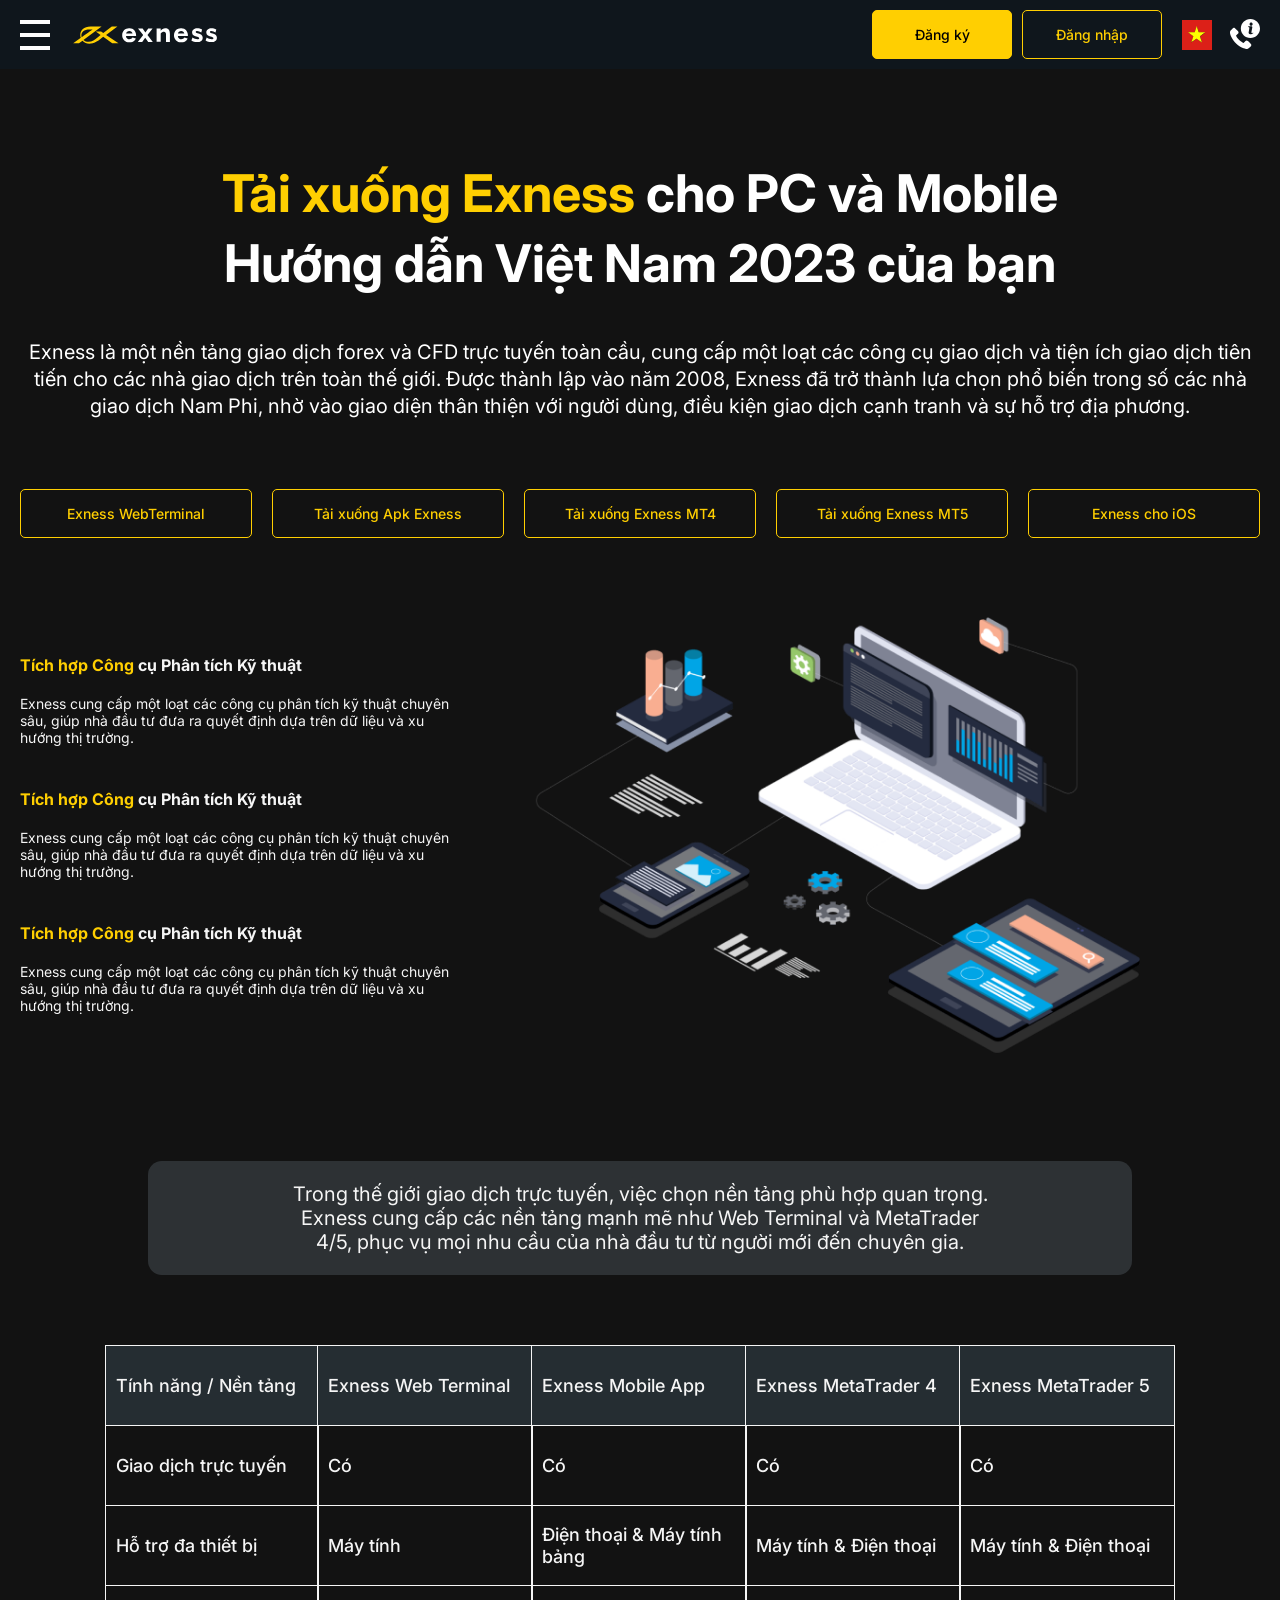
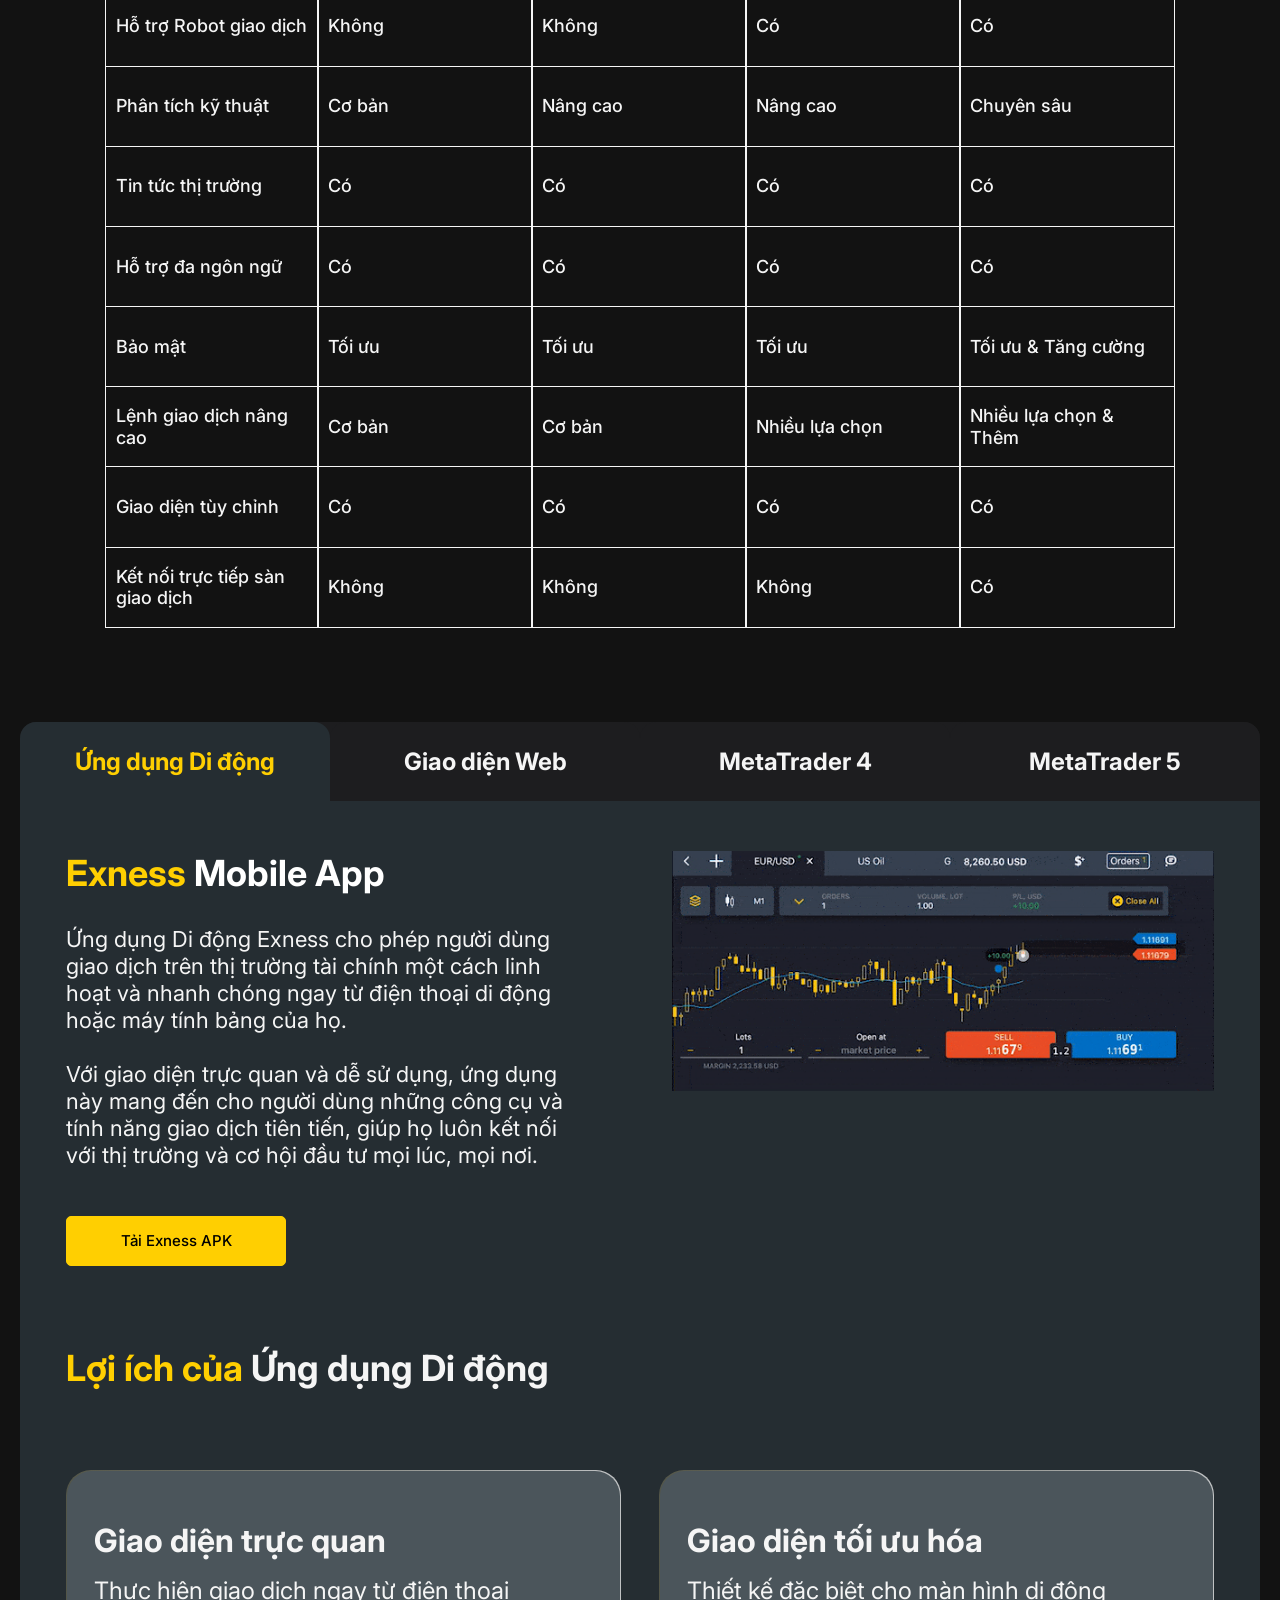
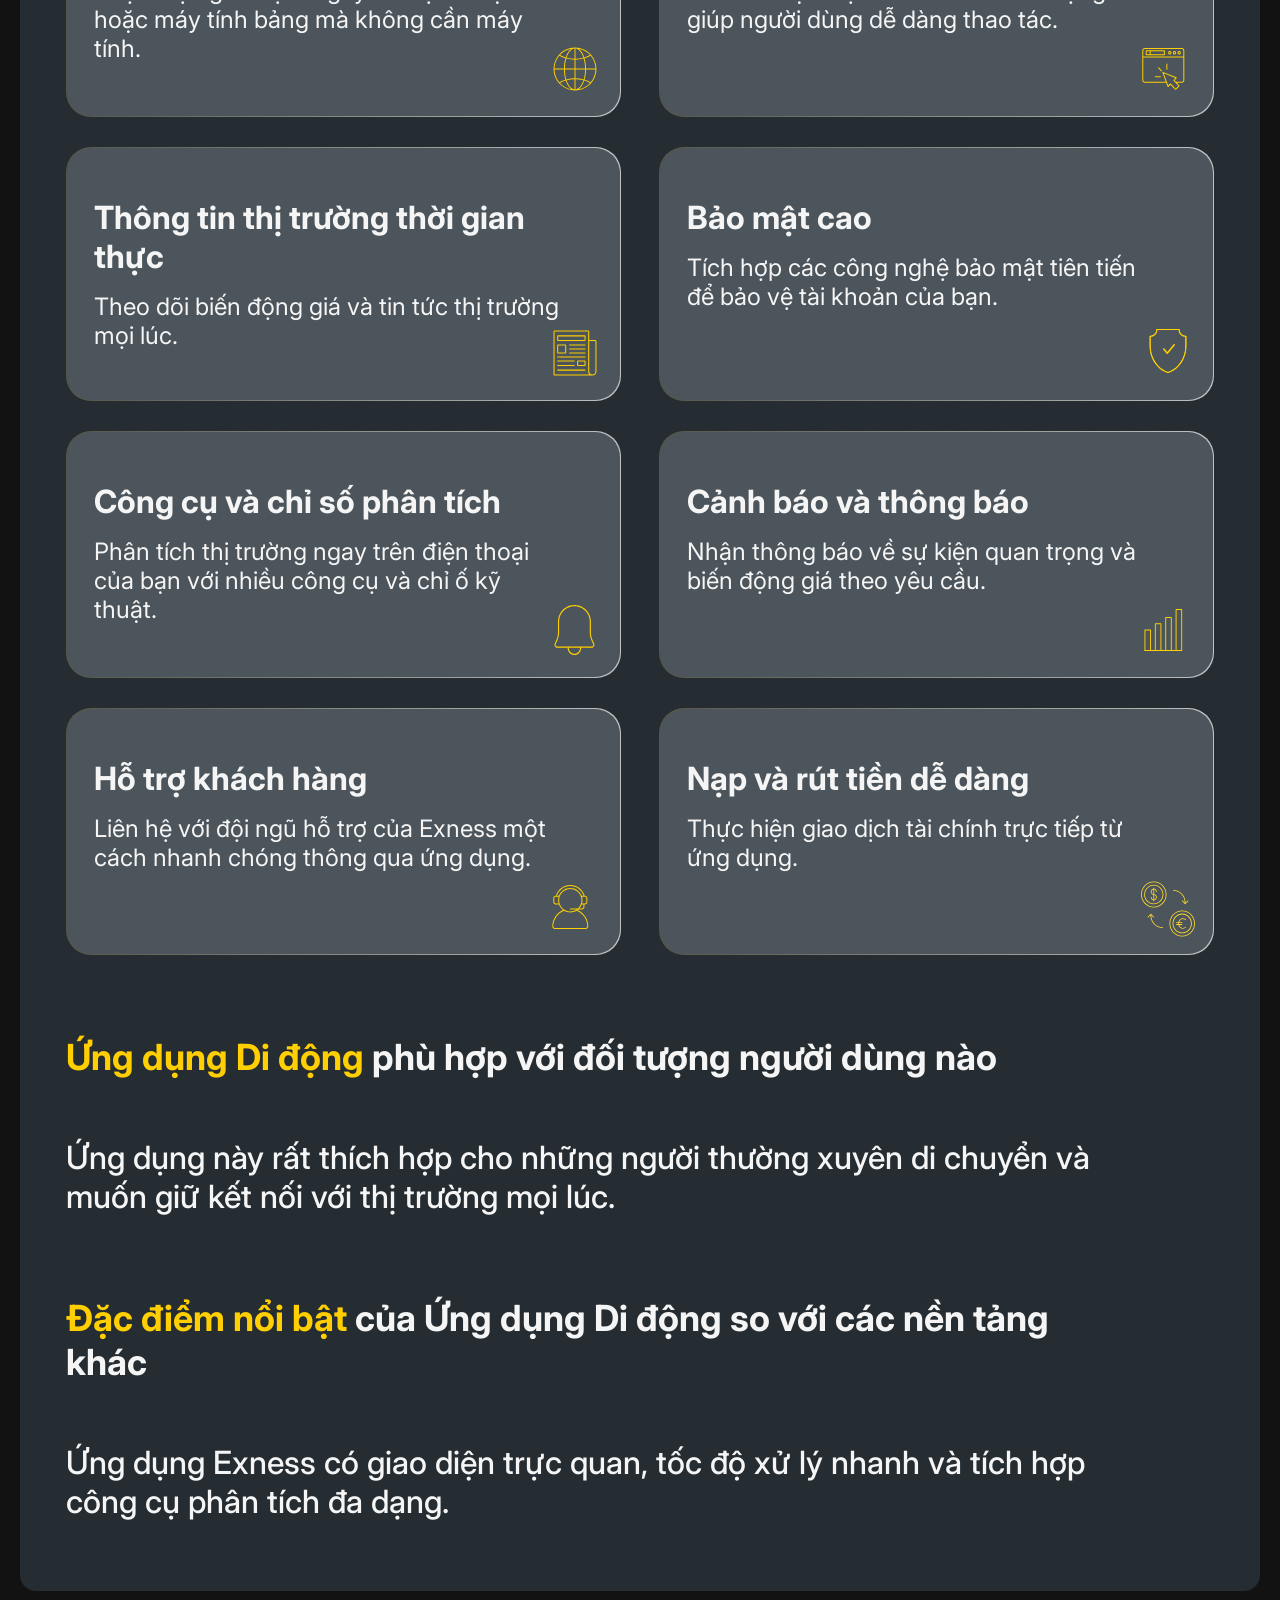
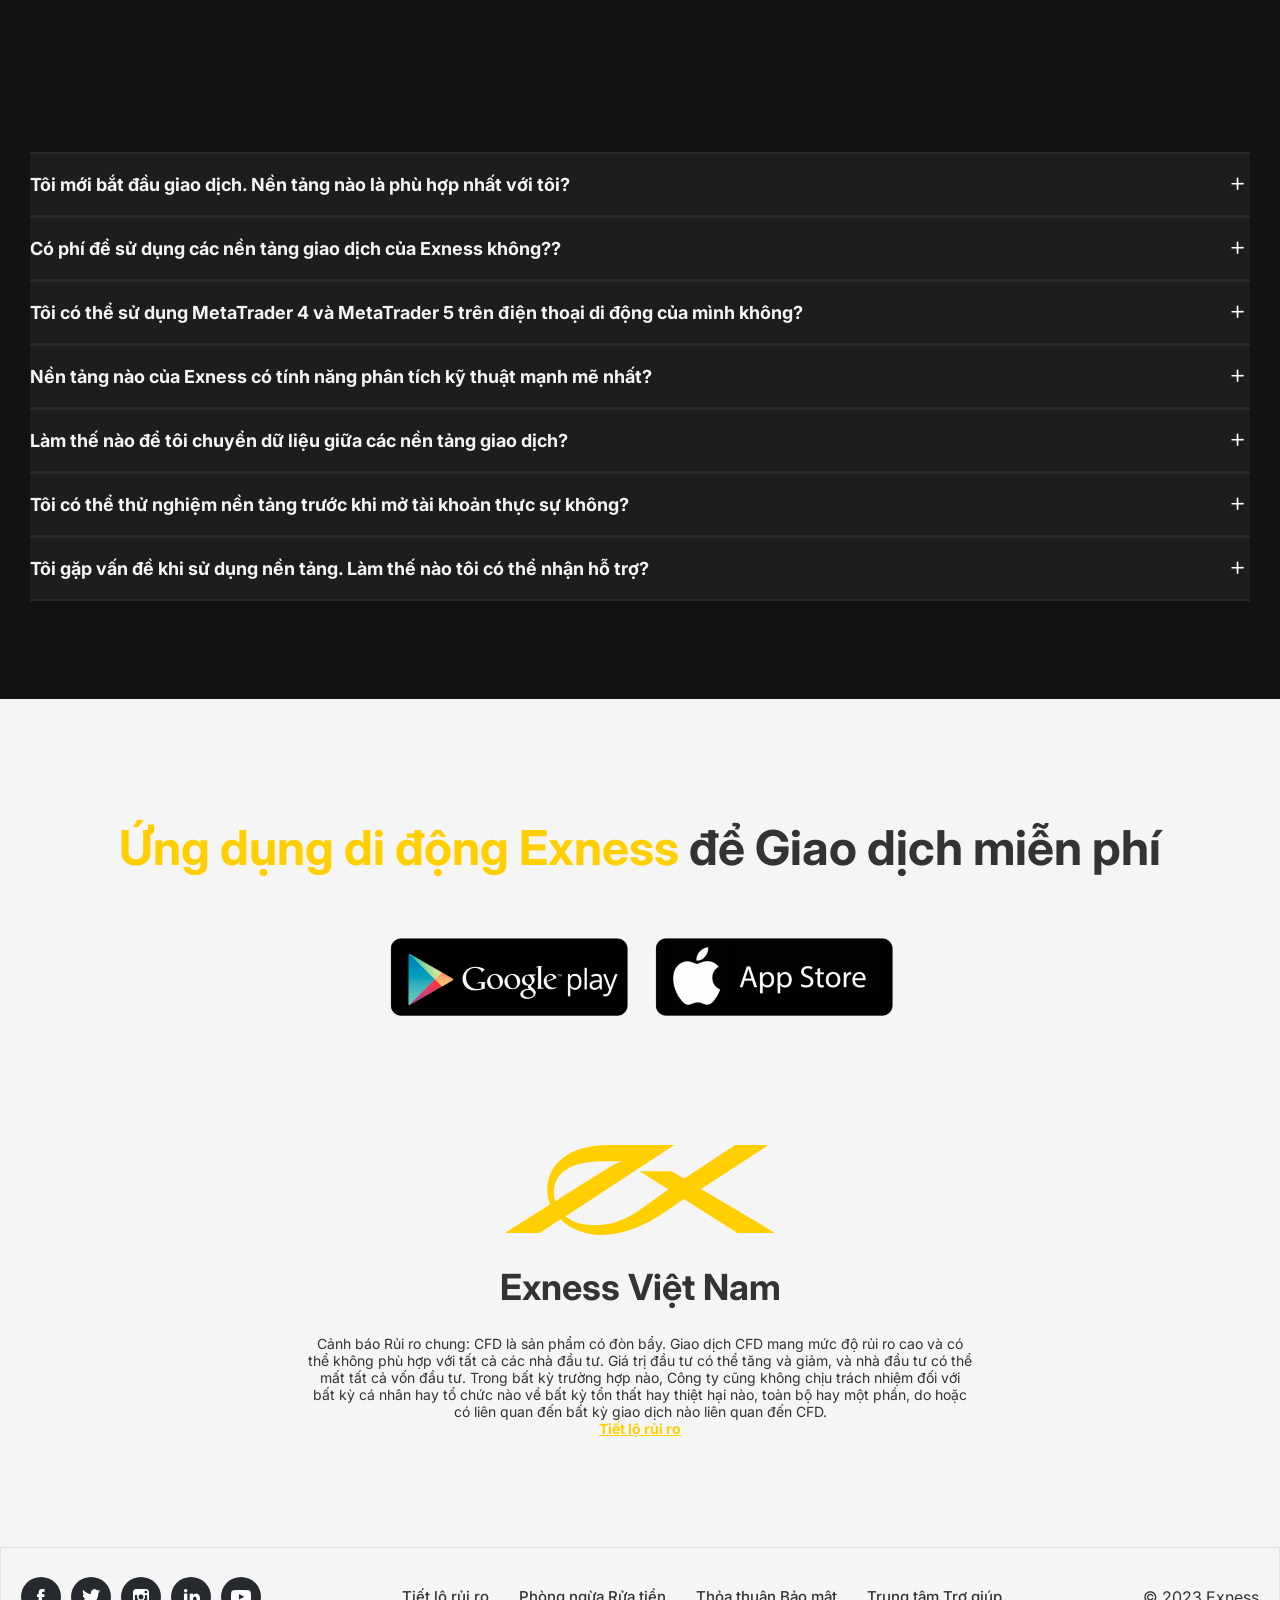
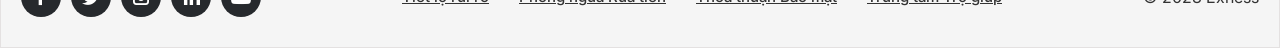
<file: index.html>
<!DOCTYPE html>
<html lang="VI">

<head>
    <title>Exness</title>
    <meta charset="UTF-8" />
    <meta name="format-detection" content="telephone=no" />
    <meta http-equiv="X-UA-Compatible" content="IE=edge" />
    <meta name="viewport" content="width=device-width, initial-scale=1.0" />
    <meta name="description" content="" />

    <link rel="stylesheet" href="https://cdn.jsdelivr.net/npm/swiper@9/swiper-bundle.min.css" />
    <link rel="stylesheet" href="css/reset.min.css" />
    <link rel="stylesheet" href="css/style.min.css" />
    <link rel="shotcut icon" href="/exness-sq-ico.png" type="image/png">

    <!-- Google tag (gtag.js) -->
    <script async src="https://www.googletagmanager.com/gtag/js?id=G-71ZZY35HRP"></script>
    <script>
        window.dataLayer = window.dataLayer || [];
        function gtag() { dataLayer.push(arguments); }
        gtag('js', new Date());

        gtag('config', 'G-71ZZY35HRP');
    </script>

    <!-- Yandex.Metrika counter -->
    <script type="text/javascript">
        (function (m, e, t, r, i, k, a) {
            m[i] = m[i] || function () { (m[i].a = m[i].a || []).push(arguments) };
            m[i].l = 1 * new Date();
            for (var j = 0; j < document.scripts.length; j++) { if (document.scripts[j].src === r) { return; } }
            k = e.createElement(t), a = e.getElementsByTagName(t)[0], k.async = 1, k.src = r, a.parentNode.insertBefore(k, a)
        })
            (window, document, "script", "https://mc.yandex.ru/metrika/tag.js", "ym");

        ym(93260046, "init", {
            clickmap: true,
            trackLinks: true,
            accurateTrackBounce: true,
            webvisor: true
        });
    </script>
    <noscript>
        <div><img src="https://mc.yandex.ru/watch/93260046" style="position:absolute; left:-9999px;" alt="" /></div>
    </noscript>
    <!-- /Yandex.Metrika counter -->

    <meta name="google-site-verification" content="DKIUdn3QFoJvyTbFOxEweJ6kduMSnbMDgB23TDTROa4" />
</head>


<body>
    <div class="wrapper">
        <div id="header">
        </div>
        <main class="page start-page">
            <section class="start-main">
                <div class="start-main__container">
                    <h1 class="start-main__title main__title">
                        <span>Tải xuống Exness</span> cho PC và Mobile Hướng dẫn Việt Nam 2023 của bạn
                    </h1>
                    <p class="start-main__subtitle main__subtitle">
                        <span>Exness là một nền tảng giao dịch forex và CFD trực tuyến toàn cầu, cung cấp một loạt các 
                        công cụ giao dịch và tiện ích giao dịch tiên tiến cho các nhà giao dịch trên toàn 
                        thế giới.</span> 
                        <span>Được thành lập vào năm 2008, Exness đã trở 
                        thành lựa chọn phổ biến trong số các nhà giao dịch Nam Phi, 
                        nhờ vào giao diện thân thiện với người dùng, điều kiện giao dịch cạnh tranh và sự hỗ trợ địa phương.</span>
                    </p>

                    <div class="start-main__downloads">
                        <a href="#"
                            class="start-main__download-btn btn btn-yellow-border" rel="nofollow">
                                <span class="pc-text">Exness WebTerminal</span>
                                <span class="mobile-text">WebTerminal</span>
                            </a>
                            <a href="#"
                            class="start-main__download-btn btn btn-yellow-border" rel="nofollow">
                                <span class="pc-text">Tải xuống Apk Exness</span>
                                <span class="mobile-text">Exness APK</span>
                            </a>
                            <a href="#"
                            class="start-main__download-btn btn btn-yellow-border" rel="nofollow">
                                <span class="pc-text">Tải xuống Exness MT4</span>
                                <span class="mobile-text">Exness MT4</span>
                            </a>
                            <a href="#"
                            class="start-main__download-btn btn btn-yellow-border" rel="nofollow">
                                <span class="pc-text">Tải xuống Exness MT5</span>
                                <span class="mobile-text">Exness MT5</span>
                            </a>
                            <a href="#"
                            class="start-main__download-btn btn btn-yellow-border" rel="nofollow">
                                <span class="pc-text">Exness cho iOS</span>
                                <span class="mobile-text">Exness cho iOS</span>
                            </a>
                    </div>
            </section>

            <section class="info">
                <div class="info__container">
                    <div class="info__body">
                        <div class="info__item">
                            <p class="info__label">
                                <span>Tích hợp Công</span> cụ Phân tích Kỹ thuật
                            </p>
                            <p class="info__text">
                                Exness cung cấp một loạt các công cụ phân tích kỹ
                                thuật chuyên sâu, giúp nhà đầu tư đưa ra quyết
                                định dựa trên dữ liệu và xu hướng thị trường.
                            </p>
                        </div>
                        <div class="info__item">
                            <p class="info__label">
                                <span>Tích hợp Công</span> cụ Phân tích Kỹ thuật
                            </p>
                            <p class="info__text">
                                Exness cung cấp một loạt các công cụ phân tích kỹ
                                thuật chuyên sâu, giúp nhà đầu tư đưa ra quyết
                                định dựa trên dữ liệu và xu hướng thị trường.
                            </p>
                        </div>
                        <div class="info__item">
                            <p class="info__label">
                                <span>Tích hợp Công</span> cụ Phân tích Kỹ thuật
                            </p>
                            <p class="info__text">
                                Exness cung cấp một loạt các công cụ phân tích kỹ
                                thuật chuyên sâu, giúp nhà đầu tư đưa ra quyết
                                định dựa trên dữ liệu và xu hướng thị trường.
                            </p>
                        </div>
                    </div>
                    <div class="info__image">
                        <img src="img/info-img.png" alt="info">
                    </div>
                </div>
            </section>

            <section class="descr-block">
                <div class="descr-block__container">
                    <div class="descr-block__wrapper">
                        <span>Trong thế giới giao dịch trực tuyến, việc chọn nền tảng phù hợp quan trọng. </span>
                        <span>Exness cung cấp các nền tảng mạnh mẽ như Web Terminal và MetaTrader 4/5, 
                        phục vụ mọi nhu cầu của nhà đầu tư từ người mới đến chuyên gia.</span>
                    </div>
                    
                </div>
                
            </section>

            <section class="table">
                <div class="table__container">
                    <div class="table__wrapper">
                        <div class="table__coll _main">
                            <div class="table__cell _header">
                                <span>Tính năng / Nền tảng</span>
                            </div>
                            <div class="table__cell">
                                <span>Giao dịch trực tuyến</span>
                            </div>
                            <div class="table__cell">
                                <span>Hỗ trợ đa thiết bị</span>
                            </div>
                            <div class="table__cell">
                                <span>Hỗ trợ Robot giao dịch</span>
                            </div>
                            <div class="table__cell">
                                <span>Phân tích kỹ thuật</span>
                            </div>
                            <div class="table__cell">
                                <span>Tin tức thị trường</span>
                            </div>
                            <div class="table__cell">
                                <span>Hỗ trợ đa ngôn ngữ</span>
                            </div>
                            <div class="table__cell">
                                <span>Bảo mật</span>
                            </div>
                            <div class="table__cell">
                                <span>Lệnh giao dịch nâng cao</span>
                            </div>
                            <div class="table__cell">
                                <span>Giao diện tùy chỉnh</span>
                            </div>
                            <div class="table__cell">
                                <span>Kết nối trực tiếp sàn giao dịch</span>
                            </div>
                        </div>
                        <div class="table__coll">
                            <div class="table__cell _header">
                                <span>Exness Web Terminal</span>
                            </div>
                            <div class="table__cell">
                                <span>Có</span>
                            </div>
                            <div class="table__cell">
                                <span>Máy tính</span>
                            </div>
                            <div class="table__cell">
                                <span>Không</span>
                            </div>
                            <div class="table__cell">
                                <span>Cơ bản</span>
                            </div>
                            <div class="table__cell">
                                <span>Có</span>
                            </div>
                            <div class="table__cell">
                                <span>Có</span>
                            </div>
                            <div class="table__cell">
                                <span>Tối ưu</span>
                            </div>
                            <div class="table__cell">
                                <span>Cơ bản</span>
                            </div>
                            <div class="table__cell">
                                <span>Có</span>
                            </div>
                            <div class="table__cell">
                                <span>Không</span>
                            </div>
                        </div>

                        <div class="table__coll _main">
                            <div class="table__cell _header">
                                <span>Tính năng / Nền tảng</span>
                            </div>
                            <div class="table__cell">
                                <span>Giao dịch trực tuyến</span>
                            </div>
                            <div class="table__cell">
                                <span>Hỗ trợ đa thiết bị</span>
                            </div>
                            <div class="table__cell">
                                <span>Hỗ trợ Robot giao dịch</span>
                            </div>
                            <div class="table__cell">
                                <span>Phân tích kỹ thuật</span>
                            </div>
                            <div class="table__cell">
                                <span>Tin tức thị trường</span>
                            </div>
                            <div class="table__cell">
                                <span>Hỗ trợ đa ngôn ngữ</span>
                            </div>
                            <div class="table__cell">
                                <span>Bảo mật</span>
                            </div>
                            <div class="table__cell">
                                <span>Lệnh giao dịch nâng cao</span>
                            </div>
                            <div class="table__cell">
                                <span>Giao diện tùy chỉnh</span>
                            </div>
                            <div class="table__cell">
                                <span>Kết nối trực tiếp sàn giao dịch</span>
                            </div>
                        </div>
                        <div class="table__coll">
                            <div class="table__cell _header">
                                <span>Exness Mobile App</span>
                            </div>
                            <div class="table__cell">
                                <span>Có</span>
                            </div>
                            <div class="table__cell">
                                <span>Điện thoại &amp; Máy tính bảng</span>
                            </div>
                            <div class="table__cell">
                                <span>Không</span>
                            </div>
                            <div class="table__cell">
                                <span>Nâng cao</span>
                            </div>
                            <div class="table__cell">
                                <span>Có</span>
                            </div>
                            <div class="table__cell">
                                <span>Có</span>
                            </div>
                            <div class="table__cell">
                                <span>Tối ưu</span>
                            </div>
                            <div class="table__cell">
                                <span>Cơ bản</span>
                            </div>
                            <div class="table__cell">
                                <span>Có</span>
                            </div>
                            <div class="table__cell">
                                <span>Không</span>
                            </div>
                        </div>

                        <div class="table__coll _main">
                            <div class="table__cell _header">
                                <span>Tính năng / Nền tảng</span>
                            </div>
                            <div class="table__cell">
                                <span>Giao dịch trực tuyến</span>
                            </div>
                            <div class="table__cell">
                                <span>Hỗ trợ đa thiết bị</span>
                            </div>
                            <div class="table__cell">
                                <span>Hỗ trợ Robot giao dịch</span>
                            </div>
                            <div class="table__cell">
                                <span>Phân tích kỹ thuật</span>
                            </div>
                            <div class="table__cell">
                                <span>Tin tức thị trường</span>
                            </div>
                            <div class="table__cell">
                                <span>Hỗ trợ đa ngôn ngữ</span>
                            </div>
                            <div class="table__cell">
                                <span>Bảo mật</span>
                            </div>
                            <div class="table__cell">
                                <span>Lệnh giao dịch nâng cao</span>
                            </div>
                            <div class="table__cell">
                                <span>Giao diện tùy chỉnh</span>
                            </div>
                            <div class="table__cell">
                                <span>Kết nối trực tiếp sàn giao dịch</span>
                            </div>
                        </div>
                        <div class="table__coll">
                            <div class="table__cell _header">
                                <span>Exness MetaTrader 4</span>
                            </div>
                            <div class="table__cell">
                                <span>Có</span>
                            </div>
                            <div class="table__cell">
                                <span>Máy tính &amp; Điện thoại</span>
                            </div>
                            <div class="table__cell">
                                <span>Có</span>
                            </div>
                            <div class="table__cell">
                                <span>Nâng cao</span>
                            </div>
                            <div class="table__cell">
                                <span>Có</span>
                            </div>
                            <div class="table__cell">
                                <span>Có</span>
                            </div>
                            <div class="table__cell">
                                <span>Tối ưu</span>
                            </div>
                            <div class="table__cell">
                                <span>Nhiều lựa chọn</span>
                            </div>
                            <div class="table__cell">
                                <span>Có</span>
                            </div>
                            <div class="table__cell">
                                <span>Không</span>
                            </div>
                        </div>

                        <div class="table__coll _main">
                            <div class="table__cell _header">
                                <span>Tính năng / Nền tảng</span>
                            </div>
                            <div class="table__cell">
                                <span>Giao dịch trực tuyến</span>
                            </div>
                            <div class="table__cell">
                                <span>Hỗ trợ đa thiết bị</span>
                            </div>
                            <div class="table__cell">
                                <span>Hỗ trợ Robot giao dịch</span>
                            </div>
                            <div class="table__cell">
                                <span>Phân tích kỹ thuật</span>
                            </div>
                            <div class="table__cell">
                                <span>Tin tức thị trường</span>
                            </div>
                            <div class="table__cell">
                                <span>Hỗ trợ đa ngôn ngữ</span>
                            </div>
                            <div class="table__cell">
                                <span>Bảo mật</span>
                            </div>
                            <div class="table__cell">
                                <span>Lệnh giao dịch nâng cao</span>
                            </div>
                            <div class="table__cell">
                                <span>Giao diện tùy chỉnh</span>
                            </div>
                            <div class="table__cell">
                                <span>Kết nối trực tiếp sàn giao dịch</span>
                            </div>
                        </div>
                        <div class="table__coll">
                            <div class="table__cell _header">
                                <span>Exness MetaTrader 5</span>
                            </div>
                            <div class="table__cell">
                                <span>Có</span>
                            </div>
                            <div class="table__cell">
                                <span>Máy tính &amp; Điện thoại</span>
                            </div>
                            <div class="table__cell">
                                <span>Có</span>
                            </div>
                            <div class="table__cell">
                                <span>Chuyên sâu</span>
                            </div>
                            <div class="table__cell">
                                <span>Có</span>
                            </div>
                            <div class="table__cell">
                                <span>Có</span>
                            </div>
                            <div class="table__cell">
                                <span>Tối ưu &amp; Tăng cường</span>
                            </div>
                            <div class="table__cell">
                                <span>Nhiều lựa chọn &amp; Thêm</span>
                            </div>
                            <div class="table__cell">
                                <span>Có</span>
                            </div>
                            <div class="table__cell">
                                <span>Có</span>
                            </div>
                        </div>
                    </div>
            </section>

            <section class="start-platforms plaforms">
                <div class="platforms__container">
                    <div class="platforms__tabs tabs" data-tabs>
                        <div class="tabs__buttons">
                            <button class="tabs__button" data-tab-button>
                              <span class="pc-text">Ứng dụng Di động</span>
                              <span class="mobile-text">Apk</span>
                            </button>
                            <button class="tabs__button" data-tab-button>
                              <span class="pc-text">Giao diện Web</span>
                              <span class="mobile-text">Web</span>
                            </button>
                            <button class="tabs__button" data-tab-button>
                              <span class="pc-text">MetaTrader 4</span>
                              <span class="mobile-text">MT4</span>
                            </button>
                            <button class="tabs__button" data-tab-button>
                              <span class="pc-text">MetaTrader 5</span>
                              <span class="mobile-text">MT5</span>
                            </button>
                        </div>
                        <div class="tabs__content">
                            <div class="tabs__content-item" data-tab-content>
                              <div class="platforms__item platform">
                                <div class="platform__body">
                                  <div class="platform__info">
                                    <h3 class="platform__title"><span>Exness</span> Mobile App</h3>
                                    <p class="platform__desc">
                                        Ứng dụng Di động Exness cho phép người dùng giao dịch trên thị 
                                        trường tài chính một cách linh hoạt và nhanh chóng ngay từ điện 
                                        thoại di động hoặc máy tính bảng của họ. <br>
                                        <br>
                                        Với giao diện trực quan và dễ sử dụng, ứng dụng này mang đến cho 
                                        người dùng những công cụ và tính năng giao dịch tiên tiến, giúp 
                                        họ luôn kết nối với thị trường và cơ hội đầu tư mọi lúc, mọi nơi.
                                    </p>
                                  </div>
                                  <div class="platform__image">
                                    <img src="img/platforms/exness-trader-app.gif" alt="trader app">
                                  </div>
                                </div>
                                <div class="platform__footer">
                                  <div class="platform__footer-btns">
                                    <a href="https://one.exness-track.com/a/37q68t4bi7/?campaign=14564&amp;platform=mobile&amp;track1=main" class="platform__footer-btn btn btn-yellow btn-lg" rel="nofollow">Tải Exness APK</a>
                                  </div>
                                </div>
                                <div class="platform__advantages">
                                    <h4 class="platform__label"><span>Lợi ích của</span> Ứng dụng Di động</h4>

                                    <div class="platform__advantages-items">
                                        <div class="platform__advantage">
                                            <div class="platform__advantage-wrapper">
                                                <div class="platform__advantage-icon">
                                                    <svg width="70" height="70" viewBox="0 0 70 70" fill="none" xmlns="http://www.w3.org/2000/svg">
                                                        <path d="M51.2017 20.9665C51.1826 20.9441 51.1669 20.9188 51.1445 20.9007C47.2096 16.401 41.4334 13.55 34.9998 13.55C28.5691 13.55 22.7943 16.3986 18.8594 20.896C18.8189 20.9279 18.7865 20.9689 18.7569 21.0142C15.5161 24.7727 13.5498 29.6595 13.5498 35C13.5498 40.3359 15.5127 45.2188 18.7483 48.9759C18.776 49.0217 18.8103 49.0598 18.8494 49.0922C22.7843 53.5962 28.5634 56.45 34.9998 56.45C46.8273 56.45 56.4498 46.8276 56.4498 35C56.4498 29.6371 54.4669 24.7312 51.2017 20.9665ZM50.7198 48.1346C48.6749 47.1141 46.6247 46.2942 44.5708 45.6736C45.4655 42.6572 45.9927 39.1818 46.0346 35.4767H55.4845C55.374 40.2848 53.6036 44.6888 50.7198 48.1346ZM14.5151 35.4767H23.965C24.0069 39.1823 24.5341 42.6572 25.4288 45.6736C23.3753 46.2942 21.3252 47.1145 19.2803 48.1351C16.396 44.6892 14.6256 40.2853 14.5151 35.4767ZM19.2803 21.8645C21.3252 22.8851 23.3753 23.7054 25.4288 24.3261C24.5341 27.3429 24.0069 30.8178 23.965 34.5234H14.5151C14.6256 29.7148 16.3965 25.3104 19.2803 21.8645ZM35.4765 25.7661C38.2135 25.7251 40.9505 25.3304 43.6823 24.582C44.536 27.5088 45.0403 30.9012 45.0813 34.5234H35.4765V25.7661ZM35.4765 24.807V14.5282C38.7807 14.8423 41.6731 18.4011 43.4001 23.6683C40.7622 24.3866 38.1196 24.766 35.4765 24.807ZM34.5231 24.807C31.88 24.766 29.2374 24.3866 26.5995 23.6683C28.326 18.4006 31.2189 14.8418 34.5231 14.5282V24.807ZM34.5231 25.7661V34.5234H24.9178C24.9588 30.9012 25.4631 27.5088 26.3168 24.582C29.0491 25.3309 31.7856 25.7251 34.5231 25.7661ZM24.9178 35.4767H34.5231V44.2336C31.7856 44.2745 29.0491 44.6692 26.3173 45.4176C25.4631 42.4909 24.9588 39.0989 24.9178 35.4767ZM34.5231 45.1926V55.4724C31.2189 55.1583 28.326 51.5995 26.599 46.3318C29.2369 45.613 31.88 45.2331 34.5231 45.1926ZM35.4765 45.1926C38.1196 45.2336 40.7627 45.6126 43.4006 46.3314C41.6736 51.599 38.7807 55.1583 35.4765 55.4719V45.1926ZM35.4765 44.2336V35.4767H45.0818C45.0408 39.0984 44.5365 42.4904 43.6828 45.4171C40.951 44.6687 38.214 44.2745 35.4765 44.2336ZM46.0346 34.5234C45.9927 30.8178 45.4655 27.3429 44.5708 24.3261C46.6243 23.7054 48.6744 22.8856 50.7193 21.8645C53.6036 25.3104 55.374 29.7148 55.4845 34.5234H46.0346ZM50.0682 21.1233C48.1444 22.069 46.2162 22.8327 44.2848 23.4142C42.9935 19.5217 41.074 16.4863 38.8046 14.8628C43.2194 15.6955 47.1386 17.9449 50.0682 21.1233ZM31.1955 14.8633C28.9261 16.4868 27.0071 19.5222 25.7153 23.4147C23.7838 22.8327 21.8552 22.069 19.9319 21.1238C22.861 17.9449 26.7806 15.6955 31.1955 14.8633ZM19.9319 48.8768C21.8552 47.9311 23.7838 47.1674 25.7153 46.5854C27.0066 50.4784 28.9261 53.5138 31.1955 55.1368C26.7806 54.3046 22.861 52.0552 19.9319 48.8768ZM38.8046 55.1368C41.074 53.5133 42.9935 50.4779 44.2848 46.5849C46.2162 47.167 48.1444 47.9311 50.0677 48.8768C47.1381 52.0552 43.219 54.3046 38.8046 55.1368Z" fill="#FFCF01"/>
                                                        </svg>
                                                        
                                                </div>
                                                <p class="platform__advantage-label">Giao diện trực quan</p>
                                                <p class="platform__advantage-descr">
                                                    Thực hiện giao dịch ngay từ điện thoại hoặc 
                                                    máy tính bảng mà không cần máy tính.
                                                </p>
                                            </div>
                                        </div>
                                        <div class="platform__advantage">
                                            <div class="platform__advantage-wrapper">
                                                <div class="platform__advantage-icon">
                                                    <svg width="79" height="70" viewBox="0 0 79 70" fill="none" xmlns="http://www.w3.org/2000/svg">
                                                        <path fill-rule="evenodd" clip-rule="evenodd" d="M43.3742 30.1137V35.4447C43.3742 35.5829 43.3223 35.7153 43.23 35.813C43.1377 35.9106 43.0124 35.9655 42.8819 35.9655C42.7513 35.9655 42.6261 35.9106 42.5337 35.813C42.4414 35.7153 42.3895 35.5829 42.3895 35.4447V30.1137C42.3895 29.9756 42.4414 29.8431 42.5337 29.7454C42.6261 29.6478 42.7513 29.5929 42.8819 29.5929C43.0124 29.5929 43.1377 29.6478 43.23 29.7454C43.3223 29.8431 43.3742 29.9756 43.3742 30.1137ZM36.8096 42.6935C36.8097 42.7619 36.797 42.8296 36.7723 42.8928C36.7476 42.956 36.7114 43.0134 36.6657 43.0617C36.62 43.1101 36.5658 43.1485 36.5061 43.1746C36.4464 43.2008 36.3824 43.2143 36.3177 43.2143H31.2777C31.1472 43.2143 31.0219 43.1594 30.9296 43.0618C30.8373 42.9641 30.7854 42.8316 30.7854 42.6935C30.7854 42.5554 30.8373 42.423 30.9296 42.3253C31.0219 42.2276 31.1472 42.1728 31.2777 42.1728H36.3177C36.3824 42.1728 36.4464 42.1862 36.5061 42.2124C36.5658 42.2386 36.62 42.277 36.6657 42.3253C36.7114 42.3737 36.7476 42.4311 36.7723 42.4943C36.797 42.5575 36.8097 42.6252 36.8096 42.6935ZM37.7406 36.429C37.7863 36.4773 37.8225 36.5347 37.8472 36.5979C37.872 36.661 37.8847 36.7287 37.8847 36.797C37.8847 36.8654 37.872 36.933 37.8472 36.9962C37.8225 37.0593 37.7863 37.1167 37.7406 37.165C37.6949 37.2133 37.6407 37.2517 37.581 37.2778C37.5213 37.304 37.4573 37.3174 37.3927 37.3174C37.3281 37.3174 37.2641 37.304 37.2044 37.2778C37.1447 37.2517 37.0905 37.2133 37.0448 37.165L34.2686 34.2295C34.1763 34.1317 34.1244 33.9992 34.1245 33.861C34.1245 33.7229 34.1764 33.5904 34.2688 33.4927C34.3612 33.3951 34.4865 33.3402 34.6171 33.3403C34.7477 33.3403 34.873 33.3953 34.9653 33.493L37.7406 36.429ZM22.7177 17.2974H25.6917V20.1381H22.7177V17.2974ZM39.8835 20.1381H26.6759V17.2974H39.8826V20.1381H39.8835ZM22.2258 21.1792H40.3759C40.5064 21.1792 40.6317 21.1243 40.724 21.0267C40.8163 20.929 40.8682 20.7965 40.8682 20.6584V16.7771C40.8683 16.7086 40.8557 16.6408 40.831 16.5776C40.8063 16.5143 40.77 16.4568 40.7243 16.4084C40.6786 16.36 40.6242 16.3216 40.5644 16.2954C40.5047 16.2692 40.4406 16.2558 40.3759 16.2558H22.2258C22.0952 16.256 21.97 16.3109 21.8776 16.4087C21.7853 16.5064 21.7335 16.6389 21.7335 16.7771V20.6584C21.7336 20.7965 21.7855 20.9289 21.8778 21.0265C21.9701 21.1241 22.0953 21.1791 22.2258 21.1792ZM45.7892 18.0018C45.9232 18.0017 46.0541 18.0436 46.1656 18.1223C46.277 18.2009 46.3639 18.3128 46.4152 18.4437C46.4665 18.5746 46.4799 18.7186 46.4538 18.8576C46.4277 18.9966 46.3632 19.1243 46.2685 19.2245C46.1737 19.3247 46.053 19.3929 45.9216 19.4205C45.7903 19.4481 45.6541 19.4339 45.5303 19.3796C45.4066 19.3254 45.3008 19.2335 45.2264 19.1156C45.1521 18.9978 45.1124 18.8592 45.1125 18.7175C45.1127 18.5277 45.184 18.3457 45.3109 18.2115C45.4377 18.0773 45.6098 18.0019 45.7892 18.0018ZM45.7892 20.4743C46.1177 20.4742 46.4387 20.3711 46.7118 20.178C46.9849 19.9849 47.1977 19.7105 47.3233 19.3895C47.4489 19.0684 47.4818 18.7152 47.4176 18.3745C47.3535 18.0337 47.1953 17.7207 46.963 17.4751C46.7307 17.2295 46.4347 17.0622 46.1126 16.9944C45.7904 16.9267 45.4565 16.9615 45.153 17.0945C44.8496 17.2275 44.5902 17.4527 44.4077 17.7415C44.2253 18.0304 44.1279 18.3701 44.1279 18.7175C44.1282 19.1834 44.3034 19.6301 44.6149 19.9595C44.9264 20.2889 45.3487 20.474 45.7892 20.4743ZM50.5058 18.0018C50.6398 18.0017 50.7707 18.0436 50.8822 18.1223C50.9936 18.2009 51.0805 18.3128 51.1318 18.4437C51.1831 18.5746 51.1965 18.7186 51.1704 18.8576C51.1443 18.9966 51.0798 19.1243 50.9851 19.2245C50.8903 19.3247 50.7696 19.3929 50.6382 19.4205C50.5069 19.4481 50.3707 19.4339 50.2469 19.3796C50.1232 19.3254 50.0174 19.2335 49.9431 19.1156C49.8687 18.9978 49.829 18.8592 49.8291 18.7175C49.8294 18.5278 49.9007 18.3459 50.0276 18.2117C50.1544 18.0775 50.3264 18.002 50.5058 18.0018ZM50.5058 20.4743C50.8343 20.4743 51.1554 20.3713 51.4285 20.1782C51.7016 19.9852 51.9145 19.7108 52.0402 19.3898C52.1659 19.0688 52.1988 18.7156 52.1347 18.3748C52.0707 18.034 51.9125 17.721 51.6802 17.4753C51.4479 17.2296 51.152 17.0623 50.8298 16.9945C50.5076 16.9267 50.1737 16.9615 49.8702 17.0944C49.5667 17.2274 49.3073 17.4526 49.1248 17.7415C48.9423 18.0304 48.8449 18.37 48.8449 18.7175C48.8454 19.1833 49.0206 19.6298 49.3319 19.9592C49.6433 20.2885 50.0655 20.4738 50.5058 20.4743ZM55.2219 18.0018C55.3559 18.0019 55.4867 18.044 55.598 18.1227C55.7093 18.2015 55.7961 18.3135 55.8472 18.4444C55.8984 18.5753 55.9117 18.7193 55.8855 18.8582C55.8593 18.9971 55.7947 19.1247 55.6999 19.2248C55.6052 19.3249 55.4845 19.393 55.3531 19.4206C55.2217 19.4481 55.0856 19.4338 54.9619 19.3795C54.8382 19.3252 54.7325 19.2334 54.6582 19.1155C54.5839 18.9977 54.5442 18.8592 54.5443 18.7175C54.5448 18.5277 54.6164 18.3458 54.7434 18.2116C54.8704 18.0775 55.0425 18.002 55.2219 18.0018ZM55.2219 20.4743C55.5504 20.474 55.8713 20.3707 56.1443 20.1775C56.4172 19.9843 56.6299 19.7098 56.7554 19.3888C56.8809 19.0677 56.9136 18.7146 56.8493 18.3739C56.7851 18.0332 56.6268 17.7203 56.3944 17.4748C56.1621 17.2292 55.8662 17.062 55.544 16.9944C55.2219 16.9267 54.888 16.9616 54.5846 17.0946C54.2812 17.2276 54.0219 17.4528 53.8395 17.7416C53.657 18.0305 53.5597 18.3701 53.5597 18.7175C53.5604 19.1835 53.7358 19.6301 54.0474 19.9594C54.359 20.2887 54.7814 20.4739 55.2219 20.4743ZM57.9655 47.7956C58.3255 47.7948 58.6706 47.6431 58.9252 47.3738C59.1798 47.1045 59.3232 46.7395 59.3239 46.3586V23.435H19.2928V46.3586C19.2933 46.7397 19.4366 47.1049 19.6914 47.3743C19.9461 47.6437 20.2915 47.7952 20.6517 47.7956H41.7721L38.4145 38.5511C38.3804 38.4571 38.3728 38.3548 38.3926 38.2564C38.4124 38.158 38.4587 38.0677 38.5259 37.9966C38.5931 37.9254 38.6784 37.8764 38.7714 37.8554C38.8645 37.8344 38.9612 37.8423 39.0501 37.8783L52.4485 43.3219C52.5252 43.3529 52.5933 43.4037 52.6466 43.4697C52.7 43.5356 52.7368 43.6147 52.7538 43.6996C52.7709 43.7845 52.7675 43.8726 52.7441 43.9558C52.7207 44.039 52.678 44.1146 52.6198 44.1759L50.5553 46.3606L51.9123 47.7956H57.9655ZM51.6309 54.7452L46.7818 49.615C46.7361 49.5667 46.6818 49.5283 46.6221 49.5022C46.5623 49.476 46.4983 49.4625 46.4337 49.4625C46.369 49.4625 46.305 49.476 46.2453 49.5022C46.1855 49.5283 46.1312 49.5667 46.0855 49.615L44.2086 51.6009L39.7286 39.2698L51.3859 44.0085L49.509 45.9944C49.4631 46.0426 49.4267 46.0999 49.4019 46.1631C49.377 46.2262 49.3642 46.2939 49.3642 46.3624C49.3642 46.4308 49.377 46.4985 49.4019 46.5616C49.4267 46.6248 49.4631 46.6821 49.509 46.7303L54.36 51.8576L51.6309 54.7452ZM20.6517 15.041C20.2915 15.0414 19.9461 15.1929 19.6914 15.4623C19.4366 15.7317 19.2933 16.0969 19.2928 16.478V22.3945H59.3258V16.478C59.3251 16.0971 59.1817 15.7321 58.9271 15.4628C58.6725 15.1935 58.3274 15.0418 57.9673 15.041H20.6517ZM57.9673 14H20.6517C20.0305 14.0005 19.4349 14.2617 18.9956 14.7263C18.5563 15.1909 18.3092 15.8209 18.3086 16.478V46.3586C18.3093 47.0157 18.5565 47.6456 18.9957 48.1101C19.435 48.5747 20.0306 48.836 20.6517 48.8366H42.1506L43.5613 52.7214C43.5907 52.8024 43.6387 52.8744 43.701 52.9308C43.7634 52.9872 43.8381 53.0262 43.9183 53.0442C43.9986 53.0623 44.0818 53.0588 44.1605 53.0342C44.2391 53.0095 44.3107 52.9644 44.3687 52.903L46.4341 50.7183L51.2828 55.848C51.3751 55.9453 51.5001 56 51.6305 56C51.7608 56 51.8858 55.9453 51.9781 55.848L55.4058 52.2248C55.4976 52.1268 55.549 51.9945 55.549 51.8566C55.549 51.7186 55.4976 51.5863 55.4058 51.4883L52.8965 48.8366H57.9673C58.5881 48.8352 59.183 48.5736 59.6218 48.1092C60.0607 47.6447 60.3076 47.0153 60.3086 46.3586V16.478C60.3077 15.8213 60.0608 15.1918 59.622 14.7273C59.1831 14.2628 58.5881 14.0013 57.9673 14Z" fill="#FFCF01"/>
                                                        </svg>                                                        
                                                        
                                                </div>
                                                <p class="platform__advantage-label">Giao diện tối ưu hóa</p>
                                                <p class="platform__advantage-descr">
                                                    Thiết kế đặc biệt cho màn hình di động giúp người dùng dễ dàng thao tác.
                                                </p>
                                            </div>
                                        </div>
                                        <div class="platform__advantage">
                                            <div class="platform__advantage-wrapper">
                                                <div class="platform__advantage-icon">
                                                    <svg width="70" height="70" viewBox="0 0 70 70" fill="none" xmlns="http://www.w3.org/2000/svg">
                                                        <path d="M18.0241 22.9965H44.6883C45.1792 22.9965 45.5739 22.6093 45.5739 22.1279V18.2349C45.5739 17.7535 45.1792 17.3663 44.6883 17.3663H18.0241C17.5332 17.3663 17.1385 17.7535 17.1385 18.2349V22.1279C17.1385 22.5988 17.5439 22.9965 18.0241 22.9965ZM44.539 21.9709H18.1948V18.3918H44.539V21.9709Z" fill="#FFCF01"/>
                                                        <path d="M17.6613 48.029H34.2637C34.5518 48.029 34.7866 47.7988 34.7866 47.5162C34.7866 47.2337 34.5518 47.0034 34.2637 47.0034H17.6613C17.3732 47.0034 17.1384 47.2337 17.1384 47.5162C17.1384 47.7988 17.3732 48.029 17.6613 48.029Z" fill="#FFCF01"/>
                                                        <path d="M17.6613 52.6336H45.0511C45.3392 52.6336 45.5739 52.4034 45.5739 52.1209C45.5739 51.8383 45.3392 51.6081 45.0511 51.6081H17.6613C17.3732 51.6081 17.1384 51.8383 17.1384 52.1209C17.1384 52.4034 17.3732 52.6336 17.6613 52.6336Z" fill="#FFCF01"/>
                                                        <path d="M17.6613 43.4349H34.2638C34.5519 43.4349 34.7866 43.2046 34.7866 42.9221C34.7866 42.6395 34.5519 42.4093 34.2638 42.4093H17.6613C17.3732 42.4093 17.1385 42.6395 17.1385 42.9221C17.1385 43.2046 17.3732 43.4349 17.6613 43.4349Z" fill="#FFCF01"/>
                                                        <path d="M17.6613 39.4686H45.0511C45.3392 39.4686 45.5739 39.2384 45.5739 38.9558C45.5739 38.6732 45.3392 38.443 45.0511 38.443H17.6613C17.3732 38.443 17.1384 38.6732 17.1384 38.9558C17.1384 39.2384 17.3732 39.4686 17.6613 39.4686Z" fill="#FFCF01"/>
                                                        <path d="M29.633 35.5127H45.0511C45.3392 35.5127 45.5739 35.2825 45.5739 34.9999C45.5739 34.7174 45.3392 34.4872 45.0511 34.4872H29.633C29.3449 34.4872 29.1101 34.7174 29.1101 34.9999C29.1208 35.2825 29.3449 35.5127 29.633 35.5127Z" fill="#FFCF01"/>
                                                        <path d="M29.633 31.5465H45.0511C45.3392 31.5465 45.5739 31.3162 45.5739 31.0337C45.5739 30.7511 45.3392 30.5209 45.0511 30.5209H29.633C29.3449 30.5209 29.1101 30.7511 29.1101 31.0337C29.1101 31.3162 29.3449 31.5465 29.633 31.5465Z" fill="#FFCF01"/>
                                                        <path d="M29.633 27.5907H45.0511C45.3392 27.5907 45.5739 27.3605 45.5739 27.0779C45.5739 26.7954 45.3392 26.5651 45.0511 26.5651H29.633C29.3449 26.5651 29.1102 26.7954 29.1102 27.0779C29.1102 27.3605 29.3449 27.5907 29.633 27.5907Z" fill="#FFCF01"/>
                                                        <path d="M18.1735 35.5128H25.1943C25.7599 35.5128 26.2293 35.0628 26.2293 34.4977V27.5802C26.2293 27.0256 25.7705 26.5651 25.1943 26.5651H18.1735C17.608 26.5651 17.1385 27.0151 17.1385 27.5802V34.4977C17.1385 35.0523 17.608 35.5128 18.1735 35.5128ZM25.1837 34.4872H18.1842V27.5907H25.1837V34.4872Z" fill="#FFCF01"/>
                                                        <path d="M38.0729 48.029H44.5603C45.1151 48.029 45.5739 47.579 45.5739 47.0349V43.4035C45.5739 42.8593 45.1151 42.4093 44.5603 42.4093H38.0729C37.5181 42.4093 37.0593 42.8593 37.0593 43.4035V47.0349C37.0593 47.579 37.5074 48.029 38.0729 48.029ZM44.5389 47.0035H38.0943V43.4244H44.5283V47.0035H44.5389Z" fill="#FFCF01"/>
                                                        <path d="M14.8337 57.5H52.3387C54.6328 57.5 56.5 55.6686 56.5 53.4186V23.2058C56.5 22.4837 55.9025 21.8977 55.1663 21.8977H49.2231V13.8081C49.2231 13.086 48.6256 12.5 47.8893 12.5H14.8337C14.0975 12.5 13.5 13.086 13.5 13.8081V56.1919C13.5 56.914 14.0975 57.5 14.8337 57.5ZM49.5859 56.4744H14.8337C14.6737 56.4744 14.5457 56.3488 14.5457 56.1919V13.8081C14.5457 13.6512 14.6737 13.5256 14.8337 13.5256H47.8787C48.0387 13.5256 48.1668 13.6512 48.1668 13.8081V53.4186C48.1774 54.6326 48.7216 55.7314 49.5859 56.4744ZM55.1663 22.9233C55.3263 22.9233 55.4543 23.0488 55.4543 23.2058V53.4186C55.4543 55.1035 54.0566 56.4744 52.3387 56.4744C50.6208 56.4744 49.2231 55.1035 49.2231 53.4186V22.9233H55.1663Z" fill="#FFCF01"/>
                                                        </svg>
                                                        
                                                        
                                                </div>
                                                <p class="platform__advantage-label">Thông tin thị trường thời gian thực</p>
                                                <p class="platform__advantage-descr">
                                                    Theo dõi biến động giá và tin tức thị trường mọi lúc.
                                                </p>
                                            </div>
                                        </div>
                                        <div class="platform__advantage">
                                            <div class="platform__advantage-wrapper">
                                                <div class="platform__advantage-icon">
                                                    <svg width="70" height="70" viewBox="0 0 70 70" fill="none" xmlns="http://www.w3.org/2000/svg">
                                                        <mask id="path-1-inside-1_72_6403" fill="white">
                                                        <path d="M34.9996 55C34.9495 55 34.8994 54.9922 34.8513 54.9765C24.1282 51.5269 16.6387 40.4296 16.6387 27.9904V18.3113C16.6387 18.0415 16.8564 17.8224 17.1247 17.8224C20.597 17.8224 23.4215 14.981 23.4215 11.4889C23.4215 11.219 23.6392 11 23.9075 11H46.0912C46.3599 11 46.5772 11.219 46.5772 11.4889C46.5772 14.9815 49.4026 17.8224 52.8744 17.8224C53.1432 17.8224 53.3605 18.0415 53.3605 18.3113V27.9904C53.3605 40.4296 45.871 51.5274 35.1473 54.9765C35.0997 54.9922 35.0496 55 34.9996 55ZM17.6108 18.7841V27.9904C17.6108 39.9525 24.7527 50.6215 34.9996 53.9973C45.2464 50.6215 52.3884 39.952 52.3884 27.9904V18.7841C48.7668 18.5421 45.8617 15.6205 45.6216 11.9778H24.3775C24.1369 15.6205 21.2323 18.5421 17.6108 18.7841Z"/>
                                                        </mask>
                                                        <path d="M34.9996 55C34.9495 55 34.8994 54.9922 34.8513 54.9765C24.1282 51.5269 16.6387 40.4296 16.6387 27.9904V18.3113C16.6387 18.0415 16.8564 17.8224 17.1247 17.8224C20.597 17.8224 23.4215 14.981 23.4215 11.4889C23.4215 11.219 23.6392 11 23.9075 11H46.0912C46.3599 11 46.5772 11.219 46.5772 11.4889C46.5772 14.9815 49.4026 17.8224 52.8744 17.8224C53.1432 17.8224 53.3605 18.0415 53.3605 18.3113V27.9904C53.3605 40.4296 45.871 51.5274 35.1473 54.9765C35.0997 54.9922 35.0496 55 34.9996 55ZM17.6108 18.7841V27.9904C17.6108 39.9525 24.7527 50.6215 34.9996 53.9973C45.2464 50.6215 52.3884 39.952 52.3884 27.9904V18.7841C48.7668 18.5421 45.8617 15.6205 45.6216 11.9778H24.3775C24.1369 15.6205 21.2323 18.5421 17.6108 18.7841Z" fill="#FFCF01"/>
                                                        <path d="M34.8513 54.9765L62.0602 -28.7115L61.9304 -28.7537L61.8005 -28.7954L34.8513 54.9765ZM35.1473 54.9765L8.20278 -28.7969L7.94501 -28.714L7.68776 -28.6295L35.1473 54.9765ZM17.6108 18.7841L11.7435 -69.0201L-70.3892 -63.5318V18.7841H17.6108ZM34.9996 53.9973L7.46413 137.578L34.9996 146.65L62.535 137.578L34.9996 53.9973ZM52.3884 18.7841H140.388V-63.5318L58.2557 -69.0201L52.3884 18.7841ZM45.6216 11.9778L133.431 6.18987L128.012 -76.0222H45.6216V11.9778ZM24.3775 11.9778V-76.0222H-58.002L-63.4312 6.17821L24.3775 11.9778ZM34.9996 -33C44.1067 -33 53.2431 -31.5781 62.0602 -28.7115L7.64249 138.665C16.5558 141.562 25.7924 143 34.9996 143V-33ZM61.8005 -28.7954C92.3249 -18.9759 104.639 7.58151 104.639 27.9904H-71.3613C-71.3613 73.2778 -44.0685 122.03 7.90221 138.749L61.8005 -28.7954ZM104.639 27.9904V18.3113H-71.3613V27.9904H104.639ZM104.639 18.3113C104.639 66.1582 65.9404 105.822 17.1247 105.822V-70.1776C-32.2276 -70.1776 -71.3613 -30.0752 -71.3613 18.3113H104.639ZM17.1247 105.822C69.6855 105.822 111.421 63.0932 111.421 11.4889H-64.5785C-64.5785 -33.1312 -28.4915 -70.1776 17.1247 -70.1776V105.822ZM111.421 11.4889C111.421 59.3357 72.7232 99 23.9075 99V-77C-25.4448 -77 -64.5785 -36.8976 -64.5785 11.4889H111.421ZM23.9075 99H46.0912V-77H23.9075V99ZM46.0912 99C-2.78139 99 -41.4228 59.278 -41.4228 11.4889H134.577C134.577 -36.84 95.5013 -77 46.0912 -77V99ZM-41.4228 11.4889C-41.4228 63.1114 0.331713 105.822 52.8744 105.822V-70.1776C98.4735 -70.1776 134.577 -33.1484 134.577 11.4889H-41.4228ZM52.8744 105.822C4.00198 105.822 -34.6395 66.1006 -34.6395 18.3113H141.36C141.36 -30.0176 102.284 -70.1776 52.8744 -70.1776V105.822ZM-34.6395 18.3113V27.9904H141.36V18.3113H-34.6395ZM-34.6395 27.9904C-34.6395 7.58357 -22.3269 -18.9775 8.20278 -28.7969L62.0919 138.75C114.069 122.032 141.36 73.2757 141.36 27.9904H-34.6395ZM7.68776 -28.6295C16.7065 -31.5916 25.9385 -33 34.9996 -33V143C44.1607 143 53.4929 141.576 62.6069 138.583L7.68776 -28.6295ZM-70.3892 18.7841V27.9904H105.611V18.7841H-70.3892ZM-70.3892 27.9904C-70.3892 72.4863 -43.793 120.692 7.46413 137.578L62.535 -29.5838C93.2984 -19.4489 105.611 7.41871 105.611 27.9904H-70.3892ZM62.535 137.578C113.793 120.692 140.388 72.4848 140.388 27.9904H-35.6116C-35.6116 7.41915 -23.3001 -19.4487 7.46413 -29.5838L62.535 137.578ZM140.388 27.9904V18.7841H-35.6116V27.9904H140.388ZM58.2557 -69.0201C99.0209 -66.2961 130.795 -33.7982 133.431 6.18987L-42.1878 17.7657C-39.0718 65.0391 -1.48724 103.38 46.5211 106.588L58.2557 -69.0201ZM45.6216 -76.0222H24.3775V99.9778H45.6216V-76.0222ZM-63.4312 6.17821C-60.7913 -33.7907 -29.0316 -66.2954 11.7435 -69.0201L23.4781 106.588C71.4962 103.38 109.065 65.0317 112.186 17.7773L-63.4312 6.17821Z" fill="#FFCF01" mask="url(#path-1-inside-1_72_6403)"/>
                                                        <path d="M34.2551 36C34.0205 36 33.7994 35.8965 33.654 35.7193L30.1643 31.4561C29.9026 31.1364 29.9596 30.6733 30.2917 30.4213C30.6238 30.169 31.1051 30.2246 31.3664 30.544L34.2551 34.0733L40.6337 26.2809C40.8958 25.9607 41.376 25.9066 41.7085 26.1582C42.0402 26.4102 42.0976 26.8732 41.8355 27.193L34.8561 35.7196C34.7111 35.8965 34.4896 36 34.2551 36Z" fill="#FFCF01"/>
                                                        </svg>
                                                        
                                                </div>
                                                <p class="platform__advantage-label">Bảo mật cao</p>
                                                <p class="platform__advantage-descr">
                                                    Tích hợp các công nghệ bảo mật tiên tiến để bảo vệ tài khoản của bạn.
                                                </p>
                                            </div>
                                        </div>
                                        <div class="platform__advantage">
                                            <div class="platform__advantage-wrapper">
                                                <div class="platform__advantage-icon">
                                                    <svg width="71" height="70" viewBox="0 0 71 70" fill="none" xmlns="http://www.w3.org/2000/svg">
                                                        <path d="M35.4197 60C37.2223 59.9952 38.9496 59.2402 40.2232 57.9002C41.4967 56.5602 42.2127 54.7446 42.2142 52.8512V52.7613H52.58C53.0635 52.7608 53.539 52.6312 53.9617 52.3847C54.3844 52.1382 54.7406 51.7829 54.9967 51.3521C55.2528 50.9213 55.4004 50.4293 55.4258 49.9221C55.4511 49.4149 55.3533 48.9093 55.1415 48.4528L53.5327 44.9892C52.4643 42.6792 51.9084 40.1449 51.9068 37.5767V26.7905C51.9068 26.4969 51.9068 26.1913 51.9068 25.9156C51.479 17.023 44.3307 10.006 35.6136 10H35.2542C26.5371 10 19.3832 16.9871 18.9667 25.9096C18.9667 26.2013 18.9667 26.4949 18.9667 26.7905V37.5767C18.9636 40.1454 18.4057 42.6798 17.3351 44.9892L15.7206 48.4528C15.5076 48.9096 15.4087 49.4158 15.4334 49.9238C15.4581 50.4318 15.6055 50.9249 15.8618 51.3565C16.118 51.7881 16.4747 52.1441 16.8981 52.3909C17.3216 52.6378 17.7979 52.7673 18.2821 52.7673H28.608V52.8571C28.62 54.7497 29.3419 56.561 30.617 57.8982C31.8922 59.2354 33.6178 59.9906 35.4197 60ZM41.0732 52.8512C41.0732 54.4272 40.478 55.9389 39.418 57.0545C38.3581 58.17 36.9201 58.7984 35.4197 58.8015C33.9195 58.7905 32.4838 58.1593 31.4235 57.0444C30.3632 55.9296 29.7637 54.4209 29.7547 52.8452V52.7553H41.0732V52.8512ZM16.8103 50.6999C16.6561 50.4408 16.5674 50.1448 16.5524 49.8397C16.5374 49.5346 16.5967 49.2305 16.7247 48.9561L18.3392 45.4926C19.4863 43.021 20.0851 40.3084 20.0906 37.5587V26.7725C20.0906 26.4969 20.0906 26.2232 20.0906 25.9516C20.4956 17.6822 27.1476 11.1985 35.2542 11.1985H35.6136C43.726 11.1985 50.3722 17.6942 50.7544 25.9815C50.7544 26.2532 50.7544 26.5268 50.7544 26.8025V37.5887C50.7697 40.3386 51.3782 43.0492 52.5344 45.5165L54.1432 48.9801C54.2711 49.2545 54.3304 49.5585 54.3155 49.8636C54.3005 50.1687 54.2117 50.4648 54.0576 50.7239C53.9034 50.9829 53.689 51.1965 53.4344 51.3443C53.1799 51.4921 52.8937 51.5694 52.6028 51.5688H18.2821C17.9862 51.57 17.6951 51.4905 17.4371 51.3383C17.1791 51.186 16.9632 50.966 16.8103 50.6999Z" fill="#FFCF01"/>
                                                        </svg>
                                                        
                                                </div>
                                                <p class="platform__advantage-label">Công cụ và chỉ số phân tích</p>
                                                <p class="platform__advantage-descr">
                                                    Phân tích thị trường ngay trên điện thoại của bạn với nhiều công cụ và chỉ ố kỹ thuật.
                                                </p>
                                            </div>
                                        </div>
                                        <div class="platform__advantage">
                                            <div class="platform__advantage-wrapper">
                                                <div class="platform__advantage-icon">
                                                    <svg width="79" height="70" viewBox="0 0 79 70" fill="none" xmlns="http://www.w3.org/2000/svg">
                                                        <path d="M26.522 56H20.9282C20.6634 56 20.4487 55.7609 20.4487 55.4661V35C20.4487 34.7052 20.6634 34.4661 20.9282 34.4661H26.522C26.7869 34.4661 27.0015 34.7052 27.0015 35V55.4661C27.0015 55.7609 26.7869 56 26.522 56ZM21.4077 54.9322H26.0426V35.5339H21.4077V54.9322Z" fill="#FFCF01"/>
                                                        <path d="M36.9107 56H31.3169C31.0521 56 30.8374 55.7609 30.8374 55.4661V28.7712C30.8374 28.4764 31.0521 28.2373 31.3169 28.2373H36.9107C37.1755 28.2373 37.3902 28.4764 37.3902 28.7712V55.4661C37.3902 55.7609 37.1755 56 36.9107 56ZM31.7963 54.9322H36.4312V29.3051H31.7963V54.9322Z" fill="#FFCF01"/>
                                                        <path d="M47.2989 56.0001H41.7051C41.4403 56.0001 41.2256 55.761 41.2256 55.4662V22.5424C41.2256 22.2476 41.4403 22.0085 41.7051 22.0085H47.2989C47.5636 22.0085 47.7784 22.2476 47.7784 22.5424V55.4662C47.7784 55.761 47.5636 56.0001 47.2989 56.0001ZM42.1845 54.9323H46.8194V23.0763H42.1845V54.9323Z" fill="#FFCF01"/>
                                                        <path d="M57.6876 56H52.0937C51.829 56 51.6143 55.7609 51.6143 55.4661V14.5339C51.6143 14.2391 51.829 14 52.0937 14H57.6876C57.9523 14 58.167 14.2391 58.167 14.5339V55.4661C58.167 55.7609 57.9523 56 57.6876 56ZM52.5732 54.9322H57.2081V15.0678H52.5732V54.9322Z" fill="#FFCF01"/>
                                                        <path d="M57.6877 55.9999H20.9282C20.6635 55.9999 20.4487 55.7608 20.4487 55.466C20.4487 55.1712 20.6635 54.9321 20.9282 54.9321H57.6877C57.9525 54.9321 58.1672 55.1712 58.1672 55.466C58.1672 55.7608 57.9525 55.9999 57.6877 55.9999Z" fill="#FFCF01"/>
                                                        </svg>
                                                        
                                                </div>
                                                <p class="platform__advantage-label">Cảnh báo và thông báo</p>
                                                <p class="platform__advantage-descr">
                                                    Nhận thông báo về sự kiện quan trọng và biến động giá theo yêu cầu.
                                                </p>
                                            </div>
                                        </div>
                                        <div class="platform__advantage">
                                            <div class="platform__advantage-wrapper">
                                                <div class="platform__advantage-icon">
                                                    <svg width="79" height="70" viewBox="0 0 79 70" fill="none" xmlns="http://www.w3.org/2000/svg">
                                                        <path d="M21.3081 54.5556C21.3081 55.2107 21.5611 55.8267 22.0184 56.2764C22.4757 56.7458 23.0789 57 23.7405 57H54.8757C56.2184 57 57.3081 55.9049 57.3081 54.5556C57.3081 49.7351 55.44 45.1884 52.0346 41.7662C50.4389 40.1724 48.5319 38.9013 46.4886 38.0018C46.7319 37.8258 46.9654 37.64 47.1892 37.4444H50.9838C52.3265 37.4444 53.4162 36.3493 53.4162 35V32.5556H53.9027C55.2454 32.5556 56.3351 31.4604 56.3351 30.1111V26.2C56.3351 24.8507 55.2454 23.7556 53.9027 23.7556H53.7276C51.8108 17.4098 45.9438 13 39.3081 13C32.6724 13 26.8054 17.4098 24.8886 23.7556H24.7135C23.3708 23.7556 22.2811 24.8507 22.2811 26.2V30.1111C22.2811 31.4604 23.3708 32.5556 24.7135 32.5556H27.6324C27.7492 32.5556 27.8465 32.5067 27.9341 32.4382C28.7708 34.6676 30.2303 36.5938 32.1178 37.9822C25.6184 40.8373 21.3081 47.3787 21.3081 54.5458V54.5556ZM52.4432 35C52.4432 35.8116 51.7913 36.4667 50.9838 36.4667H48.2011C49.2713 35.3129 50.1178 33.944 50.6822 32.4382C50.7697 32.5067 50.867 32.5556 50.9838 32.5556H52.4432V35ZM55.3622 26.2V30.1111C55.3622 30.9227 54.7103 31.5778 53.9027 31.5778H50.9838C51.3049 30.4924 51.48 29.3387 51.48 28.1556C51.48 26.9724 51.3049 25.8187 50.9838 24.7333H53.9027C54.7103 24.7333 55.3622 25.3884 55.3622 26.2ZM39.3081 13.9778C45.4184 13.9778 50.8281 17.9671 52.7059 23.7556H50.9838C50.867 23.7556 50.7697 23.8044 50.6822 23.8729C48.9503 19.248 44.5135 15.9333 39.3081 15.9333C34.1027 15.9333 29.6659 19.2382 27.9341 23.8729C27.8465 23.8044 27.7492 23.7556 27.6324 23.7556H25.9103C27.7881 17.9671 33.2076 13.9778 39.3081 13.9778ZM27.6324 31.5778H24.7135C23.9059 31.5778 23.2541 30.9227 23.2541 30.1111V26.2C23.2541 25.3884 23.9059 24.7333 24.7135 24.7333H27.6324C27.3113 25.8187 27.1362 26.9724 27.1362 28.1556C27.1362 29.3387 27.3113 30.4924 27.6324 31.5778ZM28.1189 28.1556C28.1189 21.9564 33.1395 16.9111 39.3081 16.9111C45.4768 16.9111 50.4973 21.9564 50.4973 28.1556C50.4973 31.4507 49.067 34.4036 46.8195 36.4667H39.3081C39.0357 36.4667 38.8216 36.6818 38.8216 36.9556C38.8216 37.2293 39.0357 37.4444 39.3081 37.4444H45.6032C43.813 38.6764 41.6432 39.4 39.3081 39.4C33.1395 39.4 28.1189 34.3547 28.1189 28.1556ZM33.0811 38.6373C34.9005 39.7324 37.0313 40.3778 39.3081 40.3778C41.5849 40.3778 43.7059 39.7324 45.5254 38.6373C47.6854 39.488 49.6897 40.7982 51.3438 42.4507C54.5546 45.6969 56.3254 49.9893 56.3254 54.5556C56.3254 55.3671 55.6735 56.0222 54.8659 56.0222H23.7405C23.3513 56.0222 22.9816 55.8658 22.7092 55.5822C22.4368 55.3084 22.2811 54.9467 22.2811 54.5556C22.2811 47.5547 26.6205 41.1893 33.0811 38.6373Z" fill="#FFCF01"/>
                                                        </svg>
                                                        
                                                </div>
                                                <p class="platform__advantage-label">Hỗ trợ khách hàng</p>
                                                <p class="platform__advantage-descr">
                                                    Liên hệ với đội ngũ hỗ trợ của Exness một cách nhanh chóng thông qua ứng dụng.
                                                </p>
                                            </div>
                                        </div>
                                        <div class="platform__advantage">
                                            <div class="platform__advantage-wrapper">
                                                <div class="platform__advantage-icon">
                                                    <svg width="70" height="68" viewBox="0 0 70 68" fill="none" xmlns="http://www.w3.org/2000/svg">
                                                        <path d="M49.2134 36.4046C42.1627 36.4046 36.4266 42.2578 36.4266 49.4524C36.4266 56.647 42.1627 62.5 49.2134 62.5C56.264 62.5 62 56.647 62 49.4524C62 42.2578 56.264 36.4046 49.2134 36.4046ZM49.2134 61.6538C42.6207 61.6538 37.2573 56.1803 37.2573 49.4524C37.2573 42.7243 42.6207 37.2507 49.2134 37.2507C55.8059 37.2507 61.1692 42.7243 61.1692 49.4524C61.1692 56.1803 55.8059 61.6538 49.2134 61.6538Z" fill="#FDD731"/>
                                                        <path d="M49.2136 39.6202C43.9002 39.6202 39.5774 44.0309 39.5774 49.4524C39.5774 54.8741 43.9002 59.2848 49.2136 59.2848C54.5269 59.2848 58.8497 54.8741 58.8497 49.4524C58.8497 44.0309 54.5269 39.6202 49.2136 39.6202ZM49.2136 58.4387C44.3583 58.4387 40.4082 54.4074 40.4082 49.4524C40.4082 44.4976 44.3583 40.4664 49.2136 40.4664C54.069 40.4664 58.0189 44.4976 58.0189 49.4524C58.0189 54.4074 54.069 58.4387 49.2136 58.4387Z" fill="#FDD731"/>
                                                        <path d="M20.7868 33.5952C27.8375 33.5952 33.5734 27.7422 33.5734 20.5476C33.5734 13.353 27.8375 7.5 20.7868 7.5C13.7362 7.5 8 13.353 8 20.5476C8 27.7422 13.7362 33.5952 20.7868 33.5952ZM20.7868 8.34615C27.3793 8.34615 32.7427 13.8197 32.7427 20.5476C32.7427 27.2755 27.3793 32.749 20.7868 32.749C14.1941 32.749 8.83075 27.2755 8.83075 20.5476C8.83075 13.8197 14.1941 8.34615 20.7868 8.34615Z" fill="#FDD731"/>
                                                        <path d="M20.7869 30.3501C26.0842 30.3501 30.3939 25.9526 30.3939 20.5475C30.3939 15.1423 26.0842 10.7448 20.7869 10.7448C15.4896 10.7448 11.1799 15.1423 11.1799 20.5475C11.1799 25.9526 15.4896 30.3501 20.7869 30.3501ZM20.7869 11.591C25.6262 11.591 29.5631 15.6088 29.5631 20.5475C29.5631 25.4862 25.6262 29.504 20.7869 29.504C15.9476 29.504 12.0106 25.4862 12.0106 20.5475C12.0106 15.6088 15.9476 11.591 20.7869 11.591Z" fill="#FDD731"/>
                                                        <path d="M18.5418 23.2624C18.5418 23.0288 18.3558 22.8394 18.1264 22.8394C17.8971 22.8394 17.7111 23.0288 17.7111 23.2624C17.7111 24.848 18.8708 26.1592 20.3696 26.3681V26.9011C20.3696 27.1348 20.5556 27.3242 20.785 27.3242C21.0144 27.3242 21.2004 27.1348 21.2004 26.9011V26.3686C22.7009 26.1614 23.8624 24.8493 23.8624 23.2624C23.8624 21.6757 22.7009 20.3637 21.2004 20.1565V15.5819C22.2411 15.7808 23.0317 16.7138 23.0317 17.8331C23.0317 18.0667 23.2176 18.2562 23.447 18.2562C23.6764 18.2562 23.8624 18.0667 23.8624 17.8331C23.8624 16.2463 22.7009 14.9342 21.2004 14.727V14.1944C21.2004 13.9608 21.0144 13.7713 20.785 13.7713C20.5556 13.7713 20.3696 13.9608 20.3696 14.1944V14.7275C18.8708 14.9363 17.7111 16.2475 17.7111 17.8331C17.7111 19.4185 18.8708 20.7297 20.3696 20.9385V25.513C19.3307 25.3126 18.5418 24.3804 18.5418 23.2624ZM21.2004 21.0115C22.2411 21.2104 23.0317 22.1432 23.0317 23.2624C23.0317 24.3817 22.2411 25.3147 21.2004 25.5136V21.0115ZM18.5418 17.8331C18.5418 16.7151 19.3307 15.7829 20.3696 15.5825V20.0835C19.3307 19.8831 18.5418 18.9511 18.5418 17.8331Z" fill="#FDD731"/>
                                                        <path d="M49.5324 26.5056C49.3701 26.3404 49.1073 26.3404 48.945 26.5056C48.7828 26.6709 48.7828 26.9386 48.945 27.1039L51.7693 29.9808C51.8396 30.1131 51.9723 30.2063 52.1303 30.2063C52.2883 30.2063 52.421 30.1131 52.4913 29.9808L55.3158 27.1039C55.4781 26.9386 55.4781 26.6709 55.3158 26.5056C55.1536 26.3404 54.8907 26.3404 54.7285 26.5056L52.5457 28.7288V28.4004C52.5457 21.5289 47.057 15.9384 40.3105 15.9384C40.0812 15.9384 39.8952 16.1279 39.8952 16.3615C39.8952 16.5952 40.0812 16.7846 40.3105 16.7846C46.599 16.7846 51.7149 21.9954 51.7149 28.4004V28.7288L49.5324 26.5056Z" fill="#FDD731"/>
                                                        <path d="M20.4666 43.4947C20.5477 43.5773 20.654 43.6186 20.7603 43.6186C20.8666 43.6186 20.9729 43.5773 21.054 43.4947C21.2162 43.3294 21.2162 43.0617 21.054 42.8964L18.2294 40.0197C18.1592 39.8874 18.0265 39.7942 17.8685 39.7942C17.7105 39.7942 17.5778 39.8874 17.5075 40.0197L14.6832 42.8964C14.5209 43.0617 14.5209 43.3294 14.6832 43.4947C14.8454 43.66 15.1083 43.66 15.2706 43.4947L17.4531 41.2717V41.6001C17.4531 48.4716 22.9418 54.0621 29.6885 54.0621C29.9179 54.0621 30.1038 53.8727 30.1038 53.639C30.1038 53.4054 29.9179 53.2159 29.6885 53.2159C23.4 53.2159 18.2839 48.0052 18.2839 41.6001V41.2717L20.4666 43.4947Z" fill="#FDD731"/>
                                                        <path d="M49.9451 44.9909C50.8347 44.9909 51.6743 45.3198 52.3733 45.9422C52.5465 46.0959 52.8087 46.078 52.9594 45.9022C53.1103 45.7262 53.0927 45.4589 52.9201 45.3052C52.0674 44.546 51.0387 44.1448 49.9451 44.1448C47.7727 44.1448 45.9382 45.7695 45.3635 47.9828H43.5049C43.2756 47.9828 43.0896 48.1723 43.0896 48.4059C43.0896 48.6396 43.2756 48.829 43.5049 48.829H45.2094C45.1877 49.0337 45.1735 49.2408 45.1735 49.4518C45.1735 49.6629 45.1877 49.87 45.2094 50.0747H43.5049C43.2756 50.0747 43.0896 50.2641 43.0896 50.4977C43.0896 50.7314 43.2756 50.9208 43.5049 50.9208H45.3636C45.9383 53.134 47.7727 54.7587 49.9451 54.7587C51.0385 54.7587 52.0672 54.3575 52.9201 53.5985C53.0927 53.4448 53.1103 53.1775 52.9594 53.0015C52.8087 52.8259 52.5465 52.8079 52.3733 52.9614C51.6741 53.5836 50.8345 53.9125 49.9451 53.9125C48.2273 53.9125 46.7666 52.6598 46.2284 50.9208H48.9361C49.1655 50.9208 49.3514 50.7314 49.3514 50.4977C49.3514 50.2641 49.1655 50.0747 48.9361 50.0747H46.0473C46.0219 49.8706 46.0043 49.6637 46.0043 49.4518C46.0043 49.2399 46.0219 49.0331 46.0473 48.829H48.9361C49.1655 48.829 49.3514 48.6396 49.3514 48.4059C49.3514 48.1723 49.1655 47.9828 48.9361 47.9828H46.2284C46.7666 46.2437 48.2272 44.9909 49.9451 44.9909Z" fill="#FDD731"/>
                                                        </svg>
                                                        
                                                </div>
                                                <p class="platform__advantage-label">Nạp và rút tiền dễ dàng</p>
                                                <p class="platform__advantage-descr">
                                                    Thực hiện giao dịch tài chính trực tiếp từ ứng dụng.
                                                </p>
                                            </div>
                                        </div>
                                    </div>
                                </div> 

                                <div class="platform__subinfo">
                                    <div class="platform__subinfo-item">
                                        <h4 class="platform__label"><span>Ứng dụng Di động</span> phù hợp với đối tượng người dùng nào</h4>
                                        <p class="platform__subinfo-descr">
                                            Ứng dụng này rất thích hợp cho những người thường xuyên 
                                            di chuyển và muốn giữ kết nối với thị trường mọi lúc.
                                        </p>
                                    </div>
                                    <div class="platform__subinfo-item">
                                        <h4 class="platform__label"><span>Đặc điểm nổi bật</span> của Ứng dụng Di động so với các nền tảng khác</h4>
                                        <p class="platform__subinfo-descr">
                                            Ứng dụng Exness có giao diện trực quan, tốc độ xử lý nhanh và tích hợp công cụ phân tích đa dạng.
                                        </p>
                                    </div>
                                </div>
                              </div>
                            </div>
                            <div class="tabs__content-item" data-tab-content>
                              <div class="platforms__item platform">
                                <div class="platform__body">
                                  <div class="platform__info">
                                    <h3 class="platform__title"><span>Exness</span> Web Terminal</h3>
                                    <p class="platform__desc">
                                        Exness Web Terminal là một nền tảng giao dịch trực tuyến tiện lợi, 
                                        cho phép người dùng tham gia thị trường tài chính mà không cần tải 
                                        xuống hoặc cài đặt bất kỳ phần mềm nào. <br>
                                        <br>
                                        Với giao diện thân thiện và trực quan, người dùng có thể thực hiện 
                                        giao dịch nhanh chóng và dễ dàng, theo dõi biến động thị trường và 
                                        quản lý danh mục đầu tư của mình mọi lúc, mọi nơi.
                                    </p>
                                  </div>
                                  <div class="platform__image">
                                    <img src="img/platforms/exness-web-terminal.jpg" alt="trader app">
                                  </div>
                                </div>
                                <div class="platform__footer">
                                  <div class="platform__footer-btns">
                                    <a href="https://one.exness-track.com/a/37q68t4bi7/?campaign=14564&amp;platform=mobile&amp;track1=main" class="platform__footer-btn btn btn-yellow btn-lg" rel="nofollow">Exnes Web Terminal</a>
                                  </div>
                                </div>
                                <div class="platform__advantages"> 
                                    <h4 class="platform__label"><span>Lợi ích của</span> Web Terminal</h4>

                                    <div class="platform__advantages-items">
                                        <div class="platform__advantage">
                                            <div class="platform__advantage-wrapper">
                                                <div class="platform__advantage-icon">
                                                    <svg width="70" height="70" viewBox="0 0 70 70" fill="none" xmlns="http://www.w3.org/2000/svg">
                                                        <path d="M51.2017 20.9665C51.1826 20.9441 51.1669 20.9188 51.1445 20.9007C47.2096 16.401 41.4334 13.55 34.9998 13.55C28.5691 13.55 22.7943 16.3986 18.8594 20.896C18.8189 20.9279 18.7865 20.9689 18.7569 21.0142C15.5161 24.7727 13.5498 29.6595 13.5498 35C13.5498 40.3359 15.5127 45.2188 18.7483 48.9759C18.776 49.0217 18.8103 49.0598 18.8494 49.0922C22.7843 53.5962 28.5634 56.45 34.9998 56.45C46.8273 56.45 56.4498 46.8276 56.4498 35C56.4498 29.6371 54.4669 24.7312 51.2017 20.9665ZM50.7198 48.1346C48.6749 47.1141 46.6247 46.2942 44.5708 45.6736C45.4655 42.6572 45.9927 39.1818 46.0346 35.4767H55.4845C55.374 40.2848 53.6036 44.6888 50.7198 48.1346ZM14.5151 35.4767H23.965C24.0069 39.1823 24.5341 42.6572 25.4288 45.6736C23.3753 46.2942 21.3252 47.1145 19.2803 48.1351C16.396 44.6892 14.6256 40.2853 14.5151 35.4767ZM19.2803 21.8645C21.3252 22.8851 23.3753 23.7054 25.4288 24.3261C24.5341 27.3429 24.0069 30.8178 23.965 34.5234H14.5151C14.6256 29.7148 16.3965 25.3104 19.2803 21.8645ZM35.4765 25.7661C38.2135 25.7251 40.9505 25.3304 43.6823 24.582C44.536 27.5088 45.0403 30.9012 45.0813 34.5234H35.4765V25.7661ZM35.4765 24.807V14.5282C38.7807 14.8423 41.6731 18.4011 43.4001 23.6683C40.7622 24.3866 38.1196 24.766 35.4765 24.807ZM34.5231 24.807C31.88 24.766 29.2374 24.3866 26.5995 23.6683C28.326 18.4006 31.2189 14.8418 34.5231 14.5282V24.807ZM34.5231 25.7661V34.5234H24.9178C24.9588 30.9012 25.4631 27.5088 26.3168 24.582C29.0491 25.3309 31.7856 25.7251 34.5231 25.7661ZM24.9178 35.4767H34.5231V44.2336C31.7856 44.2745 29.0491 44.6692 26.3173 45.4176C25.4631 42.4909 24.9588 39.0989 24.9178 35.4767ZM34.5231 45.1926V55.4724C31.2189 55.1583 28.326 51.5995 26.599 46.3318C29.2369 45.613 31.88 45.2331 34.5231 45.1926ZM35.4765 45.1926C38.1196 45.2336 40.7627 45.6126 43.4006 46.3314C41.6736 51.599 38.7807 55.1583 35.4765 55.4719V45.1926ZM35.4765 44.2336V35.4767H45.0818C45.0408 39.0984 44.5365 42.4904 43.6828 45.4171C40.951 44.6687 38.214 44.2745 35.4765 44.2336ZM46.0346 34.5234C45.9927 30.8178 45.4655 27.3429 44.5708 24.3261C46.6243 23.7054 48.6744 22.8856 50.7193 21.8645C53.6036 25.3104 55.374 29.7148 55.4845 34.5234H46.0346ZM50.0682 21.1233C48.1444 22.069 46.2162 22.8327 44.2848 23.4142C42.9935 19.5217 41.074 16.4863 38.8046 14.8628C43.2194 15.6955 47.1386 17.9449 50.0682 21.1233ZM31.1955 14.8633C28.9261 16.4868 27.0071 19.5222 25.7153 23.4147C23.7838 22.8327 21.8552 22.069 19.9319 21.1238C22.861 17.9449 26.7806 15.6955 31.1955 14.8633ZM19.9319 48.8768C21.8552 47.9311 23.7838 47.1674 25.7153 46.5854C27.0066 50.4784 28.9261 53.5138 31.1955 55.1368C26.7806 54.3046 22.861 52.0552 19.9319 48.8768ZM38.8046 55.1368C41.074 53.5133 42.9935 50.4779 44.2848 46.5849C46.2162 47.167 48.1444 47.9311 50.0677 48.8768C47.1381 52.0552 43.219 54.3046 38.8046 55.1368Z" fill="#FFCF01"/>
                                                        </svg>
                                                        
                                                </div>
                                                <p class="platform__advantage-label">Truy cập mọi lúc, mọi nơi</p>
                                                <p class="platform__advantage-descr">
                                                    Không cần tải xuống hoặc cài đặt, chỉ cần truy cập từ trình duyệt của bạn.
                                                </p>
                                            </div>
                                        </div>
                                        <div class="platform__advantage">
                                            <div class="platform__advantage-wrapper">
                                                <div class="platform__advantage-icon">
                                                    <svg width="79" height="70" viewBox="0 0 79 70" fill="none" xmlns="http://www.w3.org/2000/svg">
                                                        <path fill-rule="evenodd" clip-rule="evenodd" d="M43.3742 30.1137V35.4447C43.3742 35.5829 43.3223 35.7153 43.23 35.813C43.1377 35.9106 43.0124 35.9655 42.8819 35.9655C42.7513 35.9655 42.6261 35.9106 42.5337 35.813C42.4414 35.7153 42.3895 35.5829 42.3895 35.4447V30.1137C42.3895 29.9756 42.4414 29.8431 42.5337 29.7454C42.6261 29.6478 42.7513 29.5929 42.8819 29.5929C43.0124 29.5929 43.1377 29.6478 43.23 29.7454C43.3223 29.8431 43.3742 29.9756 43.3742 30.1137ZM36.8096 42.6935C36.8097 42.7619 36.797 42.8296 36.7723 42.8928C36.7476 42.956 36.7114 43.0134 36.6657 43.0617C36.62 43.1101 36.5658 43.1485 36.5061 43.1746C36.4464 43.2008 36.3824 43.2143 36.3177 43.2143H31.2777C31.1472 43.2143 31.0219 43.1594 30.9296 43.0618C30.8373 42.9641 30.7854 42.8316 30.7854 42.6935C30.7854 42.5554 30.8373 42.423 30.9296 42.3253C31.0219 42.2276 31.1472 42.1728 31.2777 42.1728H36.3177C36.3824 42.1728 36.4464 42.1862 36.5061 42.2124C36.5658 42.2386 36.62 42.277 36.6657 42.3253C36.7114 42.3737 36.7476 42.4311 36.7723 42.4943C36.797 42.5575 36.8097 42.6252 36.8096 42.6935ZM37.7406 36.429C37.7863 36.4773 37.8225 36.5347 37.8472 36.5979C37.872 36.661 37.8847 36.7287 37.8847 36.797C37.8847 36.8654 37.872 36.933 37.8472 36.9962C37.8225 37.0593 37.7863 37.1167 37.7406 37.165C37.6949 37.2133 37.6407 37.2517 37.581 37.2778C37.5213 37.304 37.4573 37.3174 37.3927 37.3174C37.3281 37.3174 37.2641 37.304 37.2044 37.2778C37.1447 37.2517 37.0905 37.2133 37.0448 37.165L34.2686 34.2295C34.1763 34.1317 34.1244 33.9992 34.1245 33.861C34.1245 33.7229 34.1764 33.5904 34.2688 33.4927C34.3612 33.3951 34.4865 33.3402 34.6171 33.3403C34.7477 33.3403 34.873 33.3953 34.9653 33.493L37.7406 36.429ZM22.7177 17.2974H25.6917V20.1381H22.7177V17.2974ZM39.8835 20.1381H26.6759V17.2974H39.8826V20.1381H39.8835ZM22.2258 21.1792H40.3759C40.5064 21.1792 40.6317 21.1243 40.724 21.0267C40.8163 20.929 40.8682 20.7965 40.8682 20.6584V16.7771C40.8683 16.7086 40.8557 16.6408 40.831 16.5776C40.8063 16.5143 40.77 16.4568 40.7243 16.4084C40.6786 16.36 40.6242 16.3216 40.5644 16.2954C40.5047 16.2692 40.4406 16.2558 40.3759 16.2558H22.2258C22.0952 16.256 21.97 16.3109 21.8776 16.4087C21.7853 16.5064 21.7335 16.6389 21.7335 16.7771V20.6584C21.7336 20.7965 21.7855 20.9289 21.8778 21.0265C21.9701 21.1241 22.0953 21.1791 22.2258 21.1792ZM45.7892 18.0018C45.9232 18.0017 46.0541 18.0436 46.1656 18.1223C46.277 18.2009 46.3639 18.3128 46.4152 18.4437C46.4665 18.5746 46.4799 18.7186 46.4538 18.8576C46.4277 18.9966 46.3632 19.1243 46.2685 19.2245C46.1737 19.3247 46.053 19.3929 45.9216 19.4205C45.7903 19.4481 45.6541 19.4339 45.5303 19.3796C45.4066 19.3254 45.3008 19.2335 45.2264 19.1156C45.1521 18.9978 45.1124 18.8592 45.1125 18.7175C45.1127 18.5277 45.184 18.3457 45.3109 18.2115C45.4377 18.0773 45.6098 18.0019 45.7892 18.0018ZM45.7892 20.4743C46.1177 20.4742 46.4387 20.3711 46.7118 20.178C46.9849 19.9849 47.1977 19.7105 47.3233 19.3895C47.4489 19.0684 47.4818 18.7152 47.4176 18.3745C47.3535 18.0337 47.1953 17.7207 46.963 17.4751C46.7307 17.2295 46.4347 17.0622 46.1126 16.9944C45.7904 16.9267 45.4565 16.9615 45.153 17.0945C44.8496 17.2275 44.5902 17.4527 44.4077 17.7415C44.2253 18.0304 44.1279 18.3701 44.1279 18.7175C44.1282 19.1834 44.3034 19.6301 44.6149 19.9595C44.9264 20.2889 45.3487 20.474 45.7892 20.4743ZM50.5058 18.0018C50.6398 18.0017 50.7707 18.0436 50.8822 18.1223C50.9936 18.2009 51.0805 18.3128 51.1318 18.4437C51.1831 18.5746 51.1965 18.7186 51.1704 18.8576C51.1443 18.9966 51.0798 19.1243 50.9851 19.2245C50.8903 19.3247 50.7696 19.3929 50.6382 19.4205C50.5069 19.4481 50.3707 19.4339 50.2469 19.3796C50.1232 19.3254 50.0174 19.2335 49.9431 19.1156C49.8687 18.9978 49.829 18.8592 49.8291 18.7175C49.8294 18.5278 49.9007 18.3459 50.0276 18.2117C50.1544 18.0775 50.3264 18.002 50.5058 18.0018ZM50.5058 20.4743C50.8343 20.4743 51.1554 20.3713 51.4285 20.1782C51.7016 19.9852 51.9145 19.7108 52.0402 19.3898C52.1659 19.0688 52.1988 18.7156 52.1347 18.3748C52.0707 18.034 51.9125 17.721 51.6802 17.4753C51.4479 17.2296 51.152 17.0623 50.8298 16.9945C50.5076 16.9267 50.1737 16.9615 49.8702 17.0944C49.5667 17.2274 49.3073 17.4526 49.1248 17.7415C48.9423 18.0304 48.8449 18.37 48.8449 18.7175C48.8454 19.1833 49.0206 19.6298 49.3319 19.9592C49.6433 20.2885 50.0655 20.4738 50.5058 20.4743ZM55.2219 18.0018C55.3559 18.0019 55.4867 18.044 55.598 18.1227C55.7093 18.2015 55.7961 18.3135 55.8472 18.4444C55.8984 18.5753 55.9117 18.7193 55.8855 18.8582C55.8593 18.9971 55.7947 19.1247 55.6999 19.2248C55.6052 19.3249 55.4845 19.393 55.3531 19.4206C55.2217 19.4481 55.0856 19.4338 54.9619 19.3795C54.8382 19.3252 54.7325 19.2334 54.6582 19.1155C54.5839 18.9977 54.5442 18.8592 54.5443 18.7175C54.5448 18.5277 54.6164 18.3458 54.7434 18.2116C54.8704 18.0775 55.0425 18.002 55.2219 18.0018ZM55.2219 20.4743C55.5504 20.474 55.8713 20.3707 56.1443 20.1775C56.4172 19.9843 56.6299 19.7098 56.7554 19.3888C56.8809 19.0677 56.9136 18.7146 56.8493 18.3739C56.7851 18.0332 56.6268 17.7203 56.3944 17.4748C56.1621 17.2292 55.8662 17.062 55.544 16.9944C55.2219 16.9267 54.888 16.9616 54.5846 17.0946C54.2812 17.2276 54.0219 17.4528 53.8395 17.7416C53.657 18.0305 53.5597 18.3701 53.5597 18.7175C53.5604 19.1835 53.7358 19.6301 54.0474 19.9594C54.359 20.2887 54.7814 20.4739 55.2219 20.4743ZM57.9655 47.7956C58.3255 47.7948 58.6706 47.6431 58.9252 47.3738C59.1798 47.1045 59.3232 46.7395 59.3239 46.3586V23.435H19.2928V46.3586C19.2933 46.7397 19.4366 47.1049 19.6914 47.3743C19.9461 47.6437 20.2915 47.7952 20.6517 47.7956H41.7721L38.4145 38.5511C38.3804 38.4571 38.3728 38.3548 38.3926 38.2564C38.4124 38.158 38.4587 38.0677 38.5259 37.9966C38.5931 37.9254 38.6784 37.8764 38.7714 37.8554C38.8645 37.8344 38.9612 37.8423 39.0501 37.8783L52.4485 43.3219C52.5252 43.3529 52.5933 43.4037 52.6466 43.4697C52.7 43.5356 52.7368 43.6147 52.7538 43.6996C52.7709 43.7845 52.7675 43.8726 52.7441 43.9558C52.7207 44.039 52.678 44.1146 52.6198 44.1759L50.5553 46.3606L51.9123 47.7956H57.9655ZM51.6309 54.7452L46.7818 49.615C46.7361 49.5667 46.6818 49.5283 46.6221 49.5022C46.5623 49.476 46.4983 49.4625 46.4337 49.4625C46.369 49.4625 46.305 49.476 46.2453 49.5022C46.1855 49.5283 46.1312 49.5667 46.0855 49.615L44.2086 51.6009L39.7286 39.2698L51.3859 44.0085L49.509 45.9944C49.4631 46.0426 49.4267 46.0999 49.4019 46.1631C49.377 46.2262 49.3642 46.2939 49.3642 46.3624C49.3642 46.4308 49.377 46.4985 49.4019 46.5616C49.4267 46.6248 49.4631 46.6821 49.509 46.7303L54.36 51.8576L51.6309 54.7452ZM20.6517 15.041C20.2915 15.0414 19.9461 15.1929 19.6914 15.4623C19.4366 15.7317 19.2933 16.0969 19.2928 16.478V22.3945H59.3258V16.478C59.3251 16.0971 59.1817 15.7321 58.9271 15.4628C58.6725 15.1935 58.3274 15.0418 57.9673 15.041H20.6517ZM57.9673 14H20.6517C20.0305 14.0005 19.4349 14.2617 18.9956 14.7263C18.5563 15.1909 18.3092 15.8209 18.3086 16.478V46.3586C18.3093 47.0157 18.5565 47.6456 18.9957 48.1101C19.435 48.5747 20.0306 48.836 20.6517 48.8366H42.1506L43.5613 52.7214C43.5907 52.8024 43.6387 52.8744 43.701 52.9308C43.7634 52.9872 43.8381 53.0262 43.9183 53.0442C43.9986 53.0623 44.0818 53.0588 44.1605 53.0342C44.2391 53.0095 44.3107 52.9644 44.3687 52.903L46.4341 50.7183L51.2828 55.848C51.3751 55.9453 51.5001 56 51.6305 56C51.7608 56 51.8858 55.9453 51.9781 55.848L55.4058 52.2248C55.4976 52.1268 55.549 51.9945 55.549 51.8566C55.549 51.7186 55.4976 51.5863 55.4058 51.4883L52.8965 48.8366H57.9673C58.5881 48.8352 59.183 48.5736 59.6218 48.1092C60.0607 47.6447 60.3076 47.0153 60.3086 46.3586V16.478C60.3077 15.8213 60.0608 15.1918 59.622 14.7273C59.1831 14.2628 58.5881 14.0013 57.9673 14Z" fill="#FFCF01"/>
                                                        </svg>                                                        
                                                        
                                                </div>
                                                <p class="platform__advantage-label">Giao diện trực quan</p>
                                                <p class="platform__advantage-descr">
                                                    Thiết kế thân thiện với người dùng giúp giao dịch trở nên dễ dàng hơn.
                                                </p>
                                            </div>
                                        </div>
                                        <div class="platform__advantage">
                                            <div class="platform__advantage-wrapper">
                                                <div class="platform__advantage-icon">
                                                    <svg width="70" height="70" viewBox="0 0 70 70" fill="none" xmlns="http://www.w3.org/2000/svg">
                                                        <path d="M34.7499 14C23.2943 14 14.0001 23.4112 14.0001 35C13.9951 35.2642 14.2359 35.5071 14.5001 35.5071C14.7643 35.5071 15.0038 35.2642 15.0001 35C15.0001 23.945 23.8415 15 34.7499 15C42.8628 15 49.8802 19.9226 52.9216 27H44.9998C44.7356 26.995 44.4927 27.2358 44.4927 27.5C44.4927 27.7642 44.7356 28.0037 44.9998 28H53.9997C54.2615 28 54.4996 27.7618 54.4997 27.5V18.5C54.5112 18.2108 54.2242 17.948 53.9372 17.9843C53.6916 18.0153 53.49 18.2526 53.4997 18.5V25.8281C50.1349 18.8121 42.9669 14 34.7499 14ZM55.4372 34.4843C55.1916 34.5153 54.99 34.7526 54.9997 35C54.9997 46.055 46.1582 55 35.2499 55C27.1421 55 20.1226 50.0708 17.0781 43H25C25.2641 43.005 25.5071 42.7642 25.5071 42.5C25.5071 42.2358 25.2641 41.9963 25 42H16.0001C15.6689 42.007 15.5016 42.3095 15.5001 42.5V51.5C15.4951 51.7641 15.7359 52.0071 16.0001 52.0071C16.2643 52.0071 16.5038 51.7641 16.5001 51.5V44.1562C19.8649 51.1737 27.0329 56 35.2499 56C46.7054 56 55.9997 46.5887 55.9997 35C56.0112 34.7108 55.7242 34.448 55.4372 34.4843Z" fill="#FFCF01"/>
                                                        </svg>
                                                        
                                                </div>
                                                <p class="platform__advantage-label">Đồng bộ hóa dữ liệu</p>
                                                <p class="platform__advantage-descr">
                                                    Cập nhật dữ liệu trên nhiều thiết bị mà không cần đăng nhập lại.
                                                </p>
                                            </div>
                                        </div>
                                        <div class="platform__advantage">
                                            <div class="platform__advantage-wrapper">
                                                <div class="platform__advantage-icon">
                                                    <svg width="70" height="70" viewBox="0 0 70 70" fill="none" xmlns="http://www.w3.org/2000/svg">
                                                        <mask id="path-1-inside-1_72_6511" fill="white">
                                                        <path d="M34.9996 55C34.9495 55 34.8994 54.9922 34.8513 54.9765C24.1282 51.5269 16.6387 40.4296 16.6387 27.9904V18.3113C16.6387 18.0415 16.8564 17.8224 17.1247 17.8224C20.597 17.8224 23.4215 14.981 23.4215 11.4889C23.4215 11.219 23.6392 11 23.9075 11H46.0912C46.3599 11 46.5772 11.219 46.5772 11.4889C46.5772 14.9815 49.4026 17.8224 52.8744 17.8224C53.1432 17.8224 53.3605 18.0415 53.3605 18.3113V27.9904C53.3605 40.4296 45.871 51.5274 35.1473 54.9765C35.0997 54.9922 35.0496 55 34.9996 55ZM17.6108 18.7841V27.9904C17.6108 39.9525 24.7527 50.6215 34.9996 53.9973C45.2464 50.6215 52.3884 39.952 52.3884 27.9904V18.7841C48.7668 18.5421 45.8617 15.6205 45.6216 11.9778H24.3775C24.1369 15.6205 21.2323 18.5421 17.6108 18.7841Z"/>
                                                        </mask>
                                                        <path d="M34.9996 55C34.9495 55 34.8994 54.9922 34.8513 54.9765C24.1282 51.5269 16.6387 40.4296 16.6387 27.9904V18.3113C16.6387 18.0415 16.8564 17.8224 17.1247 17.8224C20.597 17.8224 23.4215 14.981 23.4215 11.4889C23.4215 11.219 23.6392 11 23.9075 11H46.0912C46.3599 11 46.5772 11.219 46.5772 11.4889C46.5772 14.9815 49.4026 17.8224 52.8744 17.8224C53.1432 17.8224 53.3605 18.0415 53.3605 18.3113V27.9904C53.3605 40.4296 45.871 51.5274 35.1473 54.9765C35.0997 54.9922 35.0496 55 34.9996 55ZM17.6108 18.7841V27.9904C17.6108 39.9525 24.7527 50.6215 34.9996 53.9973C45.2464 50.6215 52.3884 39.952 52.3884 27.9904V18.7841C48.7668 18.5421 45.8617 15.6205 45.6216 11.9778H24.3775C24.1369 15.6205 21.2323 18.5421 17.6108 18.7841Z" fill="#FFCF01"/>
                                                        <path d="M34.8513 54.9765L62.0602 -28.7115L61.9304 -28.7537L61.8005 -28.7954L34.8513 54.9765ZM35.1473 54.9765L8.20278 -28.7969L7.94501 -28.714L7.68776 -28.6295L35.1473 54.9765ZM17.6108 18.7841L11.7435 -69.0201L-70.3892 -63.5318V18.7841H17.6108ZM34.9996 53.9973L7.46413 137.578L34.9996 146.65L62.535 137.578L34.9996 53.9973ZM52.3884 18.7841H140.388V-63.5318L58.2557 -69.0201L52.3884 18.7841ZM45.6216 11.9778L133.431 6.18987L128.012 -76.0222H45.6216V11.9778ZM24.3775 11.9778V-76.0222H-58.002L-63.4312 6.17821L24.3775 11.9778ZM34.9996 -33C44.1067 -33 53.2431 -31.5781 62.0602 -28.7115L7.64249 138.665C16.5558 141.562 25.7924 143 34.9996 143V-33ZM61.8005 -28.7954C92.3249 -18.9759 104.639 7.58151 104.639 27.9904H-71.3613C-71.3613 73.2778 -44.0685 122.03 7.90221 138.749L61.8005 -28.7954ZM104.639 27.9904V18.3113H-71.3613V27.9904H104.639ZM104.639 18.3113C104.639 66.1582 65.9404 105.822 17.1247 105.822V-70.1776C-32.2276 -70.1776 -71.3613 -30.0752 -71.3613 18.3113H104.639ZM17.1247 105.822C69.6855 105.822 111.421 63.0932 111.421 11.4889H-64.5785C-64.5785 -33.1312 -28.4915 -70.1776 17.1247 -70.1776V105.822ZM111.421 11.4889C111.421 59.3357 72.7232 99 23.9075 99V-77C-25.4448 -77 -64.5785 -36.8976 -64.5785 11.4889H111.421ZM23.9075 99H46.0912V-77H23.9075V99ZM46.0912 99C-2.78139 99 -41.4228 59.278 -41.4228 11.4889H134.577C134.577 -36.84 95.5013 -77 46.0912 -77V99ZM-41.4228 11.4889C-41.4228 63.1114 0.331713 105.822 52.8744 105.822V-70.1776C98.4735 -70.1776 134.577 -33.1484 134.577 11.4889H-41.4228ZM52.8744 105.822C4.00198 105.822 -34.6395 66.1006 -34.6395 18.3113H141.36C141.36 -30.0176 102.284 -70.1776 52.8744 -70.1776V105.822ZM-34.6395 18.3113V27.9904H141.36V18.3113H-34.6395ZM-34.6395 27.9904C-34.6395 7.58357 -22.3269 -18.9775 8.20278 -28.7969L62.0919 138.75C114.069 122.032 141.36 73.2757 141.36 27.9904H-34.6395ZM7.68776 -28.6295C16.7065 -31.5916 25.9385 -33 34.9996 -33V143C44.1607 143 53.4929 141.576 62.6069 138.583L7.68776 -28.6295ZM-70.3892 18.7841V27.9904H105.611V18.7841H-70.3892ZM-70.3892 27.9904C-70.3892 72.4863 -43.793 120.692 7.46413 137.578L62.535 -29.5838C93.2984 -19.4489 105.611 7.41871 105.611 27.9904H-70.3892ZM62.535 137.578C113.793 120.692 140.388 72.4848 140.388 27.9904H-35.6116C-35.6116 7.41915 -23.3001 -19.4487 7.46413 -29.5838L62.535 137.578ZM140.388 27.9904V18.7841H-35.6116V27.9904H140.388ZM58.2557 -69.0201C99.0209 -66.2961 130.795 -33.7982 133.431 6.18987L-42.1878 17.7657C-39.0718 65.0391 -1.48724 103.38 46.5211 106.588L58.2557 -69.0201ZM45.6216 -76.0222H24.3775V99.9778H45.6216V-76.0222ZM-63.4312 6.17821C-60.7913 -33.7907 -29.0316 -66.2954 11.7435 -69.0201L23.4781 106.588C71.4962 103.38 109.065 65.0317 112.186 17.7773L-63.4312 6.17821Z" fill="#FFCF01" mask="url(#path-1-inside-1_72_6511)"/>
                                                        <path d="M34.2551 36C34.0205 36 33.7994 35.8965 33.654 35.7193L30.1643 31.4561C29.9026 31.1364 29.9596 30.6733 30.2917 30.4213C30.6238 30.169 31.1051 30.2246 31.3664 30.544L34.2551 34.0733L40.6337 26.2809C40.8958 25.9607 41.376 25.9066 41.7085 26.1582C42.0402 26.4102 42.0976 26.8732 41.8355 27.193L34.8561 35.7196C34.7111 35.8965 34.4896 36 34.2551 36Z" fill="#FFCF01"/>
                                                        </svg>
                                                        
                                                </div>
                                                <p class="platform__advantage-label">Tích hợp công nghệ bảo mật</p>
                                                <p class="platform__advantage-descr">
                                                    Bảo vệ tài khoản và dữ liệu của bạn trước mọi rủi ro.
                                                </p>
                                            </div>
                                        </div>
                                        <div class="platform__advantage">
                                            <div class="platform__advantage-wrapper">
                                                <div class="platform__advantage-icon">
                                                    <svg width="79" height="70" viewBox="0 0 79 70" fill="none" xmlns="http://www.w3.org/2000/svg">
                                                        <path d="M49.1648 19.9042H29.6948C29.4419 19.9042 29.2373 19.6996 29.2373 19.4467C29.2373 19.1939 29.4419 18.9893 29.6948 18.9893H49.1648C49.4177 18.9893 49.6223 19.1939 49.6223 19.4467C49.6223 19.6996 49.4177 19.9042 49.1648 19.9042Z" fill="#FFCF01"/>
                                                        <path d="M49.1648 25.9403H29.6948C29.4419 25.9403 29.2373 25.7357 29.2373 25.4828C29.2373 25.23 29.4419 25.0254 29.6948 25.0254H49.1648C49.4177 25.0254 49.6223 25.23 49.6223 25.4828C49.6223 25.7357 49.4177 25.9403 49.1648 25.9403Z" fill="#FFCF01"/>
                                                        <path d="M49.1648 31.9754H29.6948C29.4419 31.9754 29.2373 31.7708 29.2373 31.518C29.2373 31.2651 29.4419 31.0605 29.6948 31.0605H49.1648C49.4177 31.0605 49.6223 31.2651 49.6223 31.518C49.6223 31.7708 49.4177 31.9754 49.1648 31.9754Z" fill="#FFCF01"/>
                                                        <path d="M49.1643 38.0116H29.6943C29.4414 38.0116 29.2368 37.807 29.2368 37.5541C29.2368 37.3013 29.4414 37.0967 29.6943 37.0967H49.1643C49.4172 37.0967 49.6218 37.3013 49.6218 37.5541C49.6218 37.807 49.4172 38.0116 49.1643 38.0116Z" fill="#FFCF01"/>
                                                        <path d="M49.1646 44.0477H40.6733C40.4204 44.0477 40.2158 43.8431 40.2158 43.5903C40.2158 43.3374 40.4204 43.1328 40.6733 43.1328H49.1646C49.4175 43.1328 49.6221 43.3374 49.6221 43.5903C49.6221 43.8431 49.4175 44.0477 49.1646 44.0477Z" fill="#FFCF01"/>
                                                        <path d="M53.3996 56.5H37.3653C34.8547 56.5 32.71 54.6291 32.4826 52.2405C32.3539 50.8909 32.7814 49.599 33.6874 48.6028C34.1417 48.1029 34.6948 47.7116 35.3027 47.4476L23.5029 44.0408C23.3073 43.9841 23.1724 43.805 23.1724 43.6013V15.7872C23.1724 14.5261 24.1985 13.5 25.4596 13.5H53.3996C54.6607 13.5 55.6868 14.5261 55.6868 15.7872V54.2128C55.6868 55.4739 54.6607 56.5 53.3996 56.5ZM24.0873 43.2573L37.3085 47.0745C37.5274 47.138 37.6664 47.3524 37.6347 47.578C37.6025 47.804 37.4095 47.9716 37.1817 47.9716C36.1118 47.9716 35.0847 48.4259 34.3642 49.2184C33.6342 50.0216 33.2894 51.0638 33.393 52.1538C33.5766 54.0779 35.3215 55.5851 37.3653 55.5851H53.3996C54.1563 55.5851 54.7719 54.9695 54.7719 54.2128V15.7872C54.7719 15.0305 54.1563 14.4149 53.3996 14.4149H25.4596C24.7028 14.4149 24.0873 15.0305 24.0873 15.7872V43.2573Z" fill="#FFCF01"/>
                                                        <path d="M33.4761 54.4183C33.3546 54.4183 33.2335 54.3696 33.1446 54.2758L23.2983 43.9163C23.1558 43.7666 23.1317 43.5401 23.2389 43.3637C23.3461 43.1876 23.5579 43.1063 23.7567 43.1617L37.3085 47.0745C37.5274 47.138 37.6664 47.3524 37.6347 47.578C37.6025 47.804 37.4095 47.9716 37.1817 47.9716C36.1569 47.9716 34.7671 48.518 33.9724 49.738C33.4662 50.5153 33.0419 51.8465 33.8947 53.7759C33.9844 53.9796 33.9148 54.2182 33.7298 54.3415C33.6525 54.3933 33.5641 54.4183 33.4761 54.4183ZM25.1232 44.5086L32.5272 52.2982C32.3606 50.9432 32.76 49.9229 33.2058 49.2385C33.7115 48.4626 34.4808 47.8381 35.3429 47.4592L25.1232 44.5086Z" fill="#FFCF01"/>
                                                        <path d="M34.0063 55.0756C33.8848 55.0756 33.7633 55.0273 33.6735 54.9317L23.297 43.9159C23.1236 43.7319 23.1321 43.4424 23.3162 43.2695C23.5002 43.0953 23.7893 43.1047 23.9626 43.2887L34.3391 54.3045C34.5125 54.4886 34.504 54.778 34.3199 54.9509C34.2315 55.0345 34.1189 55.0756 34.0063 55.0756Z" fill="#FFCF01"/>
                                                        </svg>
                                                        
                                                </div>
                                                <p class="platform__advantage-label">Thực hiện lệnh nhanh chóng</p>
                                                <p class="platform__advantage-descr">
                                                    Tối ưu hóa để giảm độ trễ và cung cấp tốc độ giao dịch nhanh.
                                                </p>
                                            </div>
                                        </div>
                                        <div class="platform__advantage">
                                            <div class="platform__advantage-wrapper">
                                                <div class="platform__advantage-icon">
                                                    <svg width="79" height="70" viewBox="0 0 79 70" fill="none" xmlns="http://www.w3.org/2000/svg">
                                                        <path d="M26.522 56H20.9282C20.6634 56 20.4487 55.7609 20.4487 55.4661V35C20.4487 34.7052 20.6634 34.4661 20.9282 34.4661H26.522C26.7869 34.4661 27.0015 34.7052 27.0015 35V55.4661C27.0015 55.7609 26.7869 56 26.522 56ZM21.4077 54.9322H26.0426V35.5339H21.4077V54.9322Z" fill="#FFCF01"/>
                                                        <path d="M36.9107 56H31.3169C31.0521 56 30.8374 55.7609 30.8374 55.4661V28.7712C30.8374 28.4764 31.0521 28.2373 31.3169 28.2373H36.9107C37.1755 28.2373 37.3902 28.4764 37.3902 28.7712V55.4661C37.3902 55.7609 37.1755 56 36.9107 56ZM31.7963 54.9322H36.4312V29.3051H31.7963V54.9322Z" fill="#FFCF01"/>
                                                        <path d="M47.2989 56H41.7051C41.4403 56 41.2256 55.7609 41.2256 55.4661V22.5424C41.2256 22.2476 41.4403 22.0085 41.7051 22.0085H47.2989C47.5636 22.0085 47.7784 22.2476 47.7784 22.5424V55.4661C47.7784 55.7609 47.5636 56 47.2989 56ZM42.1845 54.9322H46.8194V23.0763H42.1845V54.9322Z" fill="#FFCF01"/>
                                                        <path d="M57.6876 56H52.0937C51.829 56 51.6143 55.7609 51.6143 55.4661V14.5339C51.6143 14.2391 51.829 14 52.0937 14H57.6876C57.9523 14 58.167 14.2391 58.167 14.5339V55.4661C58.167 55.7609 57.9523 56 57.6876 56ZM52.5732 54.9322H57.2081V15.0678H52.5732V54.9322Z" fill="#FFCF01"/>
                                                        <path d="M57.6877 55.9999H20.9282C20.6635 55.9999 20.4487 55.7608 20.4487 55.466C20.4487 55.1712 20.6635 54.9321 20.9282 54.9321H57.6877C57.9525 54.9321 58.1672 55.1712 58.1672 55.466C58.1672 55.7608 57.9525 55.9999 57.6877 55.9999Z" fill="#FFCF01"/>
                                                        </svg>
                                                        
                                                </div>
                                                <p class="platform__advantage-label">Công cụ phân tích</p>
                                                <p class="platform__advantage-descr">
                                                    Tích hợp các công cụ phân tích thị trường giúp bạn ra quyết định giao dịch một cách chính xác.
                                                </p>
                                            </div>
                                        </div>
                                        <div class="platform__advantage">
                                            <div class="platform__advantage-wrapper">
                                                <div class="platform__advantage-icon">
                                                    <svg width="79" height="70" viewBox="0 0 79 70" fill="none" xmlns="http://www.w3.org/2000/svg">
                                                        <path d="M21.3081 54.5556C21.3081 55.2107 21.5611 55.8267 22.0184 56.2764C22.4757 56.7458 23.0789 57 23.7405 57H54.8757C56.2184 57 57.3081 55.9049 57.3081 54.5556C57.3081 49.7351 55.44 45.1884 52.0346 41.7662C50.4389 40.1724 48.5319 38.9013 46.4886 38.0018C46.7319 37.8258 46.9654 37.64 47.1892 37.4444H50.9838C52.3265 37.4444 53.4162 36.3493 53.4162 35V32.5556H53.9027C55.2454 32.5556 56.3351 31.4604 56.3351 30.1111V26.2C56.3351 24.8507 55.2454 23.7556 53.9027 23.7556H53.7276C51.8108 17.4098 45.9438 13 39.3081 13C32.6724 13 26.8054 17.4098 24.8886 23.7556H24.7135C23.3708 23.7556 22.2811 24.8507 22.2811 26.2V30.1111C22.2811 31.4604 23.3708 32.5556 24.7135 32.5556H27.6324C27.7492 32.5556 27.8465 32.5067 27.9341 32.4382C28.7708 34.6676 30.2303 36.5938 32.1178 37.9822C25.6184 40.8373 21.3081 47.3787 21.3081 54.5458V54.5556ZM52.4432 35C52.4432 35.8116 51.7913 36.4667 50.9838 36.4667H48.2011C49.2713 35.3129 50.1178 33.944 50.6822 32.4382C50.7697 32.5067 50.867 32.5556 50.9838 32.5556H52.4432V35ZM55.3622 26.2V30.1111C55.3622 30.9227 54.7103 31.5778 53.9027 31.5778H50.9838C51.3049 30.4924 51.48 29.3387 51.48 28.1556C51.48 26.9724 51.3049 25.8187 50.9838 24.7333H53.9027C54.7103 24.7333 55.3622 25.3884 55.3622 26.2ZM39.3081 13.9778C45.4184 13.9778 50.8281 17.9671 52.7059 23.7556H50.9838C50.867 23.7556 50.7697 23.8044 50.6822 23.8729C48.9503 19.248 44.5135 15.9333 39.3081 15.9333C34.1027 15.9333 29.6659 19.2382 27.9341 23.8729C27.8465 23.8044 27.7492 23.7556 27.6324 23.7556H25.9103C27.7881 17.9671 33.2076 13.9778 39.3081 13.9778ZM27.6324 31.5778H24.7135C23.9059 31.5778 23.2541 30.9227 23.2541 30.1111V26.2C23.2541 25.3884 23.9059 24.7333 24.7135 24.7333H27.6324C27.3113 25.8187 27.1362 26.9724 27.1362 28.1556C27.1362 29.3387 27.3113 30.4924 27.6324 31.5778ZM28.1189 28.1556C28.1189 21.9564 33.1395 16.9111 39.3081 16.9111C45.4768 16.9111 50.4973 21.9564 50.4973 28.1556C50.4973 31.4507 49.067 34.4036 46.8195 36.4667H39.3081C39.0357 36.4667 38.8216 36.6818 38.8216 36.9556C38.8216 37.2293 39.0357 37.4444 39.3081 37.4444H45.6032C43.813 38.6764 41.6432 39.4 39.3081 39.4C33.1395 39.4 28.1189 34.3547 28.1189 28.1556ZM33.0811 38.6373C34.9005 39.7324 37.0313 40.3778 39.3081 40.3778C41.5849 40.3778 43.7059 39.7324 45.5254 38.6373C47.6854 39.488 49.6897 40.7982 51.3438 42.4507C54.5546 45.6969 56.3254 49.9893 56.3254 54.5556C56.3254 55.3671 55.6735 56.0222 54.8659 56.0222H23.7405C23.3513 56.0222 22.9816 55.8658 22.7092 55.5822C22.4368 55.3084 22.2811 54.9467 22.2811 54.5556C22.2811 47.5547 26.6205 41.1893 33.0811 38.6373Z" fill="#FFCF01"/>
                                                        </svg>
                                                        
                                                </div>
                                                <p class="platform__advantage-label">Hỗ trợ khách hàng</p>
                                                <p class="platform__advantage-descr">
                                                    Dễ dàng truy cập hỗ trợ khi bạn cần thông qua Web Terminal.
                                                </p>
                                            </div>
                                        </div>
                                        <div class="platform__advantage">
                                            <div class="platform__advantage-wrapper">
                                                <div class="platform__advantage-icon">
                                                    <svg width="79" height="70" viewBox="0 0 79 70" fill="none" xmlns="http://www.w3.org/2000/svg">
                                                        <path d="M26.829 30.3905C28.5898 28.2319 30.0911 25.8987 30.9672 23.8484H36.6179C36.9579 23.8484 37.2339 23.6023 37.2339 23.2991C37.2339 22.9959 36.9579 22.7499 36.6179 22.7499H28.0199V21.1483C28.0199 20.8451 27.7439 20.599 27.4038 20.599C27.0637 20.599 26.7877 20.8451 26.7877 21.1483V22.7499H18.5218C18.1818 22.7499 17.9058 22.9959 17.9058 23.2991C17.9058 23.6023 18.1818 23.8484 18.5218 23.8484H29.6476C28.8257 25.6307 27.5129 27.6437 25.9967 29.5309C24.9142 28.3396 24.0129 27.045 23.3303 25.6779C23.1917 25.4006 22.8282 25.277 22.5171 25.3995C22.2066 25.523 22.0667 25.8476 22.2047 26.1245C22.9724 27.6624 24.0037 29.1107 25.2438 30.4355C23.7548 32.1722 22.1259 33.7469 20.5956 34.8515C20.3313 35.0426 20.2906 35.3886 20.5044 35.6243C20.6264 35.7583 20.8044 35.828 20.9837 35.828C21.1198 35.828 21.2572 35.7879 21.3712 35.7055C22.9397 34.573 24.5773 33.0082 26.0805 31.2792C26.9066 32.0651 27.8061 32.8022 28.7826 33.4712C28.8947 33.5481 29.0266 33.5849 29.1578 33.5849C29.3426 33.5849 29.5256 33.5113 29.6463 33.3701C29.8533 33.1296 29.8028 32.7846 29.533 32.6001C28.5509 31.9284 27.6484 31.1858 26.829 30.3905Z" fill="#FFCF01"/>
                                                        <path d="M45.6336 42.6052C45.4601 42.6052 45.3192 42.571 45.2107 42.5025C45.1131 42.4242 45.0535 42.3263 45.0318 42.2089C45.021 42.0816 45.0535 41.9397 45.1294 41.7832L49.6021 32.5935C49.6997 32.3977 49.8135 32.2607 49.9436 32.1824C50.0846 32.0943 50.2364 32.0503 50.399 32.0503C50.5617 32.0503 50.7081 32.0943 50.8382 32.1824C50.9791 32.2607 51.093 32.3977 51.1797 32.5935L55.6687 41.7832C55.7554 41.9397 55.7879 42.0816 55.7663 42.2089C55.7554 42.3361 55.7012 42.434 55.6036 42.5025C55.506 42.571 55.3705 42.6052 55.197 42.6052C55.0018 42.6052 54.8446 42.5612 54.7253 42.4731C54.6061 42.3752 54.5085 42.2382 54.4326 42.0621L53.229 39.5518L53.8796 39.8601H46.8859L47.5528 39.5518L46.3655 42.0621C46.2679 42.248 46.1649 42.385 46.0565 42.4731C45.948 42.5612 45.8071 42.6052 45.6336 42.6052ZM50.3828 33.5623L47.7642 39.1261L47.3739 38.8471H53.3917L53.0338 39.1261L50.4153 33.5623H50.3828Z" fill="#FFCF01"/>
                                                        <path d="M61.1431 26.8656H43.9305V21.9663C43.9305 19.2283 41.4317 17 38.3605 17H16.8361C13.7649 17 11.2661 19.2277 11.2661 21.9657V35.352C11.2661 38.0906 13.7649 40.3183 16.8361 40.3183L16.8465 46.4188C16.8465 46.6407 16.9969 46.8417 17.2267 46.9263C17.303 46.9549 17.3831 46.9681 17.4626 46.9681C17.6228 46.9681 17.7805 46.912 17.8982 46.8071L25.1771 40.3178H34.0486V45.2176C34.0486 47.9556 36.5474 50.1834 39.6192 50.1834H52.802L60.0809 56.6722C60.1986 56.7771 60.3563 56.8331 60.5165 56.8331C60.596 56.8331 60.6761 56.8199 60.7525 56.7914C60.9829 56.7068 61.1326 56.5058 61.1326 56.2839V50.1834H61.1431C64.2142 50.1834 66.713 47.9556 66.713 45.2176V31.8313C66.713 29.0933 64.2142 26.8656 61.1431 26.8656ZM24.9221 39.2193C24.7588 39.2193 24.6017 39.2769 24.4865 39.3802L18.0787 45.0924V39.7685C18.0787 39.4648 17.8027 39.2193 17.4626 39.2193H16.8361C14.4445 39.2193 12.4983 37.4842 12.4983 35.352V21.9657C12.4983 19.833 14.4445 18.0979 16.8361 18.0979H38.3605C40.7528 18.0979 42.6983 19.833 42.6983 21.9657V26.865H39.6192C36.548 26.865 34.0486 29.0928 34.0486 31.8313V39.2193H24.9221ZM65.4808 45.2176C65.4808 47.3503 63.5353 49.0849 61.1431 49.0849H60.5165C60.1758 49.0849 59.9004 49.3304 59.9004 49.6341V54.958L53.4926 49.2458C53.3768 49.1425 53.2209 49.0849 53.057 49.0849H39.6186C37.2263 49.0849 35.2802 47.3503 35.2802 45.2176V31.8313C35.2802 29.6986 37.2263 27.9635 39.6186 27.9635H61.1431C63.5353 27.9635 65.4808 29.6986 65.4808 31.8313V45.2176Z" fill="#FFCF01"/>
                                                        </svg>
                                                        
                                                </div>
                                                <p class="platform__advantage-label">Hỗ trợ đa ngôn ngữ</p>
                                                <p class="platform__advantage-descr">
                                                    Phục vụ cộng đồng giao dịch đa dạng với nhiều lựa chọn ngôn ngữ.
                                                </p>
                                            </div>
                                        </div>
                                    </div>
                                </div> 

                                <div class="platform__subinfo">
                                    <div class="platform__subinfo-item">
                                        <h4 class="platform__label"><span>Web Terminal</span> phù hợp với đối tượng người dùng nào</h4>
                                        <p class="platform__subinfo-descr">
                                            Web Terminal rất thích hợp cho cả người mới bắt 
                                            đầu và các trader chuyên nghiệp muốn giao dịch một 
                                            cách nhanh chóng và tiện lợi mà không cần tải ứng dụng.
                                        </p>
                                    </div>
                                    <div class="platform__subinfo-item">
                                        <h4 class="platform__label"><span>Đặc điểm nổi bật của</span> Web Terminal so với các nền tảng khác</h4>
                                        <p class="platform__subinfo-descr">
                                            Web Terminal rất thích hợp cho cả người mới bắt đầu và các trader 
                                            chuyên nghiệp muốn giao dịch một cách nhanh chóng và 
                                            tiện lợi mà không cần tải ứng dụng.
                                        </p>
                                    </div>
                                </div>
                              </div>
                            </div>
                            <div class="tabs__content-item" data-tab-content>
                              <div class="platforms__item platform">
                                <div class="platform__body">
                                  <div class="platform__info">
                                    <h3 class="platform__title"><span>Exness</span> MetaTrader 4</h3>
                                    <p class="platform__desc">
                                        Exness MetaTrader 4 (MT4) là một trong những nền tảng giao 
                                        dịch phổ biến và được ưa chuộng nhất trên thế giới. <br>
                                        <br>
                                        MT4 cung cấp một bộ công cụ phân tích mạnh mẽ, hỗ trợ robot 
                                        giao dịch và chỉ báo kỹ thuật, giúp người dùng thực hiện 
                                        giao dịch một cách hiệu quả và chính xác. 
                                        Với giao diện trực quan và dễ sử dụng, Exness MT4 phù hợp 
                                        cho cả những người mới bắt đầu và những trader chuyên nghiệp.
                                    </p>
                                  </div>
                                  <div class="platform__image">
                                    <img src="img/platforms/exness-mt4.jpg" alt="trader app">
                                  </div>
                                </div>
                                <div class="platform__footer">
                                  <div class="platform__footer-btns">
                                    <a href="https://one.exness-track.com/a/37q68t4bi7/?campaign=14564&amp;platform=mobile&amp;track1=main" class="platform__footer-btn btn btn-yellow btn-lg" rel="nofollow">Tải Exness MT4</a>
                                  </div>
                                </div>
                                <div class="platform__advantages">
                                    <h4 class="platform__label"><span>Lợi ích của</span> MetaTrader 4</h4>

                                    <div class="platform__advantages-items">
                                        <div class="platform__advantage">
                                            <div class="platform__advantage-wrapper">
                                                <div class="platform__advantage-icon">
                                                    <svg width="70" height="70" viewBox="0 0 70 70" fill="none" xmlns="http://www.w3.org/2000/svg">
                                                        <path d="M51.2307 29.7252H47.8463C47.2939 28.3183 46.3373 27.0592 45.0754 26.0076V19.6275C46.4729 19.3695 47.5381 18.1068 47.5381 16.5892C47.5381 14.8859 46.1974 13.5 44.5497 13.5C42.9017 13.5 41.561 14.8859 41.561 16.5892C41.561 18.1068 42.6263 19.3696 44.024 19.6275V25.2196C41.6262 23.6279 38.4448 22.6805 34.9999 22.6805C31.5551 22.6805 28.3737 23.6279 25.976 25.2194V19.6275C27.3735 19.3695 28.4387 18.1068 28.4387 16.5892C28.4387 14.8859 27.098 13.5 25.4503 13.5C23.8026 13.5 22.4619 14.8859 22.4619 16.5892C22.4619 18.1068 23.5271 19.3695 24.9246 19.6275V26.0074C23.6627 27.059 22.706 28.3182 22.1537 29.7252H18.7693C16.6908 29.7252 15 31.473 15 33.6215V50.1227C15 52.2712 16.6908 54.019 18.7693 54.019H21.9798V56.5H48.0202V54.019H51.2307C53.3091 54.019 55 52.2712 55 50.1227V33.6215C55 31.473 53.3091 29.7252 51.2307 29.7252ZM42.6124 16.5892C42.6124 15.4851 43.4816 14.5869 44.5497 14.5869C45.6178 14.5869 46.4867 15.4851 46.4867 16.5892C46.4867 17.6933 45.6178 18.5915 44.5497 18.5915C43.4816 18.5915 42.6124 17.6933 42.6124 16.5892ZM23.5133 16.5892C23.5133 15.4851 24.3822 14.5869 25.4503 14.5869C26.5184 14.5869 27.3873 15.4851 27.3873 16.5892C27.3873 17.6933 26.5184 18.5915 25.4503 18.5915C24.3822 18.5915 23.5133 17.6933 23.5133 16.5892ZM34.9999 23.7673C40.3855 23.7673 45.0593 26.1821 46.7095 29.7252H23.2904C24.9404 26.1821 29.614 23.7673 34.9999 23.7673ZM46.9688 55.4131H23.0312V54.019H46.9688V55.4131ZM53.9486 50.1227C53.9486 51.6717 52.7293 52.9321 51.2307 52.9321H18.7693C17.2707 52.9321 16.0514 51.6717 16.0514 50.1227V33.6215C16.0514 32.0724 17.2707 30.812 18.7693 30.812H51.2307C52.7293 30.812 53.9486 32.0724 53.9486 33.6215V50.1227Z" fill="#FFCF01"/>
                                                        </svg>
                                                        
                                                </div>
                                                <p class="platform__advantage-label">Hỗ trợ Robot giao dịch</p>
                                                <p class="platform__advantage-descr">
                                                    Người dùng có thể sử dụng hoặc tạo các Expert Advisor (EA) để tự động hóa quá trình giao dịch.
                                                </p>
                                            </div>
                                        </div>
                                        <div class="platform__advantage">
                                            <div class="platform__advantage-wrapper">
                                                <div class="platform__advantage-icon">
                                                    <svg width="79" height="70" viewBox="0 0 79 70" fill="none" xmlns="http://www.w3.org/2000/svg">
                                                        <path fill-rule="evenodd" clip-rule="evenodd" d="M43.3742 30.1137V35.4447C43.3742 35.5829 43.3223 35.7153 43.23 35.813C43.1377 35.9106 43.0124 35.9655 42.8819 35.9655C42.7513 35.9655 42.6261 35.9106 42.5337 35.813C42.4414 35.7153 42.3895 35.5829 42.3895 35.4447V30.1137C42.3895 29.9756 42.4414 29.8431 42.5337 29.7454C42.6261 29.6478 42.7513 29.5929 42.8819 29.5929C43.0124 29.5929 43.1377 29.6478 43.23 29.7454C43.3223 29.8431 43.3742 29.9756 43.3742 30.1137ZM36.8096 42.6935C36.8097 42.7619 36.797 42.8296 36.7723 42.8928C36.7476 42.956 36.7114 43.0134 36.6657 43.0617C36.62 43.1101 36.5658 43.1485 36.5061 43.1746C36.4464 43.2008 36.3824 43.2143 36.3177 43.2143H31.2777C31.1472 43.2143 31.0219 43.1594 30.9296 43.0618C30.8373 42.9641 30.7854 42.8316 30.7854 42.6935C30.7854 42.5554 30.8373 42.423 30.9296 42.3253C31.0219 42.2276 31.1472 42.1728 31.2777 42.1728H36.3177C36.3824 42.1728 36.4464 42.1862 36.5061 42.2124C36.5658 42.2386 36.62 42.277 36.6657 42.3253C36.7114 42.3737 36.7476 42.4311 36.7723 42.4943C36.797 42.5575 36.8097 42.6252 36.8096 42.6935ZM37.7406 36.429C37.7863 36.4773 37.8225 36.5347 37.8472 36.5979C37.872 36.661 37.8847 36.7287 37.8847 36.797C37.8847 36.8654 37.872 36.933 37.8472 36.9962C37.8225 37.0593 37.7863 37.1167 37.7406 37.165C37.6949 37.2133 37.6407 37.2517 37.581 37.2778C37.5213 37.304 37.4573 37.3174 37.3927 37.3174C37.3281 37.3174 37.2641 37.304 37.2044 37.2778C37.1447 37.2517 37.0905 37.2133 37.0448 37.165L34.2686 34.2295C34.1763 34.1317 34.1244 33.9992 34.1245 33.861C34.1245 33.7229 34.1764 33.5904 34.2688 33.4927C34.3612 33.3951 34.4865 33.3402 34.6171 33.3403C34.7477 33.3403 34.873 33.3953 34.9653 33.493L37.7406 36.429ZM22.7177 17.2974H25.6917V20.1381H22.7177V17.2974ZM39.8835 20.1381H26.6759V17.2974H39.8826V20.1381H39.8835ZM22.2258 21.1792H40.3759C40.5064 21.1792 40.6317 21.1243 40.724 21.0267C40.8163 20.929 40.8682 20.7965 40.8682 20.6584V16.7771C40.8683 16.7086 40.8557 16.6408 40.831 16.5776C40.8063 16.5143 40.77 16.4568 40.7243 16.4084C40.6786 16.36 40.6242 16.3216 40.5644 16.2954C40.5047 16.2692 40.4406 16.2558 40.3759 16.2558H22.2258C22.0952 16.256 21.97 16.3109 21.8776 16.4087C21.7853 16.5064 21.7335 16.6389 21.7335 16.7771V20.6584C21.7336 20.7965 21.7855 20.9289 21.8778 21.0265C21.9701 21.1241 22.0953 21.1791 22.2258 21.1792ZM45.7892 18.0018C45.9232 18.0017 46.0541 18.0436 46.1656 18.1223C46.277 18.2009 46.3639 18.3128 46.4152 18.4437C46.4665 18.5746 46.4799 18.7186 46.4538 18.8576C46.4277 18.9966 46.3632 19.1243 46.2685 19.2245C46.1737 19.3247 46.053 19.3929 45.9216 19.4205C45.7903 19.4481 45.6541 19.4339 45.5303 19.3796C45.4066 19.3254 45.3008 19.2335 45.2264 19.1156C45.1521 18.9978 45.1124 18.8592 45.1125 18.7175C45.1127 18.5277 45.184 18.3457 45.3109 18.2115C45.4377 18.0773 45.6098 18.0019 45.7892 18.0018ZM45.7892 20.4743C46.1177 20.4742 46.4387 20.3711 46.7118 20.178C46.9849 19.9849 47.1977 19.7105 47.3233 19.3895C47.4489 19.0684 47.4818 18.7152 47.4176 18.3745C47.3535 18.0337 47.1953 17.7207 46.963 17.4751C46.7307 17.2295 46.4347 17.0622 46.1126 16.9944C45.7904 16.9267 45.4565 16.9615 45.153 17.0945C44.8496 17.2275 44.5902 17.4527 44.4077 17.7415C44.2253 18.0304 44.1279 18.3701 44.1279 18.7175C44.1282 19.1834 44.3034 19.6301 44.6149 19.9595C44.9264 20.2889 45.3487 20.474 45.7892 20.4743ZM50.5058 18.0018C50.6398 18.0017 50.7707 18.0436 50.8822 18.1223C50.9936 18.2009 51.0805 18.3128 51.1318 18.4437C51.1831 18.5746 51.1965 18.7186 51.1704 18.8576C51.1443 18.9966 51.0798 19.1243 50.9851 19.2245C50.8903 19.3247 50.7696 19.3929 50.6382 19.4205C50.5069 19.4481 50.3707 19.4339 50.2469 19.3796C50.1232 19.3254 50.0174 19.2335 49.9431 19.1156C49.8687 18.9978 49.829 18.8592 49.8291 18.7175C49.8294 18.5278 49.9007 18.3459 50.0276 18.2117C50.1544 18.0775 50.3264 18.002 50.5058 18.0018ZM50.5058 20.4743C50.8343 20.4743 51.1554 20.3713 51.4285 20.1782C51.7016 19.9852 51.9145 19.7108 52.0402 19.3898C52.1659 19.0688 52.1988 18.7156 52.1347 18.3748C52.0707 18.034 51.9125 17.721 51.6802 17.4753C51.4479 17.2296 51.152 17.0623 50.8298 16.9945C50.5076 16.9267 50.1737 16.9615 49.8702 17.0944C49.5667 17.2274 49.3073 17.4526 49.1248 17.7415C48.9423 18.0304 48.8449 18.37 48.8449 18.7175C48.8454 19.1833 49.0206 19.6298 49.3319 19.9592C49.6433 20.2885 50.0655 20.4738 50.5058 20.4743ZM55.2219 18.0018C55.3559 18.0019 55.4867 18.044 55.598 18.1227C55.7093 18.2015 55.7961 18.3135 55.8472 18.4444C55.8984 18.5753 55.9117 18.7193 55.8855 18.8582C55.8593 18.9971 55.7947 19.1247 55.6999 19.2248C55.6052 19.3249 55.4845 19.393 55.3531 19.4206C55.2217 19.4481 55.0856 19.4338 54.9619 19.3795C54.8382 19.3252 54.7325 19.2334 54.6582 19.1155C54.5839 18.9977 54.5442 18.8592 54.5443 18.7175C54.5448 18.5277 54.6164 18.3458 54.7434 18.2116C54.8704 18.0775 55.0425 18.002 55.2219 18.0018ZM55.2219 20.4743C55.5504 20.474 55.8713 20.3707 56.1443 20.1775C56.4172 19.9843 56.6299 19.7098 56.7554 19.3888C56.8809 19.0677 56.9136 18.7146 56.8493 18.3739C56.7851 18.0332 56.6268 17.7203 56.3944 17.4748C56.1621 17.2292 55.8662 17.062 55.544 16.9944C55.2219 16.9267 54.888 16.9616 54.5846 17.0946C54.2812 17.2276 54.0219 17.4528 53.8395 17.7416C53.657 18.0305 53.5597 18.3701 53.5597 18.7175C53.5604 19.1835 53.7358 19.6301 54.0474 19.9594C54.359 20.2887 54.7814 20.4739 55.2219 20.4743ZM57.9655 47.7956C58.3255 47.7948 58.6706 47.6431 58.9252 47.3738C59.1798 47.1045 59.3232 46.7395 59.3239 46.3586V23.435H19.2928V46.3586C19.2933 46.7397 19.4366 47.1049 19.6914 47.3743C19.9461 47.6437 20.2915 47.7952 20.6517 47.7956H41.7721L38.4145 38.5511C38.3804 38.4571 38.3728 38.3548 38.3926 38.2564C38.4124 38.158 38.4587 38.0677 38.5259 37.9966C38.5931 37.9254 38.6784 37.8764 38.7714 37.8554C38.8645 37.8344 38.9612 37.8423 39.0501 37.8783L52.4485 43.3219C52.5252 43.3529 52.5933 43.4037 52.6466 43.4697C52.7 43.5356 52.7368 43.6147 52.7538 43.6996C52.7709 43.7845 52.7675 43.8726 52.7441 43.9558C52.7207 44.039 52.678 44.1146 52.6198 44.1759L50.5553 46.3606L51.9123 47.7956H57.9655ZM51.6309 54.7452L46.7818 49.615C46.7361 49.5667 46.6818 49.5283 46.6221 49.5022C46.5623 49.476 46.4983 49.4625 46.4337 49.4625C46.369 49.4625 46.305 49.476 46.2453 49.5022C46.1855 49.5283 46.1312 49.5667 46.0855 49.615L44.2086 51.6009L39.7286 39.2698L51.3859 44.0085L49.509 45.9944C49.4631 46.0426 49.4267 46.0999 49.4019 46.1631C49.377 46.2262 49.3642 46.2939 49.3642 46.3624C49.3642 46.4308 49.377 46.4985 49.4019 46.5616C49.4267 46.6248 49.4631 46.6821 49.509 46.7303L54.36 51.8576L51.6309 54.7452ZM20.6517 15.041C20.2915 15.0414 19.9461 15.1929 19.6914 15.4623C19.4366 15.7317 19.2933 16.0969 19.2928 16.478V22.3945H59.3258V16.478C59.3251 16.0971 59.1817 15.7321 58.9271 15.4628C58.6725 15.1935 58.3274 15.0418 57.9673 15.041H20.6517ZM57.9673 14H20.6517C20.0305 14.0005 19.4349 14.2617 18.9956 14.7263C18.5563 15.1909 18.3092 15.8209 18.3086 16.478V46.3586C18.3093 47.0157 18.5565 47.6456 18.9957 48.1101C19.435 48.5747 20.0306 48.836 20.6517 48.8366H42.1506L43.5613 52.7214C43.5907 52.8024 43.6387 52.8744 43.701 52.9308C43.7634 52.9872 43.8381 53.0262 43.9183 53.0442C43.9986 53.0623 44.0818 53.0588 44.1605 53.0342C44.2391 53.0095 44.3107 52.9644 44.3687 52.903L46.4341 50.7183L51.2828 55.848C51.3751 55.9453 51.5001 56 51.6305 56C51.7608 56 51.8858 55.9453 51.9781 55.848L55.4058 52.2248C55.4976 52.1268 55.549 51.9945 55.549 51.8566C55.549 51.7186 55.4976 51.5863 55.4058 51.4883L52.8965 48.8366H57.9673C58.5881 48.8352 59.183 48.5736 59.6218 48.1092C60.0607 47.6447 60.3076 47.0153 60.3086 46.3586V16.478C60.3077 15.8213 60.0608 15.1918 59.622 14.7273C59.1831 14.2628 58.5881 14.0013 57.9673 14Z" fill="#FFCF01"/>
                                                        </svg>
                                                        
                                                </div>
                                                <p class="platform__advantage-label">Giao diện trực quan</p>
                                                <p class="platform__advantage-descr">
                                                    MT4 có một giao diện người dùng thân thiện, giúp người dùng dễ dàng thao tác và nắm bắt thông tin.
                                                </p>
                                            </div>
                                        </div>
                                        <div class="platform__advantage">
                                            <div class="platform__advantage-wrapper">
                                                <div class="platform__advantage-icon">
                                                    <svg width="70" height="70" viewBox="0 0 70 70" fill="none" xmlns="http://www.w3.org/2000/svg">
                                                        <path d="M18.0241 22.9965H44.6883C45.1792 22.9965 45.5739 22.6093 45.5739 22.1279V18.2349C45.5739 17.7535 45.1792 17.3663 44.6883 17.3663H18.0241C17.5332 17.3663 17.1385 17.7535 17.1385 18.2349V22.1279C17.1385 22.5988 17.5439 22.9965 18.0241 22.9965ZM44.539 21.9709H18.1948V18.3918H44.539V21.9709Z" fill="#FFCF01"/>
                                                        <path d="M17.6613 48.029H34.2637C34.5518 48.029 34.7866 47.7988 34.7866 47.5162C34.7866 47.2337 34.5518 47.0034 34.2637 47.0034H17.6613C17.3732 47.0034 17.1384 47.2337 17.1384 47.5162C17.1384 47.7988 17.3732 48.029 17.6613 48.029Z" fill="#FFCF01"/>
                                                        <path d="M17.6613 52.6336H45.0511C45.3392 52.6336 45.5739 52.4034 45.5739 52.1209C45.5739 51.8383 45.3392 51.6081 45.0511 51.6081H17.6613C17.3732 51.6081 17.1384 51.8383 17.1384 52.1209C17.1384 52.4034 17.3732 52.6336 17.6613 52.6336Z" fill="#FFCF01"/>
                                                        <path d="M17.6613 43.4349H34.2638C34.5519 43.4349 34.7866 43.2046 34.7866 42.9221C34.7866 42.6395 34.5519 42.4093 34.2638 42.4093H17.6613C17.3732 42.4093 17.1385 42.6395 17.1385 42.9221C17.1385 43.2046 17.3732 43.4349 17.6613 43.4349Z" fill="#FFCF01"/>
                                                        <path d="M17.6613 39.4686H45.0511C45.3392 39.4686 45.5739 39.2384 45.5739 38.9558C45.5739 38.6732 45.3392 38.443 45.0511 38.443H17.6613C17.3732 38.443 17.1384 38.6732 17.1384 38.9558C17.1384 39.2384 17.3732 39.4686 17.6613 39.4686Z" fill="#FFCF01"/>
                                                        <path d="M29.633 35.5127H45.0511C45.3392 35.5127 45.5739 35.2825 45.5739 34.9999C45.5739 34.7174 45.3392 34.4872 45.0511 34.4872H29.633C29.3449 34.4872 29.1101 34.7174 29.1101 34.9999C29.1208 35.2825 29.3449 35.5127 29.633 35.5127Z" fill="#FFCF01"/>
                                                        <path d="M29.633 31.5465H45.0511C45.3392 31.5465 45.5739 31.3162 45.5739 31.0337C45.5739 30.7511 45.3392 30.5209 45.0511 30.5209H29.633C29.3449 30.5209 29.1101 30.7511 29.1101 31.0337C29.1101 31.3162 29.3449 31.5465 29.633 31.5465Z" fill="#FFCF01"/>
                                                        <path d="M29.633 27.5907H45.0511C45.3392 27.5907 45.5739 27.3605 45.5739 27.0779C45.5739 26.7954 45.3392 26.5651 45.0511 26.5651H29.633C29.3449 26.5651 29.1102 26.7954 29.1102 27.0779C29.1102 27.3605 29.3449 27.5907 29.633 27.5907Z" fill="#FFCF01"/>
                                                        <path d="M18.1735 35.5128H25.1943C25.7599 35.5128 26.2293 35.0628 26.2293 34.4977V27.5802C26.2293 27.0256 25.7705 26.5651 25.1943 26.5651H18.1735C17.608 26.5651 17.1385 27.0151 17.1385 27.5802V34.4977C17.1385 35.0523 17.608 35.5128 18.1735 35.5128ZM25.1837 34.4872H18.1842V27.5907H25.1837V34.4872Z" fill="#FFCF01"/>
                                                        <path d="M38.0729 48.029H44.5603C45.1151 48.029 45.5739 47.579 45.5739 47.0349V43.4035C45.5739 42.8593 45.1151 42.4093 44.5603 42.4093H38.0729C37.5181 42.4093 37.0593 42.8593 37.0593 43.4035V47.0349C37.0593 47.579 37.5074 48.029 38.0729 48.029ZM44.5389 47.0035H38.0943V43.4244H44.5283V47.0035H44.5389Z" fill="#FFCF01"/>
                                                        <path d="M14.8337 57.5H52.3387C54.6328 57.5 56.5 55.6686 56.5 53.4186V23.2058C56.5 22.4837 55.9025 21.8977 55.1663 21.8977H49.2231V13.8081C49.2231 13.086 48.6256 12.5 47.8893 12.5H14.8337C14.0975 12.5 13.5 13.086 13.5 13.8081V56.1919C13.5 56.914 14.0975 57.5 14.8337 57.5ZM49.5859 56.4744H14.8337C14.6737 56.4744 14.5457 56.3488 14.5457 56.1919V13.8081C14.5457 13.6512 14.6737 13.5256 14.8337 13.5256H47.8787C48.0387 13.5256 48.1668 13.6512 48.1668 13.8081V53.4186C48.1774 54.6326 48.7216 55.7314 49.5859 56.4744ZM55.1663 22.9233C55.3263 22.9233 55.4543 23.0488 55.4543 23.2058V53.4186C55.4543 55.1035 54.0566 56.4744 52.3387 56.4744C50.6208 56.4744 49.2231 55.1035 49.2231 53.4186V22.9233H55.1663Z" fill="#FFCF01"/>
                                                        </svg>
                                                         
                                                </div>
                                                <p class="platform__advantage-label">Nhiều loại lệnh giao dịch</p>
                                                <p class="platform__advantage-descr">
                                                    Hỗ trợ nhiều loại lệnh giao dịch như Market Order, Limit Order, Stop Order.
                                                </p>
                                            </div>
                                        </div>
                                        <div class="platform__advantage">
                                            <div class="platform__advantage-wrapper">
                                                <div class="platform__advantage-icon">
                                                    <svg width="70" height="70" viewBox="0 0 70 70" fill="none" xmlns="http://www.w3.org/2000/svg">
                                                        <mask id="path-1-inside-1_72_6624" fill="white">
                                                        <path d="M34.9996 55C34.9495 55 34.8994 54.9922 34.8513 54.9765C24.1282 51.5269 16.6387 40.4296 16.6387 27.9904V18.3113C16.6387 18.0415 16.8564 17.8224 17.1247 17.8224C20.597 17.8224 23.4215 14.981 23.4215 11.4889C23.4215 11.219 23.6392 11 23.9075 11H46.0912C46.3599 11 46.5772 11.219 46.5772 11.4889C46.5772 14.9815 49.4026 17.8224 52.8744 17.8224C53.1432 17.8224 53.3605 18.0415 53.3605 18.3113V27.9904C53.3605 40.4296 45.871 51.5274 35.1473 54.9765C35.0997 54.9922 35.0496 55 34.9996 55ZM17.6108 18.7841V27.9904C17.6108 39.9525 24.7527 50.6215 34.9996 53.9973C45.2464 50.6215 52.3884 39.952 52.3884 27.9904V18.7841C48.7668 18.5421 45.8617 15.6205 45.6216 11.9778H24.3775C24.1369 15.6205 21.2323 18.5421 17.6108 18.7841Z"/>
                                                        </mask>
                                                        <path d="M34.9996 55C34.9495 55 34.8994 54.9922 34.8513 54.9765C24.1282 51.5269 16.6387 40.4296 16.6387 27.9904V18.3113C16.6387 18.0415 16.8564 17.8224 17.1247 17.8224C20.597 17.8224 23.4215 14.981 23.4215 11.4889C23.4215 11.219 23.6392 11 23.9075 11H46.0912C46.3599 11 46.5772 11.219 46.5772 11.4889C46.5772 14.9815 49.4026 17.8224 52.8744 17.8224C53.1432 17.8224 53.3605 18.0415 53.3605 18.3113V27.9904C53.3605 40.4296 45.871 51.5274 35.1473 54.9765C35.0997 54.9922 35.0496 55 34.9996 55ZM17.6108 18.7841V27.9904C17.6108 39.9525 24.7527 50.6215 34.9996 53.9973C45.2464 50.6215 52.3884 39.952 52.3884 27.9904V18.7841C48.7668 18.5421 45.8617 15.6205 45.6216 11.9778H24.3775C24.1369 15.6205 21.2323 18.5421 17.6108 18.7841Z" fill="#FFCF01"/>
                                                        <path d="M34.8513 54.9765L62.0602 -28.7115L61.9304 -28.7537L61.8005 -28.7954L34.8513 54.9765ZM35.1473 54.9765L8.20278 -28.7969L7.94501 -28.714L7.68776 -28.6295L35.1473 54.9765ZM17.6108 18.7841L11.7435 -69.0201L-70.3892 -63.5318V18.7841H17.6108ZM34.9996 53.9973L7.46413 137.578L34.9996 146.65L62.535 137.578L34.9996 53.9973ZM52.3884 18.7841H140.388V-63.5318L58.2557 -69.0201L52.3884 18.7841ZM45.6216 11.9778L133.431 6.18987L128.012 -76.0222H45.6216V11.9778ZM24.3775 11.9778V-76.0222H-58.002L-63.4312 6.17821L24.3775 11.9778ZM34.9996 -33C44.1067 -33 53.2431 -31.5781 62.0602 -28.7115L7.64249 138.665C16.5558 141.562 25.7924 143 34.9996 143V-33ZM61.8005 -28.7954C92.3249 -18.9759 104.639 7.58151 104.639 27.9904H-71.3613C-71.3613 73.2778 -44.0685 122.03 7.90221 138.749L61.8005 -28.7954ZM104.639 27.9904V18.3113H-71.3613V27.9904H104.639ZM104.639 18.3113C104.639 66.1582 65.9404 105.822 17.1247 105.822V-70.1776C-32.2276 -70.1776 -71.3613 -30.0752 -71.3613 18.3113H104.639ZM17.1247 105.822C69.6855 105.822 111.421 63.0932 111.421 11.4889H-64.5785C-64.5785 -33.1312 -28.4915 -70.1776 17.1247 -70.1776V105.822ZM111.421 11.4889C111.421 59.3357 72.7232 99 23.9075 99V-77C-25.4448 -77 -64.5785 -36.8976 -64.5785 11.4889H111.421ZM23.9075 99H46.0912V-77H23.9075V99ZM46.0912 99C-2.78139 99 -41.4228 59.278 -41.4228 11.4889H134.577C134.577 -36.84 95.5013 -77 46.0912 -77V99ZM-41.4228 11.4889C-41.4228 63.1114 0.331713 105.822 52.8744 105.822V-70.1776C98.4735 -70.1776 134.577 -33.1484 134.577 11.4889H-41.4228ZM52.8744 105.822C4.00198 105.822 -34.6395 66.1006 -34.6395 18.3113H141.36C141.36 -30.0176 102.284 -70.1776 52.8744 -70.1776V105.822ZM-34.6395 18.3113V27.9904H141.36V18.3113H-34.6395ZM-34.6395 27.9904C-34.6395 7.58357 -22.3269 -18.9775 8.20278 -28.7969L62.0919 138.75C114.069 122.032 141.36 73.2757 141.36 27.9904H-34.6395ZM7.68776 -28.6295C16.7065 -31.5916 25.9385 -33 34.9996 -33V143C44.1607 143 53.4929 141.576 62.6069 138.583L7.68776 -28.6295ZM-70.3892 18.7841V27.9904H105.611V18.7841H-70.3892ZM-70.3892 27.9904C-70.3892 72.4863 -43.793 120.692 7.46413 137.578L62.535 -29.5838C93.2984 -19.4489 105.611 7.41871 105.611 27.9904H-70.3892ZM62.535 137.578C113.793 120.692 140.388 72.4848 140.388 27.9904H-35.6116C-35.6116 7.41915 -23.3001 -19.4487 7.46413 -29.5838L62.535 137.578ZM140.388 27.9904V18.7841H-35.6116V27.9904H140.388ZM58.2557 -69.0201C99.0209 -66.2961 130.795 -33.7982 133.431 6.18987L-42.1878 17.7657C-39.0718 65.0391 -1.48724 103.38 46.5211 106.588L58.2557 -69.0201ZM45.6216 -76.0222H24.3775V99.9778H45.6216V-76.0222ZM-63.4312 6.17821C-60.7913 -33.7907 -29.0316 -66.2954 11.7435 -69.0201L23.4781 106.588C71.4962 103.38 109.065 65.0317 112.186 17.7773L-63.4312 6.17821Z" fill="#FFCF01" mask="url(#path-1-inside-1_72_6624)"/>
                                                        <path d="M34.2551 36C34.0205 36 33.7994 35.8965 33.654 35.7193L30.1643 31.4561C29.9026 31.1364 29.9596 30.6733 30.2917 30.4213C30.6238 30.169 31.1051 30.2246 31.3664 30.544L34.2551 34.0733L40.6337 26.2809C40.8958 25.9607 41.376 25.9066 41.7085 26.1582C42.0402 26.4102 42.0976 26.8732 41.8355 27.193L34.8561 35.7196C34.7111 35.8965 34.4896 36 34.2551 36Z" fill="#FFCF01"/>
                                                        </svg>
                                                        
                                                </div>
                                                <p class="platform__advantage-label">Bảo mật cao</p>
                                                <p class="platform__advantage-descr">
                                                    MT4 sử dụng công nghệ mã hóa để bảo vệ thông tin và tài khoản người dùng.
                                                </p>
                                            </div>
                                        </div>
                                        <div class="platform__advantage">
                                            <div class="platform__advantage-wrapper">
                                                <div class="platform__advantage-icon">
                                                    <svg width="71" height="70" viewBox="0 0 71 70" fill="none" xmlns="http://www.w3.org/2000/svg">
                                                        <path d="M35.4197 60C37.2223 59.9952 38.9496 59.2402 40.2232 57.9002C41.4967 56.5602 42.2127 54.7446 42.2142 52.8512V52.7613H52.58C53.0635 52.7608 53.539 52.6312 53.9617 52.3847C54.3844 52.1382 54.7406 51.7829 54.9967 51.3521C55.2528 50.9213 55.4004 50.4293 55.4258 49.9221C55.4511 49.4149 55.3533 48.9093 55.1415 48.4528L53.5327 44.9892C52.4643 42.6792 51.9084 40.1449 51.9068 37.5767V26.7905C51.9068 26.4969 51.9068 26.1913 51.9068 25.9156C51.479 17.023 44.3307 10.006 35.6136 10H35.2542C26.5371 10 19.3832 16.9871 18.9667 25.9096C18.9667 26.2013 18.9667 26.4949 18.9667 26.7905V37.5767C18.9636 40.1454 18.4057 42.6798 17.3351 44.9892L15.7206 48.4528C15.5076 48.9096 15.4087 49.4158 15.4334 49.9238C15.4581 50.4318 15.6055 50.9249 15.8618 51.3565C16.118 51.7881 16.4747 52.1441 16.8981 52.3909C17.3216 52.6378 17.7979 52.7673 18.2821 52.7673H28.608V52.8571C28.62 54.7497 29.3419 56.561 30.617 57.8982C31.8922 59.2354 33.6178 59.9906 35.4197 60ZM41.0732 52.8512C41.0732 54.4272 40.478 55.9389 39.418 57.0545C38.3581 58.17 36.9201 58.7984 35.4197 58.8015C33.9195 58.7905 32.4838 58.1593 31.4235 57.0444C30.3632 55.9296 29.7637 54.4209 29.7547 52.8452V52.7553H41.0732V52.8512ZM16.8103 50.6999C16.6561 50.4408 16.5674 50.1448 16.5524 49.8397C16.5374 49.5346 16.5967 49.2305 16.7247 48.9561L18.3392 45.4926C19.4863 43.021 20.0851 40.3084 20.0906 37.5587V26.7725C20.0906 26.4969 20.0906 26.2232 20.0906 25.9516C20.4956 17.6822 27.1476 11.1985 35.2542 11.1985H35.6136C43.726 11.1985 50.3722 17.6942 50.7544 25.9815C50.7544 26.2532 50.7544 26.5268 50.7544 26.8025V37.5887C50.7697 40.3386 51.3782 43.0492 52.5344 45.5165L54.1432 48.9801C54.2711 49.2545 54.3304 49.5585 54.3155 49.8636C54.3005 50.1687 54.2117 50.4648 54.0576 50.7239C53.9034 50.9829 53.689 51.1965 53.4344 51.3443C53.1799 51.4921 52.8937 51.5694 52.6028 51.5688H18.2821C17.9862 51.57 17.6951 51.4905 17.4371 51.3383C17.1791 51.186 16.9632 50.966 16.8103 50.6999Z" fill="#FFCF01"/>
                                                        </svg>
                                                        
                                                </div>
                                                <p class="platform__advantage-label">Thiết lập cảnh báo.</p>
                                                <p class="platform__advantage-descr">
                                                    Người dùng có thể đặt thông báo theo điều kiện thị trường để không bỏ lỡ cơ hội giao dịch.
                                                </p>
                                            </div>
                                        </div>
                                        <div class="platform__advantage">
                                            <div class="platform__advantage-wrapper">
                                                <div class="platform__advantage-icon">
                                                    <svg width="79" height="70" viewBox="0 0 79 70" fill="none" xmlns="http://www.w3.org/2000/svg">
                                                        <path d="M26.522 56H20.9282C20.6634 56 20.4487 55.7609 20.4487 55.4661V35C20.4487 34.7052 20.6634 34.4661 20.9282 34.4661H26.522C26.7869 34.4661 27.0015 34.7052 27.0015 35V55.4661C27.0015 55.7609 26.7869 56 26.522 56ZM21.4077 54.9322H26.0426V35.5339H21.4077V54.9322Z" fill="#FFCF01"/>
                                                        <path d="M36.9107 56H31.3169C31.0521 56 30.8374 55.7609 30.8374 55.4661V28.7712C30.8374 28.4764 31.0521 28.2373 31.3169 28.2373H36.9107C37.1755 28.2373 37.3902 28.4764 37.3902 28.7712V55.4661C37.3902 55.7609 37.1755 56 36.9107 56ZM31.7963 54.9322H36.4312V29.3051H31.7963V54.9322Z" fill="#FFCF01"/>
                                                        <path d="M47.2989 55.9999H41.7051C41.4403 55.9999 41.2256 55.7608 41.2256 55.466V22.5423C41.2256 22.2475 41.4403 22.0084 41.7051 22.0084H47.2989C47.5636 22.0084 47.7784 22.2475 47.7784 22.5423V55.466C47.7784 55.7608 47.5636 55.9999 47.2989 55.9999ZM42.1845 54.9321H46.8194V23.0762H42.1845V54.9321Z" fill="#FFCF01"/>
                                                        <path d="M57.6876 56H52.0937C51.829 56 51.6143 55.7609 51.6143 55.4661V14.5339C51.6143 14.2391 51.829 14 52.0937 14H57.6876C57.9523 14 58.167 14.2391 58.167 14.5339V55.4661C58.167 55.7609 57.9523 56 57.6876 56ZM52.5732 54.9322H57.2081V15.0678H52.5732V54.9322Z" fill="#FFCF01"/>
                                                        <path d="M57.6877 55.9999H20.9282C20.6635 55.9999 20.4487 55.7608 20.4487 55.466C20.4487 55.1712 20.6635 54.9321 20.9282 54.9321H57.6877C57.9525 54.9321 58.1672 55.1712 58.1672 55.466C58.1672 55.7608 57.9525 55.9999 57.6877 55.9999Z" fill="#FFCF01"/>
                                                        </svg>
                                                        
                                                </div>
                                                <p class="platform__advantage-label">Công cụ phân tích kỹ thuật</p>
                                                <p class="platform__advantage-descr">
                                                    MT4 cung cấp một loạt các công cụ và chỉ số phân tích kỹ thuật để giúp nhà giao dịch ra quyết định tốt nhất.
                                                </p>
                                            </div>
                                        </div>
                                        <div class="platform__advantage">
                                            <div class="platform__advantage-wrapper">
                                                <div class="platform__advantage-icon">
                                                    <svg width="61" height="70" viewBox="0 0 61 70" fill="none" xmlns="http://www.w3.org/2000/svg">
                                                        <path d="M24.9861 26.0326C24.7953 25.8419 24.487 25.8419 24.2963 26.0326L15.6729 34.656C15.4822 34.8468 15.4822 35.1551 15.6729 35.3458L24.2963 43.9692C24.3914 44.0643 24.5163 44.1121 24.6412 44.1121C24.7661 44.1121 24.8909 44.0643 24.9861 43.9692C25.1768 43.7785 25.1768 43.4702 24.9861 43.2794L16.7075 35.0009L24.9861 26.7224C25.1763 26.5321 25.1763 26.2233 24.9861 26.0326Z" fill="#FFCF01"/>
                                                        <path d="M36.3191 26.0326C36.1283 25.8419 35.82 25.8419 35.6293 26.0326C35.4386 26.2233 35.4386 26.5316 35.6293 26.7224L43.9078 35.0009L35.6293 43.2794C35.4386 43.4702 35.4386 43.7785 35.6293 43.9692C35.7244 44.0643 35.8493 44.1121 35.9742 44.1121C36.0991 44.1121 36.2239 44.0643 36.3191 43.9692L44.9425 35.3458C45.1332 35.1551 45.1332 34.8468 44.9425 34.656L36.3191 26.0326Z" fill="#FFCF01"/>
                                                        <path d="M33.8645 23.316C33.6065 23.2364 33.3348 23.3833 33.2558 23.6408L26.4265 46.0799C26.3485 46.3374 26.4938 46.6101 26.7514 46.6886C26.7987 46.7028 26.8465 46.7096 26.8933 46.7096C27.1026 46.7096 27.2958 46.574 27.3602 46.3638L34.1894 23.9247C34.2675 23.6672 34.1221 23.3945 33.8645 23.316Z" fill="#FFCF01"/>
                                                        <path d="M47.8686 15H12.7466C11.4018 15 10.3076 16.0941 10.3076 17.439V52.561C10.3076 53.9059 11.4018 55 12.7466 55H47.8686C49.2135 55 50.3076 53.9059 50.3076 52.561V17.439C50.3076 16.0941 49.2135 15 47.8686 15ZM49.332 52.561C49.332 53.3678 48.6754 54.0244 47.8686 54.0244H12.7466C11.9398 54.0244 11.2832 53.3678 11.2832 52.561V17.439C11.2832 16.6322 11.9398 15.9756 12.7466 15.9756H47.8686C48.6754 15.9756 49.332 16.6322 49.332 17.439V52.561Z" fill="#FFCF01"/>
                                                        </svg>
                                                          
                                                </div>
                                                <p class="platform__advantage-label">Tích hợp VPS:</p>
                                                <p class="platform__advantage-descr">
                                                    Người dùng có thể sử dụng VPS để chạy EA của họ 24/7 mà không cần máy tính cá nhân.
                                                </p>
                                            </div>
                                        </div>
                                        <div class="platform__advantage">
                                            <div class="platform__advantage-wrapper">
                                                <div class="platform__advantage-icon">
                                                    <svg width="71" height="70" viewBox="0 0 71 70" fill="none" xmlns="http://www.w3.org/2000/svg">
                                                        <path d="M45.2351 19.9042H25.7651C25.5122 19.9042 25.3076 19.6996 25.3076 19.4467C25.3076 19.1939 25.5122 18.9893 25.7651 18.9893H45.2351C45.488 18.9893 45.6926 19.1939 45.6926 19.4467C45.6926 19.6996 45.488 19.9042 45.2351 19.9042Z" fill="#FFCF01"/>
                                                        <path d="M45.2351 25.9403H25.7651C25.5122 25.9403 25.3076 25.7357 25.3076 25.4828C25.3076 25.23 25.5122 25.0254 25.7651 25.0254H45.2351C45.488 25.0254 45.6926 25.23 45.6926 25.4828C45.6926 25.7357 45.488 25.9403 45.2351 25.9403Z" fill="#FFCF01"/>
                                                        <path d="M45.2351 31.9754H25.7651C25.5122 31.9754 25.3076 31.7708 25.3076 31.518C25.3076 31.2651 25.5122 31.0605 25.7651 31.0605H45.2351C45.488 31.0605 45.6926 31.2651 45.6926 31.518C45.6926 31.7708 45.488 31.9754 45.2351 31.9754Z" fill="#FFCF01"/>
                                                        <path d="M45.2347 38.0116H25.7646C25.5117 38.0116 25.3071 37.807 25.3071 37.5541C25.3071 37.3013 25.5117 37.0967 25.7646 37.0967H45.2347C45.4875 37.0967 45.6921 37.3013 45.6921 37.5541C45.6921 37.807 45.4875 38.0116 45.2347 38.0116Z" fill="#FFCF01"/>
                                                        <path d="M45.2349 44.0477H36.7436C36.4907 44.0477 36.2861 43.8431 36.2861 43.5903C36.2861 43.3374 36.4907 43.1328 36.7436 43.1328H45.2349C45.4878 43.1328 45.6924 43.3374 45.6924 43.5903C45.6924 43.8431 45.4878 44.0477 45.2349 44.0477Z" fill="#FFCF01"/>
                                                        <path d="M49.4699 56.5H33.4356C30.925 56.5 28.7803 54.6291 28.5529 52.2405C28.4242 50.8909 28.8517 49.599 29.7577 48.6028C30.212 48.1029 30.7651 47.7116 31.3731 47.4476L19.5733 44.0408C19.3776 43.9841 19.2427 43.805 19.2427 43.6013V15.7872C19.2427 14.5261 20.2688 13.5 21.5299 13.5H49.4699C50.731 13.5 51.7571 14.5261 51.7571 15.7872V54.2128C51.7571 55.4739 50.731 56.5 49.4699 56.5ZM20.1576 43.2573L33.3789 47.0745C33.5977 47.138 33.7367 47.3524 33.705 47.578C33.6728 47.804 33.4798 47.9716 33.252 47.9716C32.1821 47.9716 31.1551 48.4259 30.4345 49.2184C29.7045 50.0216 29.3597 51.0638 29.4633 52.1538C29.6469 54.0779 31.3918 55.5851 33.4356 55.5851H49.4699C50.2267 55.5851 50.8422 54.9695 50.8422 54.2128V15.7872C50.8422 15.0305 50.2267 14.4149 49.4699 14.4149H21.5299C20.7732 14.4149 20.1576 15.0305 20.1576 15.7872V43.2573Z" fill="#FFCF01"/>
                                                        <path d="M29.5464 54.4183C29.4249 54.4183 29.3038 54.3696 29.2149 54.2758L19.3686 43.9163C19.2261 43.7666 19.202 43.5401 19.3092 43.3637C19.4164 43.1876 19.6282 43.1063 19.827 43.1617L33.3789 47.0745C33.5977 47.138 33.7367 47.3524 33.705 47.578C33.6728 47.804 33.4798 47.9716 33.252 47.9716C32.2272 47.9716 30.8374 48.518 30.0427 49.738C29.5366 50.5153 29.1122 51.8465 29.965 53.7759C30.0548 53.9796 29.9851 54.2182 29.8001 54.3415C29.7228 54.3933 29.6344 54.4183 29.5464 54.4183ZM21.1935 44.5086L28.5975 52.2982C28.4309 50.9432 28.8303 49.9229 29.2761 49.2385C29.7818 48.4626 30.5511 47.8381 31.4133 47.4592L21.1935 44.5086Z" fill="#FFCF01"/>
                                                        <path d="M30.0766 55.0756C29.9551 55.0756 29.8336 55.0273 29.7438 54.9317L19.3673 43.9159C19.194 43.7319 19.2024 43.4424 19.3865 43.2695C19.5706 43.0953 19.8596 43.1047 20.0329 43.2887L30.4094 54.3045C30.5828 54.4886 30.5743 54.778 30.3902 54.9509C30.3018 55.0345 30.1892 55.0756 30.0766 55.0756Z" fill="#FFCF01"/>
                                                        </svg>
                                                        
                                                </div>
                                                <p class="platform__advantage-label">Tin tức thị trường trực tiếp</p>
                                                <p class="platform__advantage-descr">
                                                    Nhận cập nhật tin tức thị trường trực tiếp, cập nhật sự kiện quan trọng.
                                                </p>
                                            </div>
                                        </div>
                                    </div>
                                </div> 

                                <div class="platform__subinfo">
                                    <div class="platform__subinfo-item">
                                        <h4 class="platform__label"><span>MetaTrader 4</span> phù hợp với đối tượng người dùng nào</h4>
                                        <p class="platform__subinfo-descr">
                                            MT4 phù hợp với những trader chuyên nghiệp và những người 
                                            yêu thích sự tùy chỉnh và phân tích kỹ thuật sâu rộng.
                                        </p>
                                    </div>
                                    <div class="platform__subinfo-item">
                                        <h4 class="platform__label"><span>Đặc điểm nổi bật</span> của MetaTrader 4 so với các nền tảng khác</h4>
                                        <p class="platform__subinfo-descr">
                                            MT4 của Exness hỗ trợ một loạt các robot giao dịch, chỉ báo kỹ 
                                            thuật và có khả năng kết nối với thị trường ECN.
                                        </p>
                                    </div>
                                </div>
                              </div>
                            </div>
                            <div class="tabs__content-item" data-tab-content>
                              <div class="platforms__item platform">
                                <div class="platform__body">
                                  <div class="platform__info">
                                    <h3 class="platform__title"><span>Exness</span> MetaTrader 5</h3>
                                    <p class="platform__desc">
                                        Exness MetaTrader 5 (MT5) là phiên bản nâng cấp của nền tảng giao dịch 
                                        phổ biến MT4, mang đến nhiều tính năng và công cụ mới. MT5 hỗ trợ giao 
                                        dịch trên nhiều thị trường tài chính, cung cấp hệ thống giao dịch nhiều 
                                        thời gian và khả năng phân tích tiên tiến. <br>
                                        <br>
                                        Với giao diện người dùng trực quan và dễ dàng tùy chỉnh, Exness MT5 
                                        thích hợp cho cả người mới bắt đầu và những trader chuyên nghiệp tìm 
                                        kiếm một nền tảng giao dịch mạnh mẽ và linh hoạt.
                                    </p>
                                  </div>
                                  <div class="platform__image">
                                    <img src="img/platforms/exness-mt5.jpg" alt="trader app">
                                  </div>
                                </div>
                                <div class="platform__footer">
                                  <div class="platform__footer-btns">
                                    <a href="https://one.exness-track.com/a/37q68t4bi7/?campaign=14564&amp;platform=mobile&amp;track1=main" class="platform__footer-btn btn btn-yellow btn-lg" rel="nofollow">Tải Exness MT5</a>
                                  </div>
                                </div>
                                <div class="platform__advantages">
                                    <h4 class="platform__label"> <span>Lợi ích của</span> MetaTrader 5</h4>

                                    <div class="platform__advantages-items">
                                        <div class="platform__advantage">
                                            <div class="platform__advantage-wrapper">
                                                <div class="platform__advantage-icon">
                                                    <svg width="70" height="70" viewBox="0 0 70 70" fill="none" xmlns="http://www.w3.org/2000/svg">
                                                        <path d="M48.9394 32.5758C48.9394 32.9152 48.6727 33.1818 48.3333 33.1818C47.9939 33.1818 47.7273 32.9152 47.7273 32.5758V30.1515C47.7273 29.8121 47.9939 29.5455 48.3333 29.5455C48.6727 29.5455 48.9394 29.8121 48.9394 30.1515V32.5758ZM48.9394 25.303C48.9394 24.9636 48.6727 24.697 48.3333 24.697C47.9939 24.697 47.7273 24.9636 47.7273 25.303V27.7273C47.7273 28.0667 47.9939 28.3333 48.3333 28.3333C48.6727 28.3333 48.9394 28.0667 48.9394 27.7273V25.303ZM48.9394 35C48.9394 34.6606 48.6727 34.3939 48.3333 34.3939C47.9939 34.3939 47.7273 34.6606 47.7273 35V37.4242C47.7273 37.7636 47.9939 38.0303 48.3333 38.0303C48.6727 38.0303 48.9394 37.7636 48.9394 37.4242V35ZM48.9394 44.697C48.9394 44.3576 48.6727 44.0909 48.3333 44.0909C47.9939 44.0909 47.7273 44.3576 47.7273 44.697V47.1212C47.7273 47.4606 47.9939 47.7273 48.3333 47.7273C48.6727 47.7273 48.9394 47.4606 48.9394 47.1212V44.697ZM40.4545 44.697C40.4545 44.3576 40.1879 44.0909 39.8485 44.0909C39.5091 44.0909 39.2424 44.3576 39.2424 44.697V47.1212C39.2424 47.4606 39.5091 47.7273 39.8485 47.7273C40.1879 47.7273 40.4545 47.4606 40.4545 47.1212V44.697ZM54.3939 53.7879H16.2121V37.1939L19.9576 39.0727C19.8848 39.3152 19.8485 39.5818 19.8485 39.8485C19.8485 41.5212 21.2061 42.8788 22.8788 42.8788C24.5515 42.8788 25.9091 41.5212 25.9091 39.8485C25.9091 39.1818 25.6788 38.5273 25.2788 38.0182L29.8727 32.7818C30.3212 33.0364 30.8303 33.1818 31.3636 33.1818C32.2364 33.1818 33.0485 32.7818 33.6303 32.1394L36.9758 34.0667C36.8788 34.3576 36.8182 34.6727 36.8182 35C36.8182 36.6727 38.1758 38.0303 39.8485 38.0303C41.5212 38.0303 42.8788 36.6727 42.8788 35C42.8788 34.1394 42.4909 33.3273 41.8606 32.7576L47.3636 23.3152C47.6667 23.4121 47.9939 23.4848 48.3333 23.4848C50.0061 23.4848 51.3636 22.1273 51.3636 20.4545C51.3636 18.7818 50.0061 17.4242 48.3333 17.4242C46.6606 17.4242 45.303 18.7818 45.303 20.4545C45.303 21.3515 45.703 22.1515 46.3212 22.697L40.8182 32.1394C39.6788 31.7636 38.3818 32.1152 37.5697 33L34.2364 31.0849C34.3333 30.7939 34.3939 30.4788 34.3939 30.1515C34.3939 28.4788 33.0364 27.1212 31.3636 27.1212C29.6909 27.1212 28.3333 28.4788 28.3333 30.1515C28.3333 30.8182 28.5636 31.4727 28.9636 31.9818L24.3697 37.2182C23.9212 36.9636 23.4121 36.8182 22.8788 36.8182C21.9333 36.8182 21.0727 37.2667 20.5152 37.9939L16.2121 35.8364V15.6061C16.2121 15.2667 15.9455 15 15.6061 15C15.2667 15 15 15.2667 15 15.6061V54.3939C15 54.7333 15.2667 55 15.6061 55H54.3939C54.7333 55 55 54.7333 55 54.3939C55 54.0545 54.7333 53.7879 54.3939 53.7879ZM48.9394 39.8485C48.9394 39.5091 48.6727 39.2424 48.3333 39.2424C47.9939 39.2424 47.7273 39.5091 47.7273 39.8485V42.2727C47.7273 42.6121 47.9939 42.8788 48.3333 42.8788C48.6727 42.8788 48.9394 42.6121 48.9394 42.2727V39.8485ZM48.3333 48.9394C47.9939 48.9394 47.7273 49.2061 47.7273 49.5455V51.9697C47.7273 52.3091 47.9939 52.5758 48.3333 52.5758C48.6727 52.5758 48.9394 52.3091 48.9394 51.9697V49.5455C48.9394 49.2061 48.6727 48.9394 48.3333 48.9394ZM40.4545 39.8485C40.4545 39.5091 40.1879 39.2424 39.8485 39.2424C39.5091 39.2424 39.2424 39.5091 39.2424 39.8485V42.2727C39.2424 42.6121 39.5091 42.8788 39.8485 42.8788C40.1879 42.8788 40.4545 42.6121 40.4545 42.2727V39.8485ZM23.4848 44.697C23.4848 44.3576 23.2182 44.0909 22.8788 44.0909C22.5394 44.0909 22.2727 44.3576 22.2727 44.697V47.1212C22.2727 47.4606 22.5394 47.7273 22.8788 47.7273C23.2182 47.7273 23.4848 47.4606 23.4848 47.1212V44.697ZM31.9697 35C31.9697 34.6606 31.703 34.3939 31.3636 34.3939C31.0242 34.3939 30.7576 34.6606 30.7576 35V37.4242C30.7576 37.7636 31.0242 38.0303 31.3636 38.0303C31.703 38.0303 31.9697 37.7636 31.9697 37.4242V35ZM22.8788 48.9394C22.5394 48.9394 22.2727 49.2061 22.2727 49.5455V51.9697C22.2727 52.3091 22.5394 52.5758 22.8788 52.5758C23.2182 52.5758 23.4848 52.3091 23.4848 51.9697V49.5455C23.4848 49.2061 23.2182 48.9394 22.8788 48.9394ZM31.3636 48.9394C31.0242 48.9394 30.7576 49.2061 30.7576 49.5455V51.9697C30.7576 52.3091 31.0242 52.5758 31.3636 52.5758C31.703 52.5758 31.9697 52.3091 31.9697 51.9697V49.5455C31.9697 49.2061 31.703 48.9394 31.3636 48.9394ZM31.9697 44.697C31.9697 44.3576 31.703 44.0909 31.3636 44.0909C31.0242 44.0909 30.7576 44.3576 30.7576 44.697V47.1212C30.7576 47.4606 31.0242 47.7273 31.3636 47.7273C31.703 47.7273 31.9697 47.4606 31.9697 47.1212V44.697ZM31.9697 39.8485C31.9697 39.5091 31.703 39.2424 31.3636 39.2424C31.0242 39.2424 30.7576 39.5091 30.7576 39.8485V42.2727C30.7576 42.6121 31.0242 42.8788 31.3636 42.8788C31.703 42.8788 31.9697 42.6121 31.9697 42.2727V39.8485ZM39.8485 48.9394C39.5091 48.9394 39.2424 49.2061 39.2424 49.5455V51.9697C39.2424 52.3091 39.5091 52.5758 39.8485 52.5758C40.1879 52.5758 40.4545 52.3091 40.4545 51.9697V49.5455C40.4545 49.2061 40.1879 48.9394 39.8485 48.9394Z" fill="#FDD731"/>
                                                        </svg>
                                                        
                                                </div>
                                                <p class="platform__advantage-label">Hệ thống giao dịch nhiều thời gian</p>
                                                <p class="platform__advantage-descr">
                                                    Phân tích thị trường dễ dàng với biểu đồ nhiều khung thời gian.
                                                </p>
                                            </div>
                                        </div>
                                        <div class="platform__advantage">
                                            <div class="platform__advantage-wrapper">
                                                <div class="platform__advantage-icon">
                                                    <svg width="79" height="70" viewBox="0 0 79 70" fill="none" xmlns="http://www.w3.org/2000/svg">
                                                        <path fill-rule="evenodd" clip-rule="evenodd" d="M43.3742 30.1137V35.4447C43.3742 35.5829 43.3223 35.7153 43.23 35.813C43.1377 35.9106 43.0124 35.9655 42.8819 35.9655C42.7513 35.9655 42.6261 35.9106 42.5337 35.813C42.4414 35.7153 42.3895 35.5829 42.3895 35.4447V30.1137C42.3895 29.9756 42.4414 29.8431 42.5337 29.7454C42.6261 29.6478 42.7513 29.5929 42.8819 29.5929C43.0124 29.5929 43.1377 29.6478 43.23 29.7454C43.3223 29.8431 43.3742 29.9756 43.3742 30.1137ZM36.8096 42.6935C36.8097 42.7619 36.797 42.8296 36.7723 42.8928C36.7476 42.956 36.7114 43.0134 36.6657 43.0617C36.62 43.1101 36.5658 43.1485 36.5061 43.1746C36.4464 43.2008 36.3824 43.2143 36.3177 43.2143H31.2777C31.1472 43.2143 31.0219 43.1594 30.9296 43.0618C30.8373 42.9641 30.7854 42.8316 30.7854 42.6935C30.7854 42.5554 30.8373 42.423 30.9296 42.3253C31.0219 42.2276 31.1472 42.1728 31.2777 42.1728H36.3177C36.3824 42.1728 36.4464 42.1862 36.5061 42.2124C36.5658 42.2386 36.62 42.277 36.6657 42.3253C36.7114 42.3737 36.7476 42.4311 36.7723 42.4943C36.797 42.5575 36.8097 42.6252 36.8096 42.6935ZM37.7406 36.429C37.7863 36.4773 37.8225 36.5347 37.8472 36.5979C37.872 36.661 37.8847 36.7287 37.8847 36.797C37.8847 36.8654 37.872 36.933 37.8472 36.9962C37.8225 37.0593 37.7863 37.1167 37.7406 37.165C37.6949 37.2133 37.6407 37.2517 37.581 37.2778C37.5213 37.304 37.4573 37.3174 37.3927 37.3174C37.3281 37.3174 37.2641 37.304 37.2044 37.2778C37.1447 37.2517 37.0905 37.2133 37.0448 37.165L34.2686 34.2295C34.1763 34.1317 34.1244 33.9992 34.1245 33.861C34.1245 33.7229 34.1764 33.5904 34.2688 33.4927C34.3612 33.3951 34.4865 33.3402 34.6171 33.3403C34.7477 33.3403 34.873 33.3953 34.9653 33.493L37.7406 36.429ZM22.7177 17.2974H25.6917V20.1381H22.7177V17.2974ZM39.8835 20.1381H26.6759V17.2974H39.8826V20.1381H39.8835ZM22.2258 21.1792H40.3759C40.5064 21.1792 40.6317 21.1243 40.724 21.0267C40.8163 20.929 40.8682 20.7965 40.8682 20.6584V16.7771C40.8683 16.7086 40.8557 16.6408 40.831 16.5776C40.8063 16.5143 40.77 16.4568 40.7243 16.4084C40.6786 16.36 40.6242 16.3216 40.5644 16.2954C40.5047 16.2692 40.4406 16.2558 40.3759 16.2558H22.2258C22.0952 16.256 21.97 16.3109 21.8776 16.4087C21.7853 16.5064 21.7335 16.6389 21.7335 16.7771V20.6584C21.7336 20.7965 21.7855 20.9289 21.8778 21.0265C21.9701 21.1241 22.0953 21.1791 22.2258 21.1792ZM45.7892 18.0018C45.9232 18.0017 46.0541 18.0436 46.1656 18.1223C46.277 18.2009 46.3639 18.3128 46.4152 18.4437C46.4665 18.5746 46.4799 18.7186 46.4538 18.8576C46.4277 18.9966 46.3632 19.1243 46.2685 19.2245C46.1737 19.3247 46.053 19.3929 45.9216 19.4205C45.7903 19.4481 45.6541 19.4339 45.5303 19.3796C45.4066 19.3254 45.3008 19.2335 45.2264 19.1156C45.1521 18.9978 45.1124 18.8592 45.1125 18.7175C45.1127 18.5277 45.184 18.3457 45.3109 18.2115C45.4377 18.0773 45.6098 18.0019 45.7892 18.0018ZM45.7892 20.4743C46.1177 20.4742 46.4387 20.3711 46.7118 20.178C46.9849 19.9849 47.1977 19.7105 47.3233 19.3895C47.4489 19.0684 47.4818 18.7152 47.4176 18.3745C47.3535 18.0337 47.1953 17.7207 46.963 17.4751C46.7307 17.2295 46.4347 17.0622 46.1126 16.9944C45.7904 16.9267 45.4565 16.9615 45.153 17.0945C44.8496 17.2275 44.5902 17.4527 44.4077 17.7415C44.2253 18.0304 44.1279 18.3701 44.1279 18.7175C44.1282 19.1834 44.3034 19.6301 44.6149 19.9595C44.9264 20.2889 45.3487 20.474 45.7892 20.4743ZM50.5058 18.0018C50.6398 18.0017 50.7707 18.0436 50.8822 18.1223C50.9936 18.2009 51.0805 18.3128 51.1318 18.4437C51.1831 18.5746 51.1965 18.7186 51.1704 18.8576C51.1443 18.9966 51.0798 19.1243 50.9851 19.2245C50.8903 19.3247 50.7696 19.3929 50.6382 19.4205C50.5069 19.4481 50.3707 19.4339 50.2469 19.3796C50.1232 19.3254 50.0174 19.2335 49.9431 19.1156C49.8687 18.9978 49.829 18.8592 49.8291 18.7175C49.8294 18.5278 49.9007 18.3459 50.0276 18.2117C50.1544 18.0775 50.3264 18.002 50.5058 18.0018ZM50.5058 20.4743C50.8343 20.4743 51.1554 20.3713 51.4285 20.1782C51.7016 19.9852 51.9145 19.7108 52.0402 19.3898C52.1659 19.0688 52.1988 18.7156 52.1347 18.3748C52.0707 18.034 51.9125 17.721 51.6802 17.4753C51.4479 17.2296 51.152 17.0623 50.8298 16.9945C50.5076 16.9267 50.1737 16.9615 49.8702 17.0944C49.5667 17.2274 49.3073 17.4526 49.1248 17.7415C48.9423 18.0304 48.8449 18.37 48.8449 18.7175C48.8454 19.1833 49.0206 19.6298 49.3319 19.9592C49.6433 20.2885 50.0655 20.4738 50.5058 20.4743ZM55.2219 18.0018C55.3559 18.0019 55.4867 18.044 55.598 18.1227C55.7093 18.2015 55.7961 18.3135 55.8472 18.4444C55.8984 18.5753 55.9117 18.7193 55.8855 18.8582C55.8593 18.9971 55.7947 19.1247 55.6999 19.2248C55.6052 19.3249 55.4845 19.393 55.3531 19.4206C55.2217 19.4481 55.0856 19.4338 54.9619 19.3795C54.8382 19.3252 54.7325 19.2334 54.6582 19.1155C54.5839 18.9977 54.5442 18.8592 54.5443 18.7175C54.5448 18.5277 54.6164 18.3458 54.7434 18.2116C54.8704 18.0775 55.0425 18.002 55.2219 18.0018ZM55.2219 20.4743C55.5504 20.474 55.8713 20.3707 56.1443 20.1775C56.4172 19.9843 56.6299 19.7098 56.7554 19.3888C56.8809 19.0677 56.9136 18.7146 56.8493 18.3739C56.7851 18.0332 56.6268 17.7203 56.3944 17.4748C56.1621 17.2292 55.8662 17.062 55.544 16.9944C55.2219 16.9267 54.888 16.9616 54.5846 17.0946C54.2812 17.2276 54.0219 17.4528 53.8395 17.7416C53.657 18.0305 53.5597 18.3701 53.5597 18.7175C53.5604 19.1835 53.7358 19.6301 54.0474 19.9594C54.359 20.2887 54.7814 20.4739 55.2219 20.4743ZM57.9655 47.7956C58.3255 47.7948 58.6706 47.6431 58.9252 47.3738C59.1798 47.1045 59.3232 46.7395 59.3239 46.3586V23.435H19.2928V46.3586C19.2933 46.7397 19.4366 47.1049 19.6914 47.3743C19.9461 47.6437 20.2915 47.7952 20.6517 47.7956H41.7721L38.4145 38.5511C38.3804 38.4571 38.3728 38.3548 38.3926 38.2564C38.4124 38.158 38.4587 38.0677 38.5259 37.9966C38.5931 37.9254 38.6784 37.8764 38.7714 37.8554C38.8645 37.8344 38.9612 37.8423 39.0501 37.8783L52.4485 43.3219C52.5252 43.3529 52.5933 43.4037 52.6466 43.4697C52.7 43.5356 52.7368 43.6147 52.7538 43.6996C52.7709 43.7845 52.7675 43.8726 52.7441 43.9558C52.7207 44.039 52.678 44.1146 52.6198 44.1759L50.5553 46.3606L51.9123 47.7956H57.9655ZM51.6309 54.7452L46.7818 49.615C46.7361 49.5667 46.6818 49.5283 46.6221 49.5022C46.5623 49.476 46.4983 49.4625 46.4337 49.4625C46.369 49.4625 46.305 49.476 46.2453 49.5022C46.1855 49.5283 46.1312 49.5667 46.0855 49.615L44.2086 51.6009L39.7286 39.2698L51.3859 44.0085L49.509 45.9944C49.4631 46.0426 49.4267 46.0999 49.4019 46.1631C49.377 46.2262 49.3642 46.2939 49.3642 46.3624C49.3642 46.4308 49.377 46.4985 49.4019 46.5616C49.4267 46.6248 49.4631 46.6821 49.509 46.7303L54.36 51.8576L51.6309 54.7452ZM20.6517 15.041C20.2915 15.0414 19.9461 15.1929 19.6914 15.4623C19.4366 15.7317 19.2933 16.0969 19.2928 16.478V22.3945H59.3258V16.478C59.3251 16.0971 59.1817 15.7321 58.9271 15.4628C58.6725 15.1935 58.3274 15.0418 57.9673 15.041H20.6517ZM57.9673 14H20.6517C20.0305 14.0005 19.4349 14.2617 18.9956 14.7263C18.5563 15.1909 18.3092 15.8209 18.3086 16.478V46.3586C18.3093 47.0157 18.5565 47.6456 18.9957 48.1101C19.435 48.5747 20.0306 48.836 20.6517 48.8366H42.1506L43.5613 52.7214C43.5907 52.8024 43.6387 52.8744 43.701 52.9308C43.7634 52.9872 43.8381 53.0262 43.9183 53.0442C43.9986 53.0623 44.0818 53.0588 44.1605 53.0342C44.2391 53.0095 44.3107 52.9644 44.3687 52.903L46.4341 50.7183L51.2828 55.848C51.3751 55.9453 51.5001 56 51.6305 56C51.7608 56 51.8858 55.9453 51.9781 55.848L55.4058 52.2248C55.4976 52.1268 55.549 51.9945 55.549 51.8566C55.549 51.7186 55.4976 51.5863 55.4058 51.4883L52.8965 48.8366H57.9673C58.5881 48.8352 59.183 48.5736 59.6218 48.1092C60.0607 47.6447 60.3076 47.0153 60.3086 46.3586V16.478C60.3077 15.8213 60.0608 15.1918 59.622 14.7273C59.1831 14.2628 58.5881 14.0013 57.9673 14Z" fill="#FFCF01"/>
                                                        </svg>
                                                        
                                                </div>
                                                <p class="platform__advantage-label">Giao diện tối ưu hóa</p>
                                                <p class="platform__advantage-descr">
                                                    MT5 có giao diện được cải tiến, tạo sự tiện lợi và trực quan hơn cho người dùng.
                                                </p>
                                            </div>
                                        </div>
                                        <div class="platform__advantage">
                                            <div class="platform__advantage-wrapper">
                                                <div class="platform__advantage-icon">
                                                    <svg width="70" height="70" viewBox="0 0 70 70" fill="none" xmlns="http://www.w3.org/2000/svg">
                                                        <path d="M18.0241 22.9965H44.6883C45.1792 22.9965 45.5739 22.6093 45.5739 22.1279V18.2349C45.5739 17.7535 45.1792 17.3663 44.6883 17.3663H18.0241C17.5332 17.3663 17.1385 17.7535 17.1385 18.2349V22.1279C17.1385 22.5988 17.5439 22.9965 18.0241 22.9965ZM44.539 21.9709H18.1948V18.3918H44.539V21.9709Z" fill="#FFCF01"/>
                                                        <path d="M17.6613 48.029H34.2637C34.5518 48.029 34.7866 47.7988 34.7866 47.5162C34.7866 47.2337 34.5518 47.0034 34.2637 47.0034H17.6613C17.3732 47.0034 17.1384 47.2337 17.1384 47.5162C17.1384 47.7988 17.3732 48.029 17.6613 48.029Z" fill="#FFCF01"/>
                                                        <path d="M17.6613 52.6336H45.0511C45.3392 52.6336 45.5739 52.4034 45.5739 52.1209C45.5739 51.8383 45.3392 51.6081 45.0511 51.6081H17.6613C17.3732 51.6081 17.1384 51.8383 17.1384 52.1209C17.1384 52.4034 17.3732 52.6336 17.6613 52.6336Z" fill="#FFCF01"/>
                                                        <path d="M17.6613 43.4349H34.2638C34.5519 43.4349 34.7866 43.2046 34.7866 42.9221C34.7866 42.6395 34.5519 42.4093 34.2638 42.4093H17.6613C17.3732 42.4093 17.1385 42.6395 17.1385 42.9221C17.1385 43.2046 17.3732 43.4349 17.6613 43.4349Z" fill="#FFCF01"/>
                                                        <path d="M17.6613 39.4686H45.0511C45.3392 39.4686 45.5739 39.2384 45.5739 38.9558C45.5739 38.6732 45.3392 38.443 45.0511 38.443H17.6613C17.3732 38.443 17.1384 38.6732 17.1384 38.9558C17.1384 39.2384 17.3732 39.4686 17.6613 39.4686Z" fill="#FFCF01"/>
                                                        <path d="M29.633 35.5127H45.0511C45.3392 35.5127 45.5739 35.2825 45.5739 34.9999C45.5739 34.7174 45.3392 34.4872 45.0511 34.4872H29.633C29.3449 34.4872 29.1101 34.7174 29.1101 34.9999C29.1208 35.2825 29.3449 35.5127 29.633 35.5127Z" fill="#FFCF01"/>
                                                        <path d="M29.633 31.5465H45.0511C45.3392 31.5465 45.5739 31.3162 45.5739 31.0337C45.5739 30.7511 45.3392 30.5209 45.0511 30.5209H29.633C29.3449 30.5209 29.1101 30.7511 29.1101 31.0337C29.1101 31.3162 29.3449 31.5465 29.633 31.5465Z" fill="#FFCF01"/>
                                                        <path d="M29.633 27.5907H45.0511C45.3392 27.5907 45.5739 27.3605 45.5739 27.0779C45.5739 26.7954 45.3392 26.5651 45.0511 26.5651H29.633C29.3449 26.5651 29.1102 26.7954 29.1102 27.0779C29.1102 27.3605 29.3449 27.5907 29.633 27.5907Z" fill="#FFCF01"/>
                                                        <path d="M18.1735 35.5128H25.1943C25.7599 35.5128 26.2293 35.0628 26.2293 34.4977V27.5802C26.2293 27.0256 25.7705 26.5651 25.1943 26.5651H18.1735C17.608 26.5651 17.1385 27.0151 17.1385 27.5802V34.4977C17.1385 35.0523 17.608 35.5128 18.1735 35.5128ZM25.1837 34.4872H18.1842V27.5907H25.1837V34.4872Z" fill="#FFCF01"/>
                                                        <path d="M38.0729 48.029H44.5603C45.1151 48.029 45.5739 47.579 45.5739 47.0349V43.4035C45.5739 42.8593 45.1151 42.4093 44.5603 42.4093H38.0729C37.5181 42.4093 37.0593 42.8593 37.0593 43.4035V47.0349C37.0593 47.579 37.5074 48.029 38.0729 48.029ZM44.5389 47.0035H38.0943V43.4244H44.5283V47.0035H44.5389Z" fill="#FFCF01"/>
                                                        <path d="M14.8337 57.5H52.3387C54.6328 57.5 56.5 55.6686 56.5 53.4186V23.2058C56.5 22.4837 55.9025 21.8977 55.1663 21.8977H49.2231V13.8081C49.2231 13.086 48.6256 12.5 47.8893 12.5H14.8337C14.0975 12.5 13.5 13.086 13.5 13.8081V56.1919C13.5 56.914 14.0975 57.5 14.8337 57.5ZM49.5859 56.4744H14.8337C14.6737 56.4744 14.5457 56.3488 14.5457 56.1919V13.8081C14.5457 13.6512 14.6737 13.5256 14.8337 13.5256H47.8787C48.0387 13.5256 48.1668 13.6512 48.1668 13.8081V53.4186C48.1774 54.6326 48.7216 55.7314 49.5859 56.4744ZM55.1663 22.9233C55.3263 22.9233 55.4543 23.0488 55.4543 23.2058V53.4186C55.4543 55.1035 54.0566 56.4744 52.3387 56.4744C50.6208 56.4744 49.2231 55.1035 49.2231 53.4186V22.9233H55.1663Z" fill="#FFCF01"/>
                                                        </svg>
                                                         
                                                </div>
                                                <p class="platform__advantage-label">Hỗ trợ thêm loại lệnh giao dịch</p>
                                                <p class="platform__advantage-descr">
                                                    Cung cấp nhiều loại lệnh giao dịch mới như Buy Stop Limit và Sell Stop Limit.
                                                </p>
                                            </div>
                                        </div>
                                        <div class="platform__advantage">
                                            <div class="platform__advantage-wrapper">
                                                <div class="platform__advantage-icon">
                                                    <svg width="70" height="70" viewBox="0 0 70 70" fill="none" xmlns="http://www.w3.org/2000/svg">
                                                        <mask id="path-1-inside-1_72_6730" fill="white">
                                                        <path d="M34.9996 55C34.9495 55 34.8994 54.9922 34.8513 54.9765C24.1282 51.5269 16.6387 40.4296 16.6387 27.9904V18.3113C16.6387 18.0415 16.8564 17.8224 17.1247 17.8224C20.597 17.8224 23.4215 14.981 23.4215 11.4889C23.4215 11.219 23.6392 11 23.9075 11H46.0912C46.3599 11 46.5772 11.219 46.5772 11.4889C46.5772 14.9815 49.4026 17.8224 52.8744 17.8224C53.1432 17.8224 53.3605 18.0415 53.3605 18.3113V27.9904C53.3605 40.4296 45.871 51.5274 35.1473 54.9765C35.0997 54.9922 35.0496 55 34.9996 55ZM17.6108 18.7841V27.9904C17.6108 39.9525 24.7527 50.6215 34.9996 53.9973C45.2464 50.6215 52.3884 39.952 52.3884 27.9904V18.7841C48.7668 18.5421 45.8617 15.6205 45.6216 11.9778H24.3775C24.1369 15.6205 21.2323 18.5421 17.6108 18.7841Z"/>
                                                        </mask>
                                                        <path d="M34.9996 55C34.9495 55 34.8994 54.9922 34.8513 54.9765C24.1282 51.5269 16.6387 40.4296 16.6387 27.9904V18.3113C16.6387 18.0415 16.8564 17.8224 17.1247 17.8224C20.597 17.8224 23.4215 14.981 23.4215 11.4889C23.4215 11.219 23.6392 11 23.9075 11H46.0912C46.3599 11 46.5772 11.219 46.5772 11.4889C46.5772 14.9815 49.4026 17.8224 52.8744 17.8224C53.1432 17.8224 53.3605 18.0415 53.3605 18.3113V27.9904C53.3605 40.4296 45.871 51.5274 35.1473 54.9765C35.0997 54.9922 35.0496 55 34.9996 55ZM17.6108 18.7841V27.9904C17.6108 39.9525 24.7527 50.6215 34.9996 53.9973C45.2464 50.6215 52.3884 39.952 52.3884 27.9904V18.7841C48.7668 18.5421 45.8617 15.6205 45.6216 11.9778H24.3775C24.1369 15.6205 21.2323 18.5421 17.6108 18.7841Z" fill="#FFCF01"/>
                                                        <path d="M34.8513 54.9765L62.0602 -28.7115L61.9304 -28.7537L61.8005 -28.7954L34.8513 54.9765ZM35.1473 54.9765L8.20278 -28.7969L7.94501 -28.714L7.68776 -28.6295L35.1473 54.9765ZM17.6108 18.7841L11.7435 -69.0201L-70.3892 -63.5318V18.7841H17.6108ZM34.9996 53.9973L7.46413 137.578L34.9996 146.65L62.535 137.578L34.9996 53.9973ZM52.3884 18.7841H140.388V-63.5318L58.2557 -69.0201L52.3884 18.7841ZM45.6216 11.9778L133.431 6.18987L128.012 -76.0222H45.6216V11.9778ZM24.3775 11.9778V-76.0222H-58.002L-63.4312 6.17821L24.3775 11.9778ZM34.9996 -33C44.1067 -33 53.2431 -31.5781 62.0602 -28.7115L7.64249 138.665C16.5558 141.562 25.7924 143 34.9996 143V-33ZM61.8005 -28.7954C92.3249 -18.9759 104.639 7.58151 104.639 27.9904H-71.3613C-71.3613 73.2778 -44.0685 122.03 7.90221 138.749L61.8005 -28.7954ZM104.639 27.9904V18.3113H-71.3613V27.9904H104.639ZM104.639 18.3113C104.639 66.1582 65.9404 105.822 17.1247 105.822V-70.1776C-32.2276 -70.1776 -71.3613 -30.0752 -71.3613 18.3113H104.639ZM17.1247 105.822C69.6855 105.822 111.421 63.0932 111.421 11.4889H-64.5785C-64.5785 -33.1312 -28.4915 -70.1776 17.1247 -70.1776V105.822ZM111.421 11.4889C111.421 59.3357 72.7232 99 23.9075 99V-77C-25.4448 -77 -64.5785 -36.8976 -64.5785 11.4889H111.421ZM23.9075 99H46.0912V-77H23.9075V99ZM46.0912 99C-2.78139 99 -41.4228 59.278 -41.4228 11.4889H134.577C134.577 -36.84 95.5013 -77 46.0912 -77V99ZM-41.4228 11.4889C-41.4228 63.1114 0.331713 105.822 52.8744 105.822V-70.1776C98.4735 -70.1776 134.577 -33.1484 134.577 11.4889H-41.4228ZM52.8744 105.822C4.00198 105.822 -34.6395 66.1006 -34.6395 18.3113H141.36C141.36 -30.0176 102.284 -70.1776 52.8744 -70.1776V105.822ZM-34.6395 18.3113V27.9904H141.36V18.3113H-34.6395ZM-34.6395 27.9904C-34.6395 7.58357 -22.3269 -18.9775 8.20278 -28.7969L62.0919 138.75C114.069 122.032 141.36 73.2757 141.36 27.9904H-34.6395ZM7.68776 -28.6295C16.7065 -31.5916 25.9385 -33 34.9996 -33V143C44.1607 143 53.4929 141.576 62.6069 138.583L7.68776 -28.6295ZM-70.3892 18.7841V27.9904H105.611V18.7841H-70.3892ZM-70.3892 27.9904C-70.3892 72.4863 -43.793 120.692 7.46413 137.578L62.535 -29.5838C93.2984 -19.4489 105.611 7.41871 105.611 27.9904H-70.3892ZM62.535 137.578C113.793 120.692 140.388 72.4848 140.388 27.9904H-35.6116C-35.6116 7.41915 -23.3001 -19.4487 7.46413 -29.5838L62.535 137.578ZM140.388 27.9904V18.7841H-35.6116V27.9904H140.388ZM58.2557 -69.0201C99.0209 -66.2961 130.795 -33.7982 133.431 6.18987L-42.1878 17.7657C-39.0718 65.0391 -1.48724 103.38 46.5211 106.588L58.2557 -69.0201ZM45.6216 -76.0222H24.3775V99.9778H45.6216V-76.0222ZM-63.4312 6.17821C-60.7913 -33.7907 -29.0316 -66.2954 11.7435 -69.0201L23.4781 106.588C71.4962 103.38 109.065 65.0317 112.186 17.7773L-63.4312 6.17821Z" fill="#FFCF01" mask="url(#path-1-inside-1_72_6730)"/>
                                                        <path d="M34.2551 36C34.0205 36 33.7994 35.8965 33.654 35.7193L30.1643 31.4561C29.9026 31.1364 29.9596 30.6733 30.2917 30.4213C30.6238 30.169 31.1051 30.2246 31.3664 30.544L34.2551 34.0733L40.6337 26.2809C40.8958 25.9607 41.376 25.9066 41.7085 26.1582C42.0402 26.4102 42.0976 26.8732 41.8355 27.193L34.8561 35.7196C34.7111 35.8965 34.4896 36 34.2551 36Z" fill="#FFCF01"/>
                                                        </svg>
                                                        
                                                </div>
                                                <p class="platform__advantage-label">Bảo mật tăng cường</p>
                                                <p class="platform__advantage-descr">
                                                    Cung cấp các lớp bảo mật bổ sung để đảm bảo an toàn cho tài khoản và dữ liệu của người dùng.
                                                </p>
                                            </div>
                                        </div>
                                        <div class="platform__advantage">
                                            <div class="platform__advantage-wrapper">
                                                <div class="platform__advantage-icon">
                                                    <svg width="71" height="70" viewBox="0 0 71 70" fill="none" xmlns="http://www.w3.org/2000/svg">
                                                        <path d="M50.9616 41.5035C49.9687 41.5035 49.0467 41.7832 48.3375 42.3427L43.0893 37.0979C44.0822 35.9091 44.7205 34.3007 44.7205 32.6224C44.7205 30.9441 44.0822 29.4056 43.0893 28.1469L47.7701 23.5315C48.4793 24.0909 49.4013 24.3706 50.3942 24.3706C52.8765 24.3706 54.8623 22.4126 54.8623 19.965C54.8623 17.5175 52.8765 15.5594 50.3942 15.5594C47.912 15.5594 45.9261 17.5175 45.9261 19.965C45.9261 20.9441 46.2098 21.8531 46.7772 22.5524L42.0964 27.1678C40.8907 26.1888 39.2595 25.5594 37.5573 25.5594C35.7843 25.5594 34.1531 26.1888 32.9474 27.2378L27.3446 21.9231C27.841 21.2238 28.1247 20.3147 28.1247 19.4056C28.1247 16.958 26.1389 15 23.6566 15C21.1744 15 19.1886 16.958 19.1886 19.4056C19.1886 21.8531 21.1744 23.8112 23.6566 23.8112C24.6495 23.8112 25.5715 23.4615 26.3517 22.9021L31.9545 28.2168C30.9616 29.4056 30.3942 30.9441 30.3942 32.5525C30.3942 34.2308 31.0325 35.7692 32.0254 37.028L22.2382 46.8182C21.529 46.3986 20.7488 46.1888 19.8978 46.1888C17.4155 46.1888 15.4297 48.1469 15.4297 50.5944C15.4297 53.042 17.4155 55 19.8978 55C22.38 55 24.3659 53.042 24.3659 50.5944C24.3659 49.5455 23.9403 48.4965 23.302 47.7273L33.0183 38.1469C34.224 39.1259 35.8552 39.7552 37.5573 39.7552C39.2595 39.7552 40.8198 39.1259 42.0964 38.1469L47.3446 43.3217C46.7772 44.021 46.4935 44.9301 46.4935 45.9091C46.4935 48.3566 48.4793 50.3147 50.9616 50.3147C53.4439 50.3147 55.4297 48.3566 55.4297 45.9091C55.4297 43.4615 53.4439 41.5035 50.9616 41.5035ZM48.2666 17.8671C48.8339 17.3077 49.6141 16.958 50.3942 16.958C51.2453 16.958 52.0254 17.3077 52.5219 17.8671C53.0893 18.4266 53.4439 19.1958 53.4439 19.965C53.4439 20.8042 53.0893 21.5734 52.5219 22.0629C51.9545 22.6224 51.1744 22.972 50.3942 22.972C49.5432 22.972 48.763 22.6224 48.2666 22.0629C47.6992 21.5035 47.3446 20.7343 47.3446 19.965C47.3446 19.1958 47.6992 18.4266 48.2666 17.8671ZM25.7843 21.5734C25.2169 22.1329 24.4368 22.4825 23.6566 22.4825C22.8056 22.4825 22.0254 22.1329 21.529 21.5734C20.9616 21.014 20.607 20.2448 20.607 19.4755C20.607 18.6364 20.9616 17.8671 21.529 17.3776C22.0964 16.8182 22.8765 16.4685 23.6566 16.4685C24.5077 16.4685 25.2878 16.8182 25.7843 17.3776C26.3517 17.9371 26.7063 18.7063 26.7063 19.4755C26.7063 20.3147 26.3517 21.014 25.7843 21.5734ZM22.0254 52.6923C21.4581 53.2518 20.6779 53.6014 19.8978 53.6014C19.0467 53.6014 18.2666 53.2518 17.7701 52.6923C17.2027 52.1329 16.8481 51.3636 16.8481 50.5944C16.8481 49.7552 17.2027 48.986 17.7701 48.4965C18.3375 47.9371 19.1176 47.5874 19.8978 47.5874C20.7488 47.5874 21.529 47.9371 22.0254 48.4965C22.5928 49.0559 22.9474 49.8252 22.9474 50.5944C22.9474 51.3636 22.5928 52.1329 22.0254 52.6923ZM41.5999 36.6783C40.5361 37.7273 39.1176 38.3566 37.5573 38.3566C35.9971 38.3566 34.5786 37.7273 33.5148 36.6783C32.451 35.6294 31.8127 34.2308 31.8127 32.6923C31.8127 31.1538 32.451 29.7552 33.5148 28.7063C34.5786 27.6573 35.9971 27.028 37.5573 27.028C39.1176 27.028 40.5361 27.6573 41.5999 28.7063C42.6637 29.7552 43.302 31.1538 43.302 32.6923C43.302 34.2308 42.6637 35.6294 41.5999 36.6783ZM53.1602 48.007C52.5928 48.5664 51.8127 48.9161 51.0325 48.9161C50.1815 48.9161 49.4013 48.5664 48.9049 48.007C48.3375 47.4476 47.9829 46.6783 47.9829 45.9091C47.9829 45.0699 48.3375 44.3007 48.9049 43.8112C49.4722 43.2517 50.2524 42.9021 51.0325 42.9021C51.8836 42.9021 52.6637 43.2517 53.1602 43.8112C53.7276 44.3706 54.0822 45.1399 54.0822 45.9091C54.0112 46.7483 53.6566 47.4476 53.1602 48.007Z" fill="#FFCF01"/>
                                                        </svg>
                                                        
                                                </div>
                                                <p class="platform__advantage-label">Hỗ trợ kết nối trực tiếp với sàn giao dịch: </p>
                                                <p class="platform__advantage-descr">
                                                    MT5 cho phép kết nối trực tiếp với các sàn giao dịch, giúp giảm thiểu độ trễ.
                                                </p>
                                            </div>
                                        </div>
                                        <div class="platform__advantage">
                                            <div class="platform__advantage-wrapper">
                                                <div class="platform__advantage-icon">
                                                    <svg width="79" height="70" viewBox="0 0 79 70" fill="none" xmlns="http://www.w3.org/2000/svg">
                                                        <path d="M26.522 56.0002H20.9282C20.6634 56.0002 20.4487 55.7611 20.4487 55.4663V35.0002C20.4487 34.7054 20.6634 34.4663 20.9282 34.4663H26.522C26.7869 34.4663 27.0015 34.7054 27.0015 35.0002V55.4663C27.0015 55.7611 26.7869 56.0002 26.522 56.0002ZM21.4077 54.9324H26.0426V35.5341H21.4077V54.9324Z" fill="#FFCF01"/>
                                                        <path d="M36.9107 56H31.3169C31.0521 56 30.8374 55.7609 30.8374 55.4661V28.7712C30.8374 28.4764 31.0521 28.2373 31.3169 28.2373H36.9107C37.1755 28.2373 37.3902 28.4764 37.3902 28.7712V55.4661C37.3902 55.7609 37.1755 56 36.9107 56ZM31.7963 54.9322H36.4312V29.3051H31.7963V54.9322Z" fill="#FFCF01"/>
                                                        <path d="M47.2989 55.9998H41.7051C41.4403 55.9998 41.2256 55.7607 41.2256 55.4659V22.5422C41.2256 22.2474 41.4403 22.0083 41.7051 22.0083H47.2989C47.5636 22.0083 47.7784 22.2474 47.7784 22.5422V55.4659C47.7784 55.7607 47.5636 55.9998 47.2989 55.9998ZM42.1845 54.932H46.8194V23.0761H42.1845V54.932Z" fill="#FFCF01"/>
                                                        <path d="M57.6876 56H52.0937C51.829 56 51.6143 55.7609 51.6143 55.4661V14.5339C51.6143 14.2391 51.829 14 52.0937 14H57.6876C57.9523 14 58.167 14.2391 58.167 14.5339V55.4661C58.167 55.7609 57.9523 56 57.6876 56ZM52.5732 54.9322H57.2081V15.0678H52.5732V54.9322Z" fill="#FFCF01"/>
                                                        <path d="M57.6877 55.9999H20.9282C20.6635 55.9999 20.4487 55.7608 20.4487 55.466C20.4487 55.1712 20.6635 54.9321 20.9282 54.9321H57.6877C57.9525 54.9321 58.1672 55.1712 58.1672 55.466C58.1672 55.7608 57.9525 55.9999 57.6877 55.9999Z" fill="#FFCF01"/>
                                                        </svg>
                                                        
                                                </div>
                                                <p class="platform__advantage-label">Công cụ phân tích nâng cao</p>
                                                <p class="platform__advantage-descr">
                                                    Tích hợp thêm nhiều chỉ số và công cụ phân tích kỹ thuật mới so với MT4.
                                                </p>
                                            </div>
                                        </div>
                                        <div class="platform__advantage">
                                            <div class="platform__advantage-wrapper">
                                                <div class="platform__advantage-icon">
                                                    <svg width="61" height="70" viewBox="0 0 61 70" fill="none" xmlns="http://www.w3.org/2000/svg">
                                                        <path d="M24.9861 26.0326C24.7953 25.8419 24.487 25.8419 24.2963 26.0326L15.6729 34.656C15.4822 34.8468 15.4822 35.1551 15.6729 35.3458L24.2963 43.9692C24.3914 44.0643 24.5163 44.1121 24.6412 44.1121C24.7661 44.1121 24.8909 44.0643 24.9861 43.9692C25.1768 43.7785 25.1768 43.4702 24.9861 43.2794L16.7075 35.0009L24.9861 26.7224C25.1763 26.5321 25.1763 26.2233 24.9861 26.0326Z" fill="#FFCF01"/>
                                                        <path d="M36.3191 26.0326C36.1283 25.8419 35.82 25.8419 35.6293 26.0326C35.4386 26.2233 35.4386 26.5316 35.6293 26.7224L43.9078 35.0009L35.6293 43.2794C35.4386 43.4702 35.4386 43.7785 35.6293 43.9692C35.7244 44.0643 35.8493 44.1121 35.9742 44.1121C36.0991 44.1121 36.2239 44.0643 36.3191 43.9692L44.9425 35.3458C45.1332 35.1551 45.1332 34.8468 44.9425 34.656L36.3191 26.0326Z" fill="#FFCF01"/>
                                                        <path d="M33.8645 23.316C33.6065 23.2364 33.3348 23.3833 33.2558 23.6408L26.4265 46.0799C26.3485 46.3374 26.4938 46.6101 26.7514 46.6886C26.7987 46.7028 26.8465 46.7096 26.8933 46.7096C27.1026 46.7096 27.2958 46.574 27.3602 46.3638L34.1894 23.9247C34.2675 23.6672 34.1221 23.3945 33.8645 23.316Z" fill="#FFCF01"/>
                                                        <path d="M47.8686 15H12.7466C11.4018 15 10.3076 16.0941 10.3076 17.439V52.561C10.3076 53.9059 11.4018 55 12.7466 55H47.8686C49.2135 55 50.3076 53.9059 50.3076 52.561V17.439C50.3076 16.0941 49.2135 15 47.8686 15ZM49.332 52.561C49.332 53.3678 48.6754 54.0244 47.8686 54.0244H12.7466C11.9398 54.0244 11.2832 53.3678 11.2832 52.561V17.439C11.2832 16.6322 11.9398 15.9756 12.7466 15.9756H47.8686C48.6754 15.9756 49.332 16.6322 49.332 17.439V52.561Z" fill="#FFCF01"/>
                                                        </svg>
                                                        
                                                </div>
                                                <p class="platform__advantage-label">Hỗ trợ ngôn ngữ lập trình MQL5</p>
                                                <p class="platform__advantage-descr">
                                                    Cho phép người dùng tạo và kiểm tra robot và chỉ báo giao dịch riêng của họ.
                                                </p>
                                            </div>
                                        </div>
                                        <div class="platform__advantage">
                                            <div class="platform__advantage-wrapper">
                                                <div class="platform__advantage-icon">
                                                    <svg width="70" height="70" viewBox="0 0 70 70" fill="none" xmlns="http://www.w3.org/2000/svg">
                                                        <path d="M49.2134 36.4046C42.1627 36.4046 36.4266 42.2578 36.4266 49.4524C36.4266 56.647 42.1627 62.5 49.2134 62.5C56.264 62.5 62 56.647 62 49.4524C62 42.2578 56.264 36.4046 49.2134 36.4046ZM49.2134 61.6538C42.6207 61.6538 37.2573 56.1803 37.2573 49.4524C37.2573 42.7243 42.6207 37.2507 49.2134 37.2507C55.8059 37.2507 61.1693 42.7243 61.1693 49.4524C61.1693 56.1803 55.8059 61.6538 49.2134 61.6538Z" fill="#FDD731"/>
                                                        <path d="M49.2137 39.6202C43.9002 39.6202 39.5774 44.0309 39.5774 49.4524C39.5774 54.8741 43.9002 59.2848 49.2137 59.2848C54.5269 59.2848 58.8497 54.8741 58.8497 49.4524C58.8497 44.0309 54.5269 39.6202 49.2137 39.6202ZM49.2137 58.4387C44.3583 58.4387 40.4082 54.4074 40.4082 49.4524C40.4082 44.4976 44.3583 40.4664 49.2137 40.4664C54.069 40.4664 58.0189 44.4976 58.0189 49.4524C58.0189 54.4074 54.069 58.4387 49.2137 58.4387Z" fill="#FDD731"/>
                                                        <path d="M20.7868 33.5952C27.8375 33.5952 33.5734 27.7422 33.5734 20.5476C33.5734 13.353 27.8375 7.5 20.7868 7.5C13.7362 7.5 8 13.353 8 20.5476C8 27.7422 13.7362 33.5952 20.7868 33.5952ZM20.7868 8.34615C27.3793 8.34615 32.7427 13.8197 32.7427 20.5476C32.7427 27.2755 27.3793 32.749 20.7868 32.749C14.1941 32.749 8.83075 27.2755 8.83075 20.5476C8.83075 13.8197 14.1941 8.34615 20.7868 8.34615Z" fill="#FDD731"/>
                                                        <path d="M20.7869 30.3501C26.0842 30.3501 30.3939 25.9526 30.3939 20.5475C30.3939 15.1423 26.0842 10.7448 20.7869 10.7448C15.4896 10.7448 11.1799 15.1423 11.1799 20.5475C11.1799 25.9526 15.4896 30.3501 20.7869 30.3501ZM20.7869 11.591C25.6262 11.591 29.5631 15.6088 29.5631 20.5475C29.5631 25.4862 25.6262 29.504 20.7869 29.504C15.9476 29.504 12.0106 25.4862 12.0106 20.5475C12.0106 15.6088 15.9476 11.591 20.7869 11.591Z" fill="#FDD731"/>
                                                        <path d="M18.5418 23.2624C18.5418 23.0288 18.3558 22.8394 18.1264 22.8394C17.8971 22.8394 17.7111 23.0288 17.7111 23.2624C17.7111 24.848 18.8708 26.1592 20.3696 26.3681V26.9011C20.3696 27.1348 20.5556 27.3242 20.785 27.3242C21.0144 27.3242 21.2004 27.1348 21.2004 26.9011V26.3686C22.7009 26.1614 23.8624 24.8493 23.8624 23.2624C23.8624 21.6757 22.7009 20.3637 21.2004 20.1565V15.5819C22.2411 15.7808 23.0317 16.7138 23.0317 17.8331C23.0317 18.0667 23.2176 18.2562 23.447 18.2562C23.6764 18.2562 23.8624 18.0667 23.8624 17.8331C23.8624 16.2463 22.7009 14.9342 21.2004 14.727V14.1944C21.2004 13.9608 21.0144 13.7713 20.785 13.7713C20.5556 13.7713 20.3696 13.9608 20.3696 14.1944V14.7275C18.8708 14.9363 17.7111 16.2475 17.7111 17.8331C17.7111 19.4185 18.8708 20.7297 20.3696 20.9385V25.513C19.3307 25.3126 18.5418 24.3804 18.5418 23.2624ZM21.2004 21.0115C22.2411 21.2104 23.0317 22.1432 23.0317 23.2624C23.0317 24.3817 22.2411 25.3147 21.2004 25.5136V21.0115ZM18.5418 17.8331C18.5418 16.7151 19.3307 15.7829 20.3696 15.5825V20.0835C19.3307 19.8831 18.5418 18.9511 18.5418 17.8331Z" fill="#FDD731"/>
                                                        <path d="M49.5324 26.5056C49.3701 26.3404 49.1073 26.3404 48.945 26.5056C48.7828 26.6709 48.7828 26.9386 48.945 27.1039L51.7694 29.9808C51.8396 30.1131 51.9723 30.2063 52.1303 30.2063C52.2883 30.2063 52.421 30.1131 52.4913 29.9808L55.3158 27.1039C55.4781 26.9386 55.4781 26.6709 55.3158 26.5056C55.1536 26.3404 54.8907 26.3404 54.7285 26.5056L52.5457 28.7288V28.4004C52.5457 21.5289 47.057 15.9384 40.3105 15.9384C40.0812 15.9384 39.8952 16.1279 39.8952 16.3615C39.8952 16.5952 40.0812 16.7846 40.3105 16.7846C46.599 16.7846 51.7149 21.9954 51.7149 28.4004V28.7288L49.5324 26.5056Z" fill="#FDD731"/>
                                                        <path d="M20.4666 43.4947C20.5477 43.5773 20.654 43.6186 20.7603 43.6186C20.8666 43.6186 20.9729 43.5773 21.054 43.4947C21.2162 43.3294 21.2162 43.0617 21.054 42.8964L18.2294 40.0197C18.1592 39.8874 18.0265 39.7942 17.8685 39.7942C17.7105 39.7942 17.5778 39.8874 17.5075 40.0197L14.6832 42.8964C14.5209 43.0617 14.5209 43.3294 14.6832 43.4947C14.8454 43.66 15.1083 43.66 15.2706 43.4947L17.4531 41.2717V41.6001C17.4531 48.4716 22.9418 54.0621 29.6885 54.0621C29.9179 54.0621 30.1038 53.8727 30.1038 53.639C30.1038 53.4054 29.9179 53.2159 29.6885 53.2159C23.4 53.2159 18.2839 48.0052 18.2839 41.6001V41.2717L20.4666 43.4947Z" fill="#FDD731"/>
                                                        <path d="M49.9451 44.9909C50.8347 44.9909 51.6744 45.3198 52.3733 45.9422C52.5465 46.0959 52.8087 46.078 52.9594 45.9022C53.1103 45.7262 53.0927 45.4588 52.9201 45.3052C52.0674 44.546 51.0387 44.1448 49.9451 44.1448C47.7727 44.1448 45.9382 45.7695 45.3635 47.9828H43.5049C43.2756 47.9828 43.0896 48.1723 43.0896 48.4059C43.0896 48.6396 43.2756 48.829 43.5049 48.829H45.2094C45.1877 49.0337 45.1735 49.2408 45.1735 49.4518C45.1735 49.6629 45.1877 49.87 45.2094 50.0747H43.5049C43.2756 50.0747 43.0896 50.2641 43.0896 50.4977C43.0896 50.7314 43.2756 50.9208 43.5049 50.9208H45.3636C45.9383 53.134 47.7727 54.7587 49.9451 54.7587C51.0385 54.7587 52.0672 54.3575 52.9201 53.5985C53.0927 53.4448 53.1103 53.1775 52.9594 53.0015C52.8087 52.8259 52.5465 52.8079 52.3733 52.9614C51.6742 53.5836 50.8345 53.9125 49.9451 53.9125C48.2273 53.9125 46.7666 52.6598 46.2284 50.9208H48.9361C49.1655 50.9208 49.3514 50.7314 49.3514 50.4977C49.3514 50.2641 49.1655 50.0747 48.9361 50.0747H46.0473C46.0219 49.8706 46.0043 49.6637 46.0043 49.4518C46.0043 49.2399 46.0219 49.0331 46.0473 48.829H48.9361C49.1655 48.829 49.3514 48.6396 49.3514 48.4059C49.3514 48.1723 49.1655 47.9828 48.9361 47.9828H46.2284C46.7666 46.2437 48.2272 44.9909 49.9451 44.9909Z" fill="#FDD731"/>
                                                        </svg>
                                                        
                                                </div>
                                                <p class="platform__advantage-label">Hỗ trợ nhiều thị trường</p>
                                                <p class="platform__advantage-descr">
                                                    MT5 cho phép giao dịch trên nhiều thị trường tài chính bao gồm cổ phiếu, tiền điện tử và hàng hóa.
                                                </p>
                                            </div>
                                        </div>
                                    </div>
                                </div> 

                                <div class="platform__subinfo">
                                    <div class="platform__subinfo-item">
                                        <h4 class="platform__label"><span>MetaTrader 5 phù</span> hợp với đối tượng người dùng nào</h4>
                                        <p class="platform__subinfo-descr">
                                            MT5 thích hợp cho những trader muốn trải nghiệm một nền 
                                            tảng mới mẻ, hỗ trợ nhiều loại tài sản và chiến lược 
                                            giao dịch phức tạp.
                                        </p>
                                    </div>
                                    <div class="platform__subinfo-item">
                                        <h4 class="platform__label"><span>Đặc điểm nổi bật của</span> MetaTrader 5 so với các nền tảng khác</h4>
                                        <p class="platform__subinfo-descr">
                                            MT5 của Exness hỗ trợ giao dịch trên nhiều thị trường tài chính cùng lúc, tích hợp công cụ phân tích tiên tiến và hệ thống thông báo thông minh.
                                        </p>
                                    </div>
                                </div>
                              </div>
                            </div>
                          </div>
                    </div>
                </div>
            </section>

            <section class="faq-asks">
                <div class="faq-asks__container">
                    <ul class="faq-asks__list">
                        <li class="faq-ask">
                            <div class="faq-ask__label">
                                <span>Tôi mới bắt đầu giao dịch. Nền tảng nào là phù hợp nhất với tôi?</span>
                                <div class="faq-ask__icon" title="Open">
                                    <svg width="25" height="25" viewBox="0 0 25 25" fill="none" xmlns="http://www.w3.org/2000/svg">
                                        <path d="M7.10844 12.6185L11.7038 12.6046L11.7177 17.2C11.7191 17.6671 12.1045 18.0577 12.5791 18.0563C13.0537 18.0548 13.4367 17.6619 13.4353 17.1949L13.4215 12.5995L18.0169 12.5856C18.4839 12.5842 18.8745 12.1988 18.8731 11.7242C18.8717 11.2496 18.4788 10.8666 18.0117 10.868L13.4163 10.8818L13.4025 6.28644C13.401 5.81936 13.0157 5.42878 12.5411 5.43021C12.0664 5.43164 11.6834 5.82453 11.6848 6.29161L11.6987 10.887L7.10326 10.9008C6.63619 10.9023 6.24561 11.2876 6.24704 11.7622C6.24847 12.2369 6.64136 12.6199 7.10844 12.6185Z" fill="white"/>
                                    </svg>
                                    <svg width="25" height="25" viewBox="0 0 25 25" fill="none" xmlns="http://www.w3.org/2000/svg">
                                        <path d="M6.26298 16.384C5.94753 16.7014 5.93416 17.2664 6.27417 17.5969C6.60664 17.9274 7.17162 17.9181 7.48707 17.6008L12.0836 12.9689L16.7155 17.573C17.0405 17.8959 17.5979 17.8943 17.9284 17.5618C18.2513 17.2218 18.2572 16.6719 17.9248 16.3489L13.3004 11.7448L17.897 7.12044C18.2275 6.79551 18.2258 6.23803 17.8933 5.90756C17.5533 5.58464 17.0034 5.57876 16.6804 5.90368L12.0763 10.5356L7.45194 5.93146C7.13458 5.61601 6.56199 5.60267 6.23907 5.94265C5.9086 6.27512 5.91784 6.84011 6.23519 7.15556L10.8671 11.7521L6.26298 16.384Z" fill="white"/>
                                    </svg>
                                </div>
                            </div>
                            <div class="faq-ask__descr">
                                <span>Nếu bạn mới bắt đầu, Web Terminal và Ứng dụng Di động của 
                                    Exness là lựa chọn tốt để bạn làm quen với thế giới giao dịch. 
                                    Chúng có giao diện trực quan và dễ sử dụng.</span>
                            </div>
                        </li>
                        <li class="faq-ask">
                            <div class="faq-ask__label">
                                <span> Có phí để sử dụng các nền tảng giao dịch của Exness không??</span>
                                <div class="faq-ask__icon" title="Open">
                                    <svg width="25" height="25" viewBox="0 0 25 25" fill="none" xmlns="http://www.w3.org/2000/svg">
                                        <path d="M7.10844 12.6185L11.7038 12.6046L11.7177 17.2C11.7191 17.6671 12.1045 18.0577 12.5791 18.0563C13.0537 18.0548 13.4367 17.6619 13.4353 17.1949L13.4215 12.5995L18.0169 12.5856C18.4839 12.5842 18.8745 12.1988 18.8731 11.7242C18.8717 11.2496 18.4788 10.8666 18.0117 10.868L13.4163 10.8818L13.4025 6.28644C13.401 5.81936 13.0157 5.42878 12.5411 5.43021C12.0664 5.43164 11.6834 5.82453 11.6848 6.29161L11.6987 10.887L7.10326 10.9008C6.63619 10.9023 6.24561 11.2876 6.24704 11.7622C6.24847 12.2369 6.64136 12.6199 7.10844 12.6185Z" fill="white"/>
                                    </svg>
                                    <svg width="25" height="25" viewBox="0 0 25 25" fill="none" xmlns="http://www.w3.org/2000/svg">
                                        <path d="M6.26298 16.384C5.94753 16.7014 5.93416 17.2664 6.27417 17.5969C6.60664 17.9274 7.17162 17.9181 7.48707 17.6008L12.0836 12.9689L16.7155 17.573C17.0405 17.8959 17.5979 17.8943 17.9284 17.5618C18.2513 17.2218 18.2572 16.6719 17.9248 16.3489L13.3004 11.7448L17.897 7.12044C18.2275 6.79551 18.2258 6.23803 17.8933 5.90756C17.5533 5.58464 17.0034 5.57876 16.6804 5.90368L12.0763 10.5356L7.45194 5.93146C7.13458 5.61601 6.56199 5.60267 6.23907 5.94265C5.9086 6.27512 5.91784 6.84011 6.23519 7.15556L10.8671 11.7521L6.26298 16.384Z" fill="white"/>
                                    </svg>
                                </div>
                            </div>
                            <div class="faq-ask__descr">
                                <span>Không, tất cả các nền tảng giao dịch của Exness đều miễn phí. 
                                    Tuy nhiên, bạn nên kiểm tra phí giao dịch hoặc bất kỳ chi phí 
                                    phát sinh khác từ việc thực hiện giao dịch.</span>
                            </div>
                        </li>
                        <li class="faq-ask">
                            <div class="faq-ask__label">
                                <span>Tôi có thể sử dụng MetaTrader 4 và MetaTrader 5 trên điện thoại di động của mình không?</span>
                                <div class="faq-ask__icon" title="Open">
                                    <svg width="25" height="25" viewBox="0 0 25 25" fill="none" xmlns="http://www.w3.org/2000/svg">
                                        <path d="M7.10844 12.6185L11.7038 12.6046L11.7177 17.2C11.7191 17.6671 12.1045 18.0577 12.5791 18.0563C13.0537 18.0548 13.4367 17.6619 13.4353 17.1949L13.4215 12.5995L18.0169 12.5856C18.4839 12.5842 18.8745 12.1988 18.8731 11.7242C18.8717 11.2496 18.4788 10.8666 18.0117 10.868L13.4163 10.8818L13.4025 6.28644C13.401 5.81936 13.0157 5.42878 12.5411 5.43021C12.0664 5.43164 11.6834 5.82453 11.6848 6.29161L11.6987 10.887L7.10326 10.9008C6.63619 10.9023 6.24561 11.2876 6.24704 11.7622C6.24847 12.2369 6.64136 12.6199 7.10844 12.6185Z" fill="white"/>
                                    </svg>
                                    <svg width="25" height="25" viewBox="0 0 25 25" fill="none" xmlns="http://www.w3.org/2000/svg">
                                        <path d="M6.26298 16.384C5.94753 16.7014 5.93416 17.2664 6.27417 17.5969C6.60664 17.9274 7.17162 17.9181 7.48707 17.6008L12.0836 12.9689L16.7155 17.573C17.0405 17.8959 17.5979 17.8943 17.9284 17.5618C18.2513 17.2218 18.2572 16.6719 17.9248 16.3489L13.3004 11.7448L17.897 7.12044C18.2275 6.79551 18.2258 6.23803 17.8933 5.90756C17.5533 5.58464 17.0034 5.57876 16.6804 5.90368L12.0763 10.5356L7.45194 5.93146C7.13458 5.61601 6.56199 5.60267 6.23907 5.94265C5.9086 6.27512 5.91784 6.84011 6.23519 7.15556L10.8671 11.7521L6.26298 16.384Z" fill="white"/>
                                    </svg>
                                </div>
                            </div>
                            <div class="faq-ask__descr">
                                <span>Có, cả MetaTrader 4 và MetaTrader 5 đều có phiên 
                                    bản dành cho điện thoại di động, giúp bạn giao dịch 
                                    mọi lúc mọi nơi.</span>
                            </div>
                        </li>
                        <li class="faq-ask">
                            <div class="faq-ask__label">
                                <span>Nền tảng nào của Exness có tính năng phân tích kỹ thuật mạnh mẽ nhất?</span>
                                <div class="faq-ask__icon" title="Open">
                                    <svg width="25" height="25" viewBox="0 0 25 25" fill="none" xmlns="http://www.w3.org/2000/svg">
                                        <path d="M7.10844 12.6185L11.7038 12.6046L11.7177 17.2C11.7191 17.6671 12.1045 18.0577 12.5791 18.0563C13.0537 18.0548 13.4367 17.6619 13.4353 17.1949L13.4215 12.5995L18.0169 12.5856C18.4839 12.5842 18.8745 12.1988 18.8731 11.7242C18.8717 11.2496 18.4788 10.8666 18.0117 10.868L13.4163 10.8818L13.4025 6.28644C13.401 5.81936 13.0157 5.42878 12.5411 5.43021C12.0664 5.43164 11.6834 5.82453 11.6848 6.29161L11.6987 10.887L7.10326 10.9008C6.63619 10.9023 6.24561 11.2876 6.24704 11.7622C6.24847 12.2369 6.64136 12.6199 7.10844 12.6185Z" fill="white"/>
                                    </svg>
                                    <svg width="25" height="25" viewBox="0 0 25 25" fill="none" xmlns="http://www.w3.org/2000/svg">
                                        <path d="M6.26298 16.384C5.94753 16.7014 5.93416 17.2664 6.27417 17.5969C6.60664 17.9274 7.17162 17.9181 7.48707 17.6008L12.0836 12.9689L16.7155 17.573C17.0405 17.8959 17.5979 17.8943 17.9284 17.5618C18.2513 17.2218 18.2572 16.6719 17.9248 16.3489L13.3004 11.7448L17.897 7.12044C18.2275 6.79551 18.2258 6.23803 17.8933 5.90756C17.5533 5.58464 17.0034 5.57876 16.6804 5.90368L12.0763 10.5356L7.45194 5.93146C7.13458 5.61601 6.56199 5.60267 6.23907 5.94265C5.9086 6.27512 5.91784 6.84011 6.23519 7.15556L10.8671 11.7521L6.26298 16.384Z" fill="white"/>
                                    </svg>
                                </div>
                            </div>
                            <div class="faq-ask__descr">
                                <span>MetaTrader 4 và MetaTrader 5 đều cung cấp một loạt 
                                    các công cụ phân tích kỹ thuật chuyên sâu và chỉ báo 
                                    giao dịch, phù hợp cho những nhà giao dịch nâng cao.</span>
                            </div>
                        </li>
                        <li class="faq-ask">
                            <div class="faq-ask__label">
                                <span>Làm thế nào để tôi chuyển dữ liệu giữa các nền tảng giao dịch?</span>
                                <div class="faq-ask__icon" title="Open">
                                    <svg width="25" height="25" viewBox="0 0 25 25" fill="none" xmlns="http://www.w3.org/2000/svg">
                                        <path d="M7.10844 12.6185L11.7038 12.6046L11.7177 17.2C11.7191 17.6671 12.1045 18.0577 12.5791 18.0563C13.0537 18.0548 13.4367 17.6619 13.4353 17.1949L13.4215 12.5995L18.0169 12.5856C18.4839 12.5842 18.8745 12.1988 18.8731 11.7242C18.8717 11.2496 18.4788 10.8666 18.0117 10.868L13.4163 10.8818L13.4025 6.28644C13.401 5.81936 13.0157 5.42878 12.5411 5.43021C12.0664 5.43164 11.6834 5.82453 11.6848 6.29161L11.6987 10.887L7.10326 10.9008C6.63619 10.9023 6.24561 11.2876 6.24704 11.7622C6.24847 12.2369 6.64136 12.6199 7.10844 12.6185Z" fill="white"/>
                                    </svg>
                                    <svg width="25" height="25" viewBox="0 0 25 25" fill="none" xmlns="http://www.w3.org/2000/svg">
                                        <path d="M6.26298 16.384C5.94753 16.7014 5.93416 17.2664 6.27417 17.5969C6.60664 17.9274 7.17162 17.9181 7.48707 17.6008L12.0836 12.9689L16.7155 17.573C17.0405 17.8959 17.5979 17.8943 17.9284 17.5618C18.2513 17.2218 18.2572 16.6719 17.9248 16.3489L13.3004 11.7448L17.897 7.12044C18.2275 6.79551 18.2258 6.23803 17.8933 5.90756C17.5533 5.58464 17.0034 5.57876 16.6804 5.90368L12.0763 10.5356L7.45194 5.93146C7.13458 5.61601 6.56199 5.60267 6.23907 5.94265C5.9086 6.27512 5.91784 6.84011 6.23519 7.15556L10.8671 11.7521L6.26298 16.384Z" fill="white"/>
                                    </svg>
                                </div>
                            </div>
                            <div class="faq-ask__descr">
                                <span>Trong hầu hết các trường hợp, bạn có thể xuất và nhập dữ liệu qua 
                                    các nền tảng bằng cách sử dụng các tệp CSV hoặc tệp tương tự. Tuy nhiên, 
                                    tốt nhất là tham khảo hướng dẫn sử dụng chi tiết của từng nền tảng.</span>
                            </div>
                        </li>
                        <li class="faq-ask">
                            <div class="faq-ask__label">
                                <span>Tôi có thể thử nghiệm nền tảng trước khi mở tài khoản thực sự không?</span>
                                <div class="faq-ask__icon" title="Open">
                                    <svg width="25" height="25" viewBox="0 0 25 25" fill="none" xmlns="http://www.w3.org/2000/svg">
                                        <path d="M7.10844 12.6185L11.7038 12.6046L11.7177 17.2C11.7191 17.6671 12.1045 18.0577 12.5791 18.0563C13.0537 18.0548 13.4367 17.6619 13.4353 17.1949L13.4215 12.5995L18.0169 12.5856C18.4839 12.5842 18.8745 12.1988 18.8731 11.7242C18.8717 11.2496 18.4788 10.8666 18.0117 10.868L13.4163 10.8818L13.4025 6.28644C13.401 5.81936 13.0157 5.42878 12.5411 5.43021C12.0664 5.43164 11.6834 5.82453 11.6848 6.29161L11.6987 10.887L7.10326 10.9008C6.63619 10.9023 6.24561 11.2876 6.24704 11.7622C6.24847 12.2369 6.64136 12.6199 7.10844 12.6185Z" fill="white"/>
                                    </svg>
                                    <svg width="25" height="25" viewBox="0 0 25 25" fill="none" xmlns="http://www.w3.org/2000/svg">
                                        <path d="M6.26298 16.384C5.94753 16.7014 5.93416 17.2664 6.27417 17.5969C6.60664 17.9274 7.17162 17.9181 7.48707 17.6008L12.0836 12.9689L16.7155 17.573C17.0405 17.8959 17.5979 17.8943 17.9284 17.5618C18.2513 17.2218 18.2572 16.6719 17.9248 16.3489L13.3004 11.7448L17.897 7.12044C18.2275 6.79551 18.2258 6.23803 17.8933 5.90756C17.5533 5.58464 17.0034 5.57876 16.6804 5.90368L12.0763 10.5356L7.45194 5.93146C7.13458 5.61601 6.56199 5.60267 6.23907 5.94265C5.9086 6.27512 5.91784 6.84011 6.23519 7.15556L10.8671 11.7521L6.26298 16.384Z" fill="white"/>
                                    </svg>
                                </div>
                            </div>
                            <div class="faq-ask__descr">
                                <span>Có, Exness cung cấp tài khoản demo cho mọi nền tảng của họ, giúp bạn 
                                    làm quen và thử nghiệm các tính năng trước khi giao dịch thực sự.</span>
                            </div>
                        </li>
                        <li class="faq-ask">
                            <div class="faq-ask__label">
                                <span>Tôi gặp vấn đề khi sử dụng nền tảng. Làm thế nào tôi có thể nhận hỗ trợ?</span>
                                <div class="faq-ask__icon" title="Open">
                                    <svg width="25" height="25" viewBox="0 0 25 25" fill="none" xmlns="http://www.w3.org/2000/svg">
                                        <path d="M7.10844 12.6185L11.7038 12.6046L11.7177 17.2C11.7191 17.6671 12.1045 18.0577 12.5791 18.0563C13.0537 18.0548 13.4367 17.6619 13.4353 17.1949L13.4215 12.5995L18.0169 12.5856C18.4839 12.5842 18.8745 12.1988 18.8731 11.7242C18.8717 11.2496 18.4788 10.8666 18.0117 10.868L13.4163 10.8818L13.4025 6.28644C13.401 5.81936 13.0157 5.42878 12.5411 5.43021C12.0664 5.43164 11.6834 5.82453 11.6848 6.29161L11.6987 10.887L7.10326 10.9008C6.63619 10.9023 6.24561 11.2876 6.24704 11.7622C6.24847 12.2369 6.64136 12.6199 7.10844 12.6185Z" fill="white"/>
                                    </svg>
                                    <svg width="25" height="25" viewBox="0 0 25 25" fill="none" xmlns="http://www.w3.org/2000/svg">
                                        <path d="M6.26298 16.384C5.94753 16.7014 5.93416 17.2664 6.27417 17.5969C6.60664 17.9274 7.17162 17.9181 7.48707 17.6008L12.0836 12.9689L16.7155 17.573C17.0405 17.8959 17.5979 17.8943 17.9284 17.5618C18.2513 17.2218 18.2572 16.6719 17.9248 16.3489L13.3004 11.7448L17.897 7.12044C18.2275 6.79551 18.2258 6.23803 17.8933 5.90756C17.5533 5.58464 17.0034 5.57876 16.6804 5.90368L12.0763 10.5356L7.45194 5.93146C7.13458 5.61601 6.56199 5.60267 6.23907 5.94265C5.9086 6.27512 5.91784 6.84011 6.23519 7.15556L10.8671 11.7521L6.26298 16.384Z" fill="white"/>
                                    </svg>
                                </div>
                            </div>
                            <div class="faq-ask__descr">
                                <span>Bạn nên liên hệ với bộ phận hỗ trợ của Exness thông qua email, 
                                    điện thoại hoặc chat trực tiếp trên trang web của họ để nhận hỗ 
                                    trợ nhanh chóng.</span>
                            </div>
                        </li>
                    </ul>
                </div>
            </section>

            <div id="footer2"></div>
        </main>

        <div id="footer"></div>

        

        <!-- Подключение хедера -->
        <script>
            var xhr= new XMLHttpRequest();
            xhr.open('GET', 'header.html_', true);
            xhr.onreadystatechange= function() {
                if (this.readyState!==4) return;
                if (this.status!==200) return; // or whatever error handling you want
                document.getElementById('header').innerHTML= this.responseText;
            };
            xhr.send();
        </script>

        <!-- Подключение футера -->
        <script>
            var xhr= new XMLHttpRequest();
            xhr.open('GET', 'footer.html_', true);
            xhr.onreadystatechange= function() {
                if (this.readyState!==4) return;
                if (this.status!==200) return; // or whatever error handling you want
                document.getElementById('footer').innerHTML= this.responseText;
            };
            xhr.send();
        </script>

        <!-- Подключение 2-го футера, который находится над первым -->
        <script>
            var xhr= new XMLHttpRequest();
            xhr.open('GET', 'footer2.html_', true);
            xhr.onreadystatechange= function() {
                if (this.readyState!==4) return;
                if (this.status!==200) return; // or whatever error handling you want
                document.getElementById('footer2').innerHTML= this.responseText;
            };
            xhr.send();
        </script>

        <script src="https://cdn.jsdelivr.net/npm/swiper@9/swiper-bundle.min.js"></script>
        <script src="js/app.min.js"></script>
        <script src="js/main.min.js"></script>
    </div>
</body>
</file>
<file: css/style.min.css>
@import url(https://fonts.googleapis.com/css?family=Inter:regular,500,700&display=swap);@font-face{font-family:icons;font-display:swap;src:url(../fonts/icons.woff) format("woff"),url(../fonts/icons.woff2) format("woff2");font-weight:400;font-style:normal}.menu__btn::before,[class*=" icon-"]:before,[class^=icon-]:before{font-family:icons;font-style:normal;font-weight:400;font-variant:normal;text-transform:none;line-height:1;speak:never;-webkit-font-smoothing:antialiased;-moz-osx-font-smoothing:grayscale}[class*=" icon-"]:before,[class^=icon-]:before{display:block}.icon-youtube:before{content:"\e902"}.icon-linkedin:before{content:"\e903"}.icon-instagram:before{content:"\e904"}.icon-twitter:before{content:"\e905"}.icon-facebook:before{content:"\e906"}.icon-arrow:before,.menu__btn:before{content:"\e900"}body{font-family:Inter,sans-serif;color:#fff;background:#121212}body.lock,body.modal-lock{overflow:hidden}.wrapper{position:relative;width:100%;min-height:100%;overflow:hidden;display:flex;flex-direction:column}[class*=__container]{margin:0 auto;max-width:1290px;box-sizing:content-box;padding:0 1em}.tabs__buttons{display:flex;border-radius:8px 8px 0 0;background:#1d1d1f}.tabs__button{flex:0 1 25%;color:#f5f5f5;padding:1.0416666667em;font-size:14px;border-radius:8px 8px 0 0;font-weight:700;line-height:1.2083333333;text-align:center}.tabs__button.active{background:#252d32;color:#ffcf01}.tabs__content{background:#252d32;border-radius:0 0 8px 8px}.tabs__content-item{display:none}.tabs__content-item.active{display:block}.title{font-size:28px;font-weight:700;line-height:1.2083333333;text-align:center}.title span{color:#ffcf01}.footer-section{border:1px solid #f5f5f5;border-radius:8px;display:flex;flex-direction:column-reverse;text-align:center;padding:1em 1.25em}.footer-section__link{margin:1rem 0 0 0;font-size:14px;line-height:1.2083333333;text-decoration:underline;transition:color .3s ease 0s}::-webkit-scrollbar{width:8px}::-webkit-scrollbar-track{background:#fff}::-webkit-scrollbar-thumb{background:#ffcf01;border-radius:8px}.hidden{position:absolute;clip:rect(0 0 0 0);width:1px;height:1px;margin:-1px}.cover-image{width:100%;height:100%;-o-object-fit:cover;object-fit:cover}.form__input{text-overflow:ellipsis;transition:all .3s ease 0s;width:100%;background-color:#f8f8f8;border:1px solid #f8f8f8;border-radius:5px;color:#aaa;padding:.9333333333em 3.3333333333em 1.2666666667em 3.3333333333em;font-size:15px;font-weight:300;line-height:1.6666666667}.form__input:focus,.form__input:hover{border:1px solid #236c54}.form__input::-moz-placeholder{color:#89939e}.form__input::placeholder{color:#89939e}.form__input:disabled{background:#dfe0e1;border-color:#dfe0e1}.btn{display:inline-flex;justify-content:center;align-items:center;transition:all .3s ease 0s;-webkit-user-select:none;-moz-user-select:none;user-select:none;white-space:nowrap;border-radius:5px;font-weight:500;font-size:12px;line-height:1.1666666667;padding:.5833333333em .9166666667em}.btn.btn-lg{font-size:14px;line-height:1.2142857143;min-width:160px;padding:1.0714285714em}.btn.btn-xl{font-size:14px;line-height:1.2142857143;min-width:160px;padding:1.0714285714em}.btn.btn-yellow{background:#ffcf01;border:1px solid #ffcf01;color:#000}.btn.btn-yellow:hover{background:#ffdd4d;border:1px solid #ffdd4d}.btn.btn-yellow-border{border:1px solid #ffcf01;color:#ffcf01}.btn.btn-yellow-border:hover{background:rgba(255,207,1,.2)}.btn.btn-white-border{border:1px solid #f5f5f5;color:#f5f5f5}.btn.btn-white-border:hover{border:1px solid #ffcf01;color:#ffcf01}.btn.btn-mw{width:100%;min-width:none}.btn:disabled,.btn[aria-disabled=true]{cursor:default;color:#fff;background:#dfe0e1;opacity:1}.header{position:fixed;top:0;left:0;width:100%;background:#0f161c;color:#fff;padding:.625em 0;z-index:10}.header__container{display:flex;align-items:center;max-width:1550px}.header__logo{margin:0 .8125em 0 0}.header__actions{margin:0 0 0 auto;display:flex;align-items:center}.header__actions-btn:not(:last-child){margin:0 .625rem 0 0}.header__lang{margin:0 0 0 .9375em;flex:0 0 24px}.header__phone{margin:0 0 0 1.125em}.header__phone svg{fill:#fff;max-width:24px}.header__phone-info{transition:fill .3s ease 0s}.menu{position:absolute;top:100%;left:0;width:100%;background:#0f161c;transform-origin:top center;transform:scaleY(0);opacity:0;visibility:hidden}.menu.menu-open{transform:scaleY(1);opacity:1;visibility:visible}.menu__list{display:flex;flex-wrap:wrap;justify-content:center;background:#252d32}.menu__item{flex:1 1 23%}.menu__btn{display:inline-flex;justify-content:space-evenly;align-items:center;transition:background-color .3s ease 0s;color:#f5f5f5;font-size:12px;line-height:1.1666666667;font-weight:500;width:100%;background:#0f161c;padding:1.5em .4166666667em}.menu__btn:focus{background:#252d32}.menu__btn::before{order:1;font-size:4px;margin:0 0 0 1em;transition:transform .3s ease 0s}.submenu[hidden]{display:none}.submenu__list{padding:.9375em .9375em;display:flex;flex-direction:column}.submenu__item{white-space:nowrap}.submenu__item:not(:last-child){margin:0 0 .6em 0}.submenu__link{position:relative;transition:color .3s ease 0s;font-weight:500;font-size:10px;line-height:1.2}.submenu__link::before{display:none}.submenu__link:focus{color:#ffcf01;text-decoration:underline}.icon-menu{flex-shrink:0;position:relative;display:flex;justify-content:center;align-items:center;transition:transform .3s linear 0s;z-index:10;width:24px;height:24px;margin:0 .6875em 0 0}.icon-menu span,.icon-menu::after,.icon-menu::before{content:"";position:absolute;transition:all .25s;height:4px;left:0;width:100%;background-color:#fff;pointer-events:none}.icon-menu span{top:50%;transform:translateY(-50%)}.icon-menu::before{top:0}.icon-menu::after{bottom:0}.icon-menu:active span,.icon-menu:active::after,.icon-menu:active::before{background-color:#ffcf01}.icon-menu.active span,.icon-menu.active::after,.icon-menu.active::before{background-color:#ffcf01}@keyframes openMenu{0%{transform:scaleY(0);opacity:0;visibility:hidden}100%{transform:scaleY(1);opacity:1;visibility:visible}}@keyframes closeMenu{0%{transform:scaleY(1);opacity:1;visibility:visible}100%{transform:scaleY(0);opacity:0;visibility:hidden}}.footer{padding:1.5625em 0 1.875em 0;border:1px solid #e4e1e1;background:#f5f5f5;color:#333}.footer__container{display:flex;align-items:center;justify-content:space-between;flex-wrap:wrap}.footer__socials{margin:0 0 1.875em 0;display:flex;justify-content:center;flex:0 0 100%}.footer__social{width:40px;height:40px;flex-shrink:0;display:flex;justify-content:center;align-items:center;border-radius:50%;background:#26292d;color:#fff;transition:background-color .3s ease 0s}.footer__social:not(:last-child){margin:0 .625em 0 0}.footer__menu{order:-1;flex:0 0 100%;margin:0 0 1.875em 0}.footer__menu-list{display:flex;text-align:center;align-items:center;flex-wrap:wrap;justify-content:center;margin:0 -.9375em}.footer__menu-item{font-size:13px;font-weight:500;line-height:1.2;padding:.4666666667em 1em}.footer__menu-link{text-decoration:underline}.footer__copy{white-space:nowrap;font-size:15px;text-align:center;flex:0 0 100%}.page{padding:3.5625em 0 0 0;flex:1 1 auto}.main{padding:3.375em 0 2em 0}.main__body{display:flex;flex-direction:column}.main__offer{display:contents}.main__title{font-size:28px;font-weight:700;line-height:1.3461538462}.main__title span{color:#ffcf01}.main__subtitle{margin:1.4285714286em 0 0 0;font-size:14px;font-weight:700;line-height:1.35}.main__actions{margin:.625em 0 0 0;order:1}.main__actions-btn.btn{width:100%}.main__actions-stores{margin:1.25em 0 0 0;display:flex}.main__actions-store{max-width:50%;width:100%}.main__actions-store:not(:last-child){margin:0 1.25em 0 0}.main__benefits{margin:3.0625em 0 0 0;display:grid;grid-template-columns:repeat(2,1fr);gap:25px}.main__benefit{display:flex;align-items:center}.main__benefit-icon{flex-shrink:0;width:50px;height:50px}.main__benefit-icon img{border-radius:50%}.main__benefit-text{font-size:14px;margin:0 0 0 .7142857143em;font-weight:500;line-height:1.2}.numbers{padding:1.875em 0}.numbers__items{margin:1.875em 0 0 0;display:grid;grid-template-columns:repeat(3,1fr);gap:10px}.numbers__item{text-align:center}.numbers__item:not(:last-child){border-right:1px solid #fff}.numbers__item-caption{font-size:10px;font-weight:500;line-height:1.2083333333}.numbers__item-value{margin:.4375em 0 0 0;font-size:24px;font-weight:700;line-height:1.2083333333;color:#ffcf01}.numbers__item-text{margin:.875em 0 0 0;font-size:10px;font-weight:500;line-height:1.2083333333}.platforms{padding:1.875em 0}.platforms__tabs{margin:1.875em 0 0 0}.platform{position:relative;padding:1.875em 1.25em 1.875em 1.25em}.platform__info{flex:1 1 50%;margin:0 0 1.9375em 0}.platform__title{font-size:24px;font-weight:700;line-height:1.2222222222}.platform__subtitle{margin:1.4090909091em 0 0 0;color:rgba(245,245,245,.5);line-height:1.2272727273;font-size:14px;display:flex;align-items:center}.platform__subtitle-meta{width:70px;flex-shrink:0;margin:0 2em 0 0}.platform__desc{margin:1.4090909091em 0 0 0;font-size:16px;line-height:1.2272727273;color:#f5f5f5}.platform__image{flex:1 1 50%;width:100%}.platform__image img{width:100%}.platform__footer{margin:1.25em 0 0 0}.platform__footer>.platform__footer-btn:not(:last-child){margin:0 0 .625rem 0}.platform__footer-btn.btn{width:100%}.platform__footer-btn:not(:last-child){margin:0 0 .625rem 0}.platform__footer-stores{margin:.625em 0 0 0;display:flex}.platform__footer-store{max-width:50%}.platform__footer-store:not(:last-child){margin:0 .625rem 0 0}.start{padding:1.875em 0}.start__steps{margin:2.5625em 0 0 0;display:grid;gap:20px}.start__step{position:relative;counter-increment:step;background:#1d1d1f;transition:background-color .3s ease 0s;border-radius:25px;display:flex;justify-content:space-between;flex-wrap:wrap;padding:4.6875em 1.875em 3.125em 1.875em}.start__step::before{content:counter(step);position:absolute;top:30px;right:30px;font-size:26px;font-weight:700;line-height:1.21875;color:#fff;transition:color .3s ease 0s}.start__step-image{flex-shrink:0;max-width:90px;margin:0 1.25em 0 0}.start__step-image img{width:100%}.start__step-desc{display:contents}.start__step-main{margin:0 0 auto 0;flex:0 1 calc(100% - 110px)}.start__step-caption{font-size:26px;font-weight:700;line-height:1.21875}.start__step-text{margin:1.0833333333em 0 0 0;line-height:1.2083333333;font-size:16px}.start__step-btn{margin:1.625rem 0 0 0}.start__sign{margin:2.8125em 0 0 0;text-align:center}.exchange{padding:1.875em 0}.exchange__body{margin:2.875em 0 0 0;display:grid;gap:6px}.exchange__text{font-size:16px;line-height:1.2083333333}.types{padding:1.875em 0}.types__items{margin:1.9375em 0 0 0;display:grid;grid-template-columns:repeat(2,1fr);gap:20px}.types__item{background:#1d1d1f;transition:background-color .3s ease 0s;border-radius:25px;padding:1.875em .9375em;color:#fff;text-align:center}.types__item-name{max-width:-moz-fit-content;max-width:fit-content;margin:0 auto;font-size:20px;font-weight:700;line-height:1.21875;text-decoration:underline;transition:color .3s ease 0s}.types__item-desc{margin:1.3em 0 0 0;font-size:16px;line-height:1.2}.types__footer{margin:2.8125em 0 0 0}.benefits{padding:1.875em 0}.benefits__items{display:grid;grid-template-columns:repeat(2,1fr);gap:20px;margin:2em 0 0 0}.benefits__item{position:relative;border-radius:25px;background:#171719;overflow:hidden;padding:1.875em 0 0 0}.benefits__item-text{position:absolute;top:0;left:0;padding:1.25em .8958333333em;width:100%;font-size:16px;font-weight:500;line-height:1.2083333333;text-align:center}.benefits__register{margin:5.125em 0 0 0;text-align:center}.instruments{padding:1.875em 0}.instruments__items{margin:2.875em 0 0 0;display:grid;gap:20px}.instruments__item{background:#1d1d1f;border-radius:25px;transition:background-color .3s ease 0s;padding:2.1875em 1.25em;text-align:center}.instruments__item-icon{width:60px;height:60px;margin:0 auto}.instruments__item-icon img{border-radius:50%}.instruments__item-caption{margin:.78125em 0 0 0;font-weight:700;line-height:1.21875;font-size:24px}.instruments__item-desc{margin:1.0833333333em 0 0 0;font-size:20px;line-height:1.2083333333}.instruments__item-btn{display:none}.news{padding:1.875em 0}.news__items{display:grid;gap:20px;margin:2.875em 0 0 0}.news__item{display:flex;flex-direction:column;background:#88888e;border-radius:25px;padding:1.5625em 1.5625em 0}.news__item-header{display:flex;justify-content:space-between}.news__item-caption{font-weight:700;line-height:1.21875;font-size:24px}.news__item-list{margin:1.2777777778em 0 auto 0;font-weight:500;line-height:1.2083333333;font-size:16px}.news__item-list li{position:relative;padding:0 0 0 .9375em}.news__item-list li::before{content:"";position:absolute;top:8px;left:0;width:5px;height:5px;border-radius:50%;background:#fff}.news__item-image{margin:1.5em auto 0;max-width:406px}.news__footer{margin:2.8125em 0 0 0}.tools{padding:1.875em 0}.tools__items{margin:2em -.625em 0 -.625em;display:flex;justify-content:center;flex-wrap:wrap}.tools__item{flex:0 0 50%;padding:.625em}.tools__item-content{background:#1d1d1f;border-radius:25px;padding:1.5625em 0 0 0;display:flex;flex-direction:column;align-items:center;min-height:100%;transition:background-color .3s ease 0s}.tools__item-text{font-weight:500;line-height:1.21875;text-align:center;margin:0 0 1.3125em 0}.tools__item-image{margin-top:auto;max-width:283px}.tools__login{margin:2.875em 0 0 0;text-align:center}.why{padding:1.875em 0}.why__items{margin:2.25em 0 0 0;display:grid;-moz-column-gap:20px;column-gap:20px;row-gap:15px;grid-template-columns:repeat(2,1fr)}.why__item{position:relative}.why__item.why__item-lg{-ms-grid-row-span:3;grid-row:span 3}.why__item.why__item-lg .why__item-text{padding:1.875em .3125em}.why__item.why__item-lg .why__item-image{height:100%}.why__item.why__item-md .why__item-text{top:auto;bottom:0}.why__item.why__item-md .why__item-image{height:175px}.why__item-image{height:80px}.why__item-image img{border-radius:25px}.why__item-text{position:absolute;top:0;left:0;width:100%;font-size:14px;padding:1.0714285714em .3571428571em;font-weight:500;line-height:1.21875;text-align:center}.why__rates{margin:1.25em 0 0 0;display:flex;justify-content:center;flex-wrap:wrap;gap:20px}.why__rates-item{background:#1d1d1f;border-radius:25px;display:flex;justify-content:center;align-items:center;text-align:center;padding:1.25em;flex:1 1 100%}.why__rates-item:last-child{flex-grow:1}.why__rates-content{margin:0 0 0 1.25em}.why__rates-text{font-size:14px;font-weight:500;line-height:1.2142857143;margin:0 0 .2857142857em 0}.contacts{padding:1.875em 0}.contacts__items{margin:1.875em 0 0 0;display:grid;row-gap:40px;-moz-column-gap:20px;column-gap:20px}.contacts__item{display:flex;align-items:flex-start}.contacts__item-flag{width:50px;height:50px;flex-shrink:0}.contacts__item-flag img{border-radius:50%}.contacts__item-content{margin:0 0 0 1.21875em;line-height:1.1875;padding:0 .9375em 0 0}.contacts__item-country{font-weight:700}.contacts__item-address{margin:.6875em 0 0 0}.contacts__footer{margin:2.875em 0 0 0}.legal{padding:1.875em 0 3.75em}.legal__items{margin:1.875em 0 0 0;display:grid;-moz-column-gap:20px;column-gap:20px;row-gap:25px;line-height:1.1875}.legal__item-link{font-weight:500;text-decoration:underline;transition:color .3s ease 0s}.mobile{padding:5.625em 0 5em 0;background:#f5f5f5;color:#333}.mobile__stores{margin:2.5625em 0 0 0;display:flex;justify-content:center}.mobile__store{max-width:240px}.mobile__store:not(:last-child){margin:0 .625em 0 0}.mobile__desc{margin:5.625em auto 0;max-width:664px;display:flex;flex-direction:column;align-items:center;text-align:center}.mobile__logo{max-width:270px;width:270px}.mobile__logo img{width:100%}.mobile__caption{margin:.8333333333em 0 0 0;font-size:28px;font-weight:700;line-height:1.2222222222}.mobile__text{margin:1.8571428571em 0 0 0;font-size:12px;line-height:1.2142857143}.mobile__text-link{display:block;color:#ffcf01;text-decoration:underline;font-weight:700}@media (min-width:359.98px){.btn{min-width:70px}.header__logo{flex-shrink:0}}@media (min-width:479.98px){.tabs__button{font-size:16px}.footer-section{flex-direction:row;align-items:center;justify-content:space-between}.footer-section__link{margin:0}.btn{min-width:100px}.header__lang{flex:0 0 28px}.header__phone svg{max-width:28px}.menu__btn{padding:1.5833333333em 1.5833333333em}.icon-menu{width:30px;height:26px;margin:0 1.0625em 0 0}.main__title{font-size:36px}.main__actions{display:flex;align-items:center}.main__actions-btn.btn{width:auto}.main__actions-stores{margin:0 0 0 1.25em}.main__actions-store{max-width:108px}.main__actions-store:not(:last-child){margin:0 .625em 0 0}.main__benefit-icon{width:60px;height:60px}.numbers__item-caption{font-size:14px}.numbers__item-value{font-size:28px}.numbers__item-text{font-size:14px}.platforms__tabs{margin:2.5625em 0 0 0}.platform__subtitle{font-size:16px}.platform__desc{font-size:20px}.platform__footer{margin:1.875em 0 0 0;display:flex;align-items:center}.platform__footer>.platform__footer-btn:not(:last-child){margin:0 .625rem 0 0}.platform__footer-btns{margin:0 .625em 0 0;flex:1 1 auto}.platform__footer-btn:not(:last-child){margin:0 0 .625rem 0}.platform__footer-stores{margin:0;margin:0 0 0 auto;flex:0 1 140px;flex-direction:column}.platform__footer-store{max-width:144px}.platform__footer-store:not(:last-child){margin:0 0 .625rem 0}.start__step{padding:4.375em 1.875em 3.125em 1.875em}.start__step-image{margin:0 1.875em 0 0;max-width:120px}.start__step-main{flex:0 1 calc(100% - 150px)}.exchange__text{font-size:20px}.types__items{margin:2.875em 0 0 0}.types__item{padding:2.125em .875em}.types__item-name{font-size:24px}.benefits__item-text{font-size:20px}.instruments__items{grid-template-columns:repeat(2,1fr);-moz-column-gap:20px;column-gap:20px;row-gap:40px}.news__item{padding:1.875em 2.5em 0}.tools__item-text{font-size:20px}.why__item.why__item-md .why__item-image{height:240px}.why__item-image{height:110px}.why__item-text{padding:.9375em .3125em;font-size:20px}.contacts__items{margin:2.8125em 0 0 0}.mobile__text{font-size:14px}}@media (min-width:639.98px){[class*=__container]{padding:0 1.25em}.tabs__buttons{border-radius:12px 12px 0 0}.tabs__button{border-radius:12px 12px 0 0}.tabs__content{border-radius:0 0 12px 12px}.btn{line-height:1.2142857143;font-size:14px;padding:.6428571429em;min-width:130px}.header__logo{margin:0 1.625em 0 0}.header__logo-mobile{display:none}.header__lang{margin:0 0 0 1.25em;flex:0 0 30px}.header__phone svg{max-width:30px}.menu{padding:0 .625em;background:#252d32}.menu__list{background:0 0;justify-content:flex-start}.menu__item{flex:0 1 25%;padding:1.25em .3125em}.menu__btn{justify-content:center;width:auto;padding:0;background:0 0;transition:color .3s ease 0s}.menu__btn:focus{background:0 0}.menu__btn::before{font-size:6px;margin:0 0 0 .5625rem}.menu__btn::before{display:none}.submenu{max-height:none!important}.submenu__list{padding:0;margin:1.375em 0 0 0}.submenu__link{padding:0 0 0 1.5em}.submenu__link::before{content:"";position:absolute;top:50%;transform:translateY(-50%);left:5px;width:4px;height:4px;background:currentColor;border-radius:50%;display:block}.icon-menu{margin:0 1.25em 0 0;height:30px}.footer__socials{margin:0;flex:0 1 auto}.footer__menu-list{justify-content:space-between}.footer__copy{flex:0 1 auto}.main{padding:2.125em 0 2.8125em 0}.main__body{align-items:center;flex-direction:row}.main__offer{display:block;position:relative;flex:0 0 52%;margin:0 -2.5em 0 0}.main__title{font-size:32px}.main__actions{order:0;margin:2.5625em -5em 0 0}.main__benefits{margin:2.25em 0 0 0;gap:30px;grid-template-columns:repeat(4,1fr)}.main__benefit-icon{width:40px;height:40px}.numbers{padding:2.8125em 0}.numbers__items{margin:2.8125em 0 0 0}.numbers__item{padding:0 1.25em}.platforms{padding:2.8125em 0}.platform{padding:2.8125em 2.8125em 1.875em}.platform__footer>.platform__footer-btn:not(:last-child){margin:0 1.25rem 0 0}.start{padding:2.8125em 0}.start__step{flex-wrap:nowrap;padding:3.125em 4.375em 4.375em 3.75em}.start__step-image{max-width:184px;margin:0 auto}.start__step-desc{display:block;margin:0 0 0 3.5em}.start__step-main{flex:0 1 auto}.start__step-text{font-size:20px}.start__step-btn{margin:1.875rem 0 0 0}.start__sign{margin:3.75em 0 0 0}.exchange{padding:2.8125em 0}.types{padding:2.8125em 0}.types__item{padding:2.5em .875em}.types__item-name{font-size:28px}.types__item-desc{font-size:20px}.benefits{padding:2.8125em 0}.benefits__items{margin:1.375em 0 0 0}.benefits__item{padding:0}.instruments{padding:2.8125em 0}.instruments__item{padding:2.0625em 1.25em}.instruments__item-icon{width:80px;height:80px}.instruments__item-btn{display:inline-flex;margin:2em 0 0 0}.news{padding:2.8125em 0}.news__items{grid-template-columns:repeat(2,1fr)}.news__item{padding:2.1875em 2.5em 0}.news__item-list{font-size:14px}.tools{padding:2.8125em 0}.tools__item-content{padding:1.25em 1.25em 0}.why{padding:2.8125em 0}.why__items{gap:20px;margin:2.875em 0 0 0;grid-template-columns:1.5fr repeat(2,1fr)}.why__item.why__item-lg{-ms-grid-row-span:2;grid-row:span 2}.why__item.why__item-md{-ms-grid-column-span:2;grid-column:span 2}.why__item.why__item-md .why__item-image{height:100%}.why__item-image{height:100%}.why__rates-item{flex:0 1 calc(50% - 10px)}.contacts{padding:2.8125em 0}.contacts__items{grid-template-columns:repeat(2,1fr)}.legal{padding:2.8125em 0 5.625em 0}.legal__items{margin:3.1875em 0 0 0;grid-template-columns:repeat(2,1fr)}.mobile__store:not(:last-child){margin:0 1.5625em 0 0}}@media (min-width:979.98px){.tabs__button{font-size:20px}.title{font-size:36px}.footer-section{padding:1.5625em 2.5em}.footer-section__link{font-size:20px}.mobile-text{display:none}.btn.btn-lg{font-size:15px;line-height:1.2;min-width:186px;padding:1em}.btn.btn-xl{min-width:none;padding:.8333333333em 1.8333333333em;font-size:24px;line-height:1.0833333333}.btn{padding:1.0714285714em;min-width:140px}.menu__list{justify-content:space-between}.menu__item{flex:0 1 auto}.footer{padding:1.8125em 0 1.875em 0}.footer__container{flex-wrap:nowrap}.footer__menu{margin:0 2.5em;order:0;flex:0 1 auto}.footer__menu-list{margin:0;justify-content:center}.footer__menu-item{font-size:15px}.page{padding:4.3125em 0 0 0}.main__title{font-size:42px}.main__subtitle{margin:1.0555555556em 0 0 0;font-size:18px}.main__actions{margin:1.75em 0 0 0}.main__benefits{gap:50px;margin:2.625em 0 0 0}.main__benefit-icon{width:70px;height:70px}.main__benefit-text{font-size:16px;margin:0 0 0 1em}.numbers__item-caption{font-size:20px}.numbers__item-value{font-size:40px}.numbers__item-text{font-size:20px}.platforms__tabs{margin:2.8125em 0 0 0}.platform__title{font-size:36px}.platform__subtitle{font-size:18px}.platform__desc{font-size:22px}.platform__footer{margin:1.375em 0 0 0}.platform__footer-btns{flex:0 1 auto;display:flex;margin:0}.platform__footer-btn.btn{min-width:220px}.platform__footer-btn:not(:last-child){margin:0 1.25rem 0 0}.platform__footer-stores{flex:0 1 auto;flex-direction:row}.platform__footer-store:not(:last-child){margin:0 1.25rem 0 0}.start__steps{grid-template-columns:repeat(3,1fr);margin:2.8125em 0 0 0}.start__step{padding:3.125em 1.875em 3.375em 2.21875em;flex-direction:column}.start__step::before{font-size:32px}.start__step-image{margin:0;flex:0 1 auto;max-width:136px;height:170px;display:flex;align-items:center}.start__step-desc{margin:1.25em 0 0 0;display:flex;flex-direction:column;flex:1 1 auto}.exchange__body{gap:0;align-items:start;grid-template-columns:repeat(2,1fr)}.exchange__text{font-size:24px}.types__items{gap:17px;grid-template-columns:repeat(4,1fr)}.benefits__items{margin:3.5em 0 0 0;grid-template-columns:repeat(3,1fr)}.instruments__items{grid-template-columns:repeat(3,1fr);gap:20px}.instruments__item-caption{font-size:32px}.instruments__item-desc{font-size:24px}.news__item-caption{font-size:32px}.news__item-list{font-size:18px;margin:1.4583333333em 0 auto 0}.news__item-image{margin:2.125em auto 0}.tools__item{flex:0 0 33.333%}.tools__item-text{font-size:24px}.why__item-text{font-size:28px}.why__rates{gap:0;margin:2.8125em 0 0 0}.why__rates{flex-wrap:nowrap}.why__rates-item{flex:0 1 33.333%}.why__rates-item:not(:last-child){margin:0 1.25em 0 0}.why__rates-item:last-child{flex-grow:0}.contacts__items{-moz-column-gap:25px;column-gap:25px;grid-template-columns:repeat(3,1fr)}.legal__items{margin:3.875em 0 0 0;-moz-column-gap:30px;column-gap:30px;row-gap:40px;grid-template-columns:repeat(3,1fr)}.mobile__stores{margin:2.875em 0 0 0}}@media (min-width:1199.98px){.tabs__buttons{border-radius:16px 16px 0 0}.tabs__button{border-radius:16px 16px 0 0;font-size:24px}.tabs__content{border-radius:0 0 16px 16px}.title{font-size:48px}.footer-section__link{font-size:24px}.menu{padding:0 1.25em}.menu__item{padding:1.5em .625em}.menu__btn{line-height:1.1875;font-weight:700;font-size:16px}.submenu__link{line-height:1.25;font-size:12px}.footer__copy{font-size:16px}.main{padding:5.625em 0 4.0625em 0}.main__body{align-items:flex-start}.main__title{font-size:52px}.main__subtitle{margin:2em 0 0 0;font-size:20px}.main__actions{margin:2.375em 0 0 0}.main__benefits{margin:0}.main__benefit-icon{width:80px;height:80px}.main__benefit-text{font-size:20px}.numbers{padding:4.0625em 0 3.75em 0}.numbers__items{margin:3.875em 0 0 0}.numbers__item-caption{font-size:24px}.numbers__item-value{font-size:48px}.numbers__item-text{font-size:24px}.platforms{padding:3.75em 0}.platforms__tabs{margin:3.875em 0 0 0}.platform{padding:3.125em 2.875em 3.25em}.platform__body{display:flex}.platform__info{margin:0 2em 0 0}.platform__subtitle{font-size:22px}.platform__subtitle-meta{margin:0;position:absolute;bottom:52px;right:46px}.platform__footer{margin:2.9375em 0 0 0}.platform__footer-btn.btn{width:auto}.start{padding:3.75em 0}.start__steps{margin:3.875em 0 0 0;gap:30px}.start__step-caption{font-size:32px}.start__step-text{font-size:24px}.start__step-btn{margin:2.25rem 0 0 0}.exchange{padding:3.75em 0}.exchange__body{margin:3.25em 0 0 0}.types{padding:3.75em 0}.types__items{margin:4em 0 0 0;gap:33px}.types__item{padding:2.5em 2.5em}.types__item-name{font-size:32px}.types__footer{margin:3.875em 0 0 0}.benefits{padding:3.75em 0}.benefits__items{margin:3.875em 0 0 0;-moz-column-gap:10px;column-gap:10px;row-gap:50px}.benefits__item-text{font-size:24px}.instruments{padding:3.75em 0}.instruments__items{margin:3.875em 0 0 0;gap:30px}.instruments__item-btn{margin:2.3125em 0 0 0}.news{padding:3.75em 0}.news__items{margin:3.875em 0 0 0;gap:40px}.news__item-caption{margin:0 2.5em 0 0}.news__item-list{font-size:24px}.news__footer{margin:3.75em 0 0 0}.tools{padding:3.75em 0}.tools__items{margin:2em -.9375em 0 -.9375em}.tools__item{padding:1.875em .9375em}.tools__item-text{font-size:32px}.tools__login{margin:3.75em 0 0 0}.why{padding:3.75em 0}.why__items{margin:3.875em 0 0 0;gap:40px}.why__item-text{font-size:32px}.why__rates{margin:3.75em 0 0 0}.why__rates-item{flex:0 1 300px}.contacts{padding:3.75em 0}.contacts__items{margin:3.875em 0 0 0}.contacts__footer{margin:3.75em 0 0 0}.legal{padding:3.75em 0 7.5em 0}.mobile{padding:7.5em 0 6.875em 0}.mobile__stores{margin:3.75em 0 0 0}.mobile__desc{margin:8em auto 0}.mobile__caption{font-size:36px}}@media (min-width:1439.98px){[class*=__container]{padding:0 1.5em}}@media (min-width:1549.98px){.header{padding:0}.header__actions{padding:.625em 0}.menu{padding:0;background:0 0;position:static;transition:none;transform:none;opacity:1;visibility:visible;animation:none}.menu__list{flex-wrap:nowrap;font-size:15px;font-weight:500;line-height:1.2;justify-content:flex-start}.menu__item{position:relative;padding:0}.menu__btn{padding:1.6666666667em 1.3666666667em;font-size:inherit;font-weight:inherit;line-height:inherit;color:#fff;transition:background-color .3s ease 0s}.menu__btn:focus{background:#252d32}.menu__btn::before{display:block}.submenu{position:absolute;top:100%;left:0;padding:1.8em 1.3em;background:#252d32;color:#fff;opacity:0;visibility:hidden;transform:scaleY(0);transition:opacity .15s ease 0s,visibility .15s ease 0s,transform .3s ease 0s;transform-origin:top center}.submenu.open{opacity:1;visibility:visible;transform:scaleY(1)}.submenu__list{margin:0}.submenu__item:not(:last-child){margin:0 0 1.8em 0}.submenu__link{padding:0;font-size:inherit;font-weight:inherit;line-height:inherit}.submenu__link::before{display:none}.icon-menu{display:none}}@media (max-width:979.98px){.pc-text{display:none}}@media (max-width:639.98px){.header__logo-pc{display:none}.menu__item.open-submenu{display:contents}.menu__item.open-submenu .menu__btn{flex:1 1 20%}.menu__item.open-submenu .submenu{flex:0 0 100%}.submenu{display:none}.submenu.open{display:block}.tools__item-image img{max-height:180px}}@media (min-width:1549.98px),(max-width:639.98px){.menu__btn._active{background:#252d32;color:#ffcf01}.menu__btn._active::before{transform:rotate(180deg)}}@media (any-hover:hover){.footer-section__link:hover{color:#ffcf01}::-webkit-scrollbar-thumb:hover{background:#ffcf01}.header__phone svg:hover .header__phone-info{fill:#ffcf01}.menu__btn:hover{background:#252d32}.submenu__link:hover{color:#ffcf01;text-decoration:underline}.icon-menu:hover span,.icon-menu:hover::after,.icon-menu:hover::before{background-color:#ffcf01}.footer__social:hover{background-color:#ffcf01}.footer__menu-link:hover{text-decoration:none}.start__step:hover{background:#252d32}.start__step:hover::before{color:#ffcf01}.types__item:hover{background:#252d32}.types__item:hover .types__item-name{color:#ffcf01}.instruments__item:hover{background:#252d32}.tools__item-content:hover{background-color:#252d32}.legal__item-link:hover{color:#ffcf01}.mobile__text-link:hover{text-decoration:none}}@media (max-width:520px){.start-page [class*=__container]{padding:0 10px}}.start-main{margin-top:90px;margin-bottom:64px}@media (max-width:1000px){.start-main{margin-top:58px}}@media (max-width:430px){.start-main{margin-top:38px}}.start-main__container{display:flex;flex-direction:column;max-width:1070px}@media (max-width:1310px){.start-main__container{max-width:1290px}}.start-main__title{max-width:933px;align-self:center;text-align:center}@media (max-width:630px){.start-main__title{text-align:left}}.start-main__subtitle{font-size:20px;font-weight:400;align-self:center;text-align:center}@media (max-width:630px){.start-main__subtitle span{display:block;text-align:left;margin-top:1em}.start-main__subtitle span:first-child{margin-top:0}}.start-main__downloads{margin-top:69px;display:grid;grid-auto-flow:column;grid-auto-columns:1fr;gap:20px}@media (max-width:1000px){.start-main__downloads{display:flex;flex-wrap:wrap;max-width:650px;align-self:center;justify-content:center}}@media (max-width:650px){.start-main__downloads{max-width:460px}}.start-main__download-btn{padding:15px 20px}@media (max-width:430px){.start-main__download-btn{padding:15px 6.5px}}.info{margin-bottom:94px}@media (max-width:1200px){.info{margin-bottom:100px}}.info__container{display:flex;align-items:center;gap:57px;max-width:1070px}@media (max-width:1310px){.info__container{max-width:1290px}}@media (max-width:780px){.info__container{flex-direction:column-reverse;align-items:flex-start}}.info__body{display:flex;flex-direction:column;gap:43px;max-width:437px}.info__label{color:#f5f5f5;font-size:16px;font-weight:700;line-height:normal}.info__label span{color:#ffcf01}.info__text{color:#f5f5f5;font-size:14px;font-weight:400;line-height:normal;margin-top:20px}.info__image{flex:0 0 63.5514018692%;margin-right:-105px}.info__image img{width:100%;height:auto}@media (max-width:1310px){.info__image{flex:0 0 51.9083969466%;margin-right:0}}@media (max-width:980px){.info__image{flex:0 0 40.5102040816%;align-self:flex-start}}@media (max-width:780px){.info__image{flex:0 0 87.1794871795%;align-self:flex-end}}.descr-block{margin-bottom:70px}@media (max-width:1200px){.descr-block{margin-bottom:100px}}@media (max-width:780px){.descr-block{margin-bottom:60px}}.descr-block__container{max-width:984px}@media (max-width:1200px){.descr-block__container{max-width:884px}}@media (max-width:780px){.descr-block__container{max-width:506px}}.descr-block__wrapper{border-radius:14px;background:rgba(75,85,91,.48);padding:21px 133px;color:#f5f5f5;text-align:center;font-size:20px;font-weight:400;line-height:normal}@media (max-width:1200px){.descr-block__wrapper{padding:21px 80px}}@media (max-width:780px){.descr-block__wrapper{padding:21px 31px}}@media (max-width:630px){.descr-block__wrapper span{display:block;margin-top:1em}.descr-block__wrapper span:first-child{margin-top:0}}@media (max-width:520px){.descr-block__wrapper{padding:21px 12px}}.table{margin-bottom:94px}.table__container{max-width:1070px}@media (max-width:780px){.table__container{max-width:506px}}.table__wrapper{display:grid;grid-template-columns:repeat(5,1fr);row-gap:34px}@media (max-width:930px){.table__wrapper{grid-template-columns:repeat(2,1fr)}}.table__cell{color:#f5f5f5;font-size:18px;font-weight:500;line-height:1.2;border:1px solid var(--unnamed,#f5f5f5);padding:18px 10px;box-sizing:content-box;height:2.4em;display:flex;align-items:center}.table__cell._header{background:#252d32}@media (max-width:1070px){.table__cell{font-size:16px}}@media (max-width:560px){.table__cell{font-size:14px}}@media (min-width:931px){.table__coll._main:not(:first-child){display:none}}.table__coll .table__cell+.table__cell{margin-top:-1px}.table__coll+.table__coll .table__cell,.table__coll._main+.table__coll{margin-left:-1px}.platform__label{color:#f5f5f5;font-size:36px;font-weight:700;line-height:normal}.platform__label span{color:#ffcf01}@media (max-width:1010px){.platform__label{font-size:32px}}@media (max-width:830px){.platform__label{font-size:28px}}@media (max-width:600px){.platform__label{font-size:24px}}@media (max-width:510px){.platform__label{font-size:20px}}.platform__subinfo{max-width:1030px}.platform__subinfo-item+.platform__subinfo-item{margin-top:80px}.platform__subinfo-descr{margin-top:59px;color:#f5f5f5;font-size:32px;font-weight:500;line-height:normal}@media (max-width:1010px){.platform__subinfo-descr{font-size:30px}}@media (max-width:830px){.platform__subinfo-descr{font-size:20px;margin-top:30px}}@media (max-width:510px){.platform__subinfo-descr{font-size:16px}}.platform__advantages{margin-top:80px;margin-bottom:80px}@media (max-width:600px){.platform__advantages{margin-top:60px}}.platform__advantages-items{margin-top:80px;display:grid;grid-template-columns:1fr 1fr;gap:30px 38px}@media (max-width:510px){.platform__advantages-items{grid-template-columns:1fr;gap:30px}}.platform__advantage{background:linear-gradient(270deg,rgba(255,255,255,.71) 0,rgba(255,236,154,.21) 100%);box-sizing:border-box;border-radius:25px;padding:1px;min-height:247px}@media (max-width:1010px){.platform__advantage{min-height:400px}}@media (max-width:830px){.platform__advantage{min-height:320px}}@media (max-width:600px){.platform__advantage{min-height:286px}}@media (max-width:510px){.platform__advantage{min-height:200px}}.platform__advantage-wrapper{position:relative;width:100%;height:100%;background:#4b555b;border-radius:25px;padding:50px 55px 50px 27px;display:flex;flex-direction:column}@media (max-width:1010px){.platform__advantage-wrapper{align-items:center;text-align:center;padding:54px 14px}}@media (max-width:830px){.platform__advantage-wrapper{padding:30px 15px}}.platform__advantage-icon{position:absolute;bottom:10px;right:10px}@media (max-width:1010px){.platform__advantage-icon{position:static;margin-bottom:40px}}@media (max-width:830px){.platform__advantage-icon{margin-bottom:20px}}@media (max-width:510px){.platform__advantage-icon{margin-bottom:14px}}.platform__advantage-label{color:#f5f5f5;font-size:32px;font-weight:700;line-height:normal}@media (max-width:1010px){.platform__advantage-label{max-width:320px;font-size:28px}}@media (max-width:830px){.platform__advantage-label{font-size:22px}}@media (max-width:600px){.platform__advantage-label{font-size:18px}}.platform__advantage-descr{color:#f5f5f5;font-size:24px;font-weight:400;line-height:normal;margin-top:16px}@media (max-width:1010px){.platform__advantage-descr{max-width:320px;font-size:22px}}@media (max-width:830px){.platform__advantage-descr{margin-top:20px;font-size:16px}}@media (max-width:600px){.platform__advantage-descr{font-size:14px}}@media (max-width:510px){.platform__advantage-descr{margin-top:14px}}.start-platforms{margin-bottom:161px}.start-platforms .platform{padding-bottom:70px}.start-platforms .platform__body{justify-content:space-between}.start-platforms .platform__info{flex:0 0 515px}.start-platforms .platform__title{font-size:48px}.start-platforms .platform__title span{color:#ffcf01}@media (max-width:1290px){.start-platforms .platform__title{font-size:36px}}.start-platforms .platform__image{flex:0 0 47.2093023256%}.start-platforms .platform__footer-btns{display:grid;grid-template-columns:1fr 1fr;-moz-column-gap:38px;column-gap:38px}.start-platforms .platform__footer-btn{width:auto}@media (max-width:1010px){.start-platforms .platform__footer-btn{grid-column:1/2}}.faq-ask{cursor:pointer;display:block;box-sizing:border-box}.faq-ask__label{display:grid;grid-template-columns:1fr auto;align-items:center;gap:15px;padding:18px 0;color:#f5f5f5;font-size:18px;font-weight:700;line-height:120%}.faq-ask__icon{display:flex;align-items:center}.faq-ask__icon svg:nth-of-type(1){display:flex}.faq-ask__icon svg:nth-of-type(2){display:none}.faq-ask__descr{display:flex;position:relative;overflow:hidden;box-sizing:border-box;transition:.3s ease height;color:#f5f5f5;font-size:16px;font-weight:400;line-height:140%}.faq-ask__descr span{display:block;box-sizing:border-box;padding:16px 24px 32px;height:-moz-max-content;height:max-content}.faq-ask._opened .faq-ask__label{border-bottom:2px solid rgba(75,85,91,.21)}.faq-ask._opened .faq-ask__icon svg:nth-of-type(1){display:none}.faq-ask._opened .faq-ask__icon svg:nth-of-type(2){display:flex}.faq-asks{margin-bottom:98px}.faq-asks__container{max-width:1220px}.faq-asks__list{border-top:2px solid rgba(75,85,91,.21);border-bottom:2px solid rgba(75,85,91,.21);background:#1d1d1f}@media (max-width:1200px){.faq-asks__list{background:0 0}}.faq-asks .faq-ask+.faq-ask{border-top:3px solid rgba(75,85,91,.21)}
</file>
